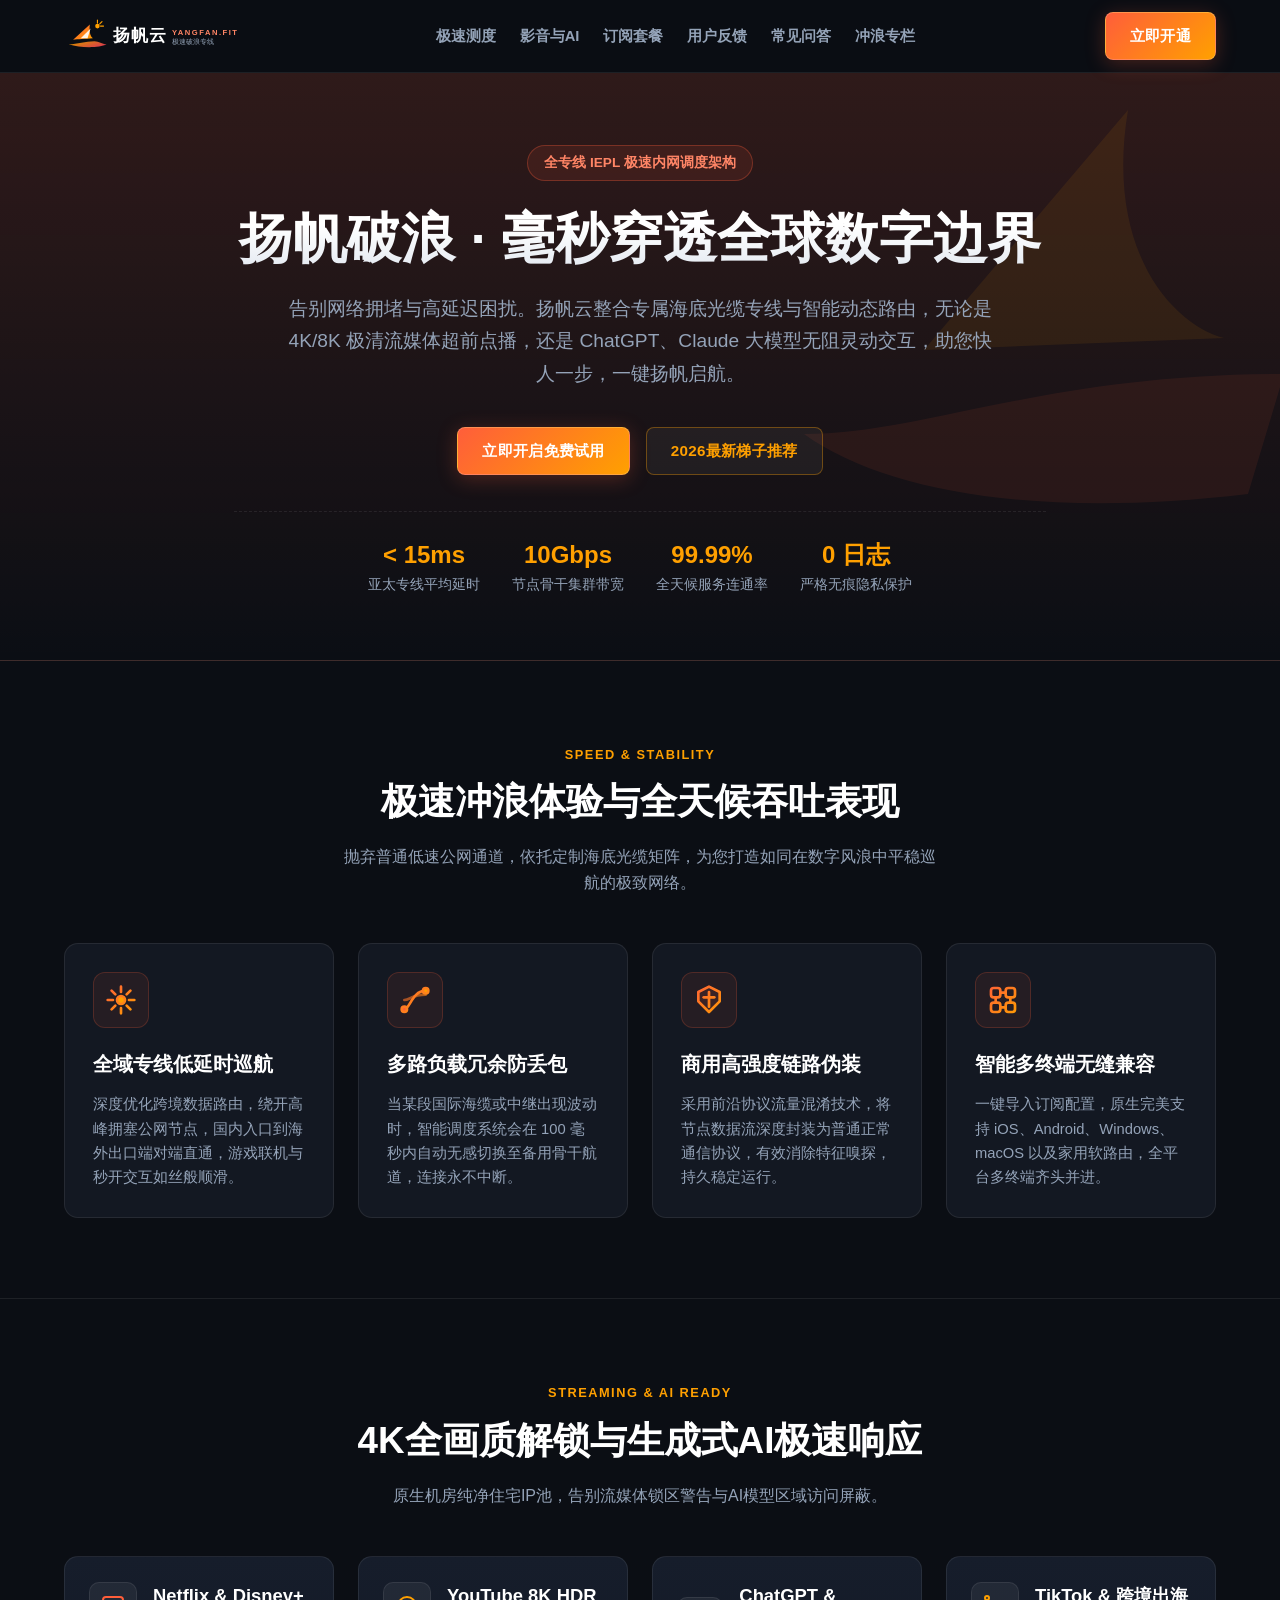
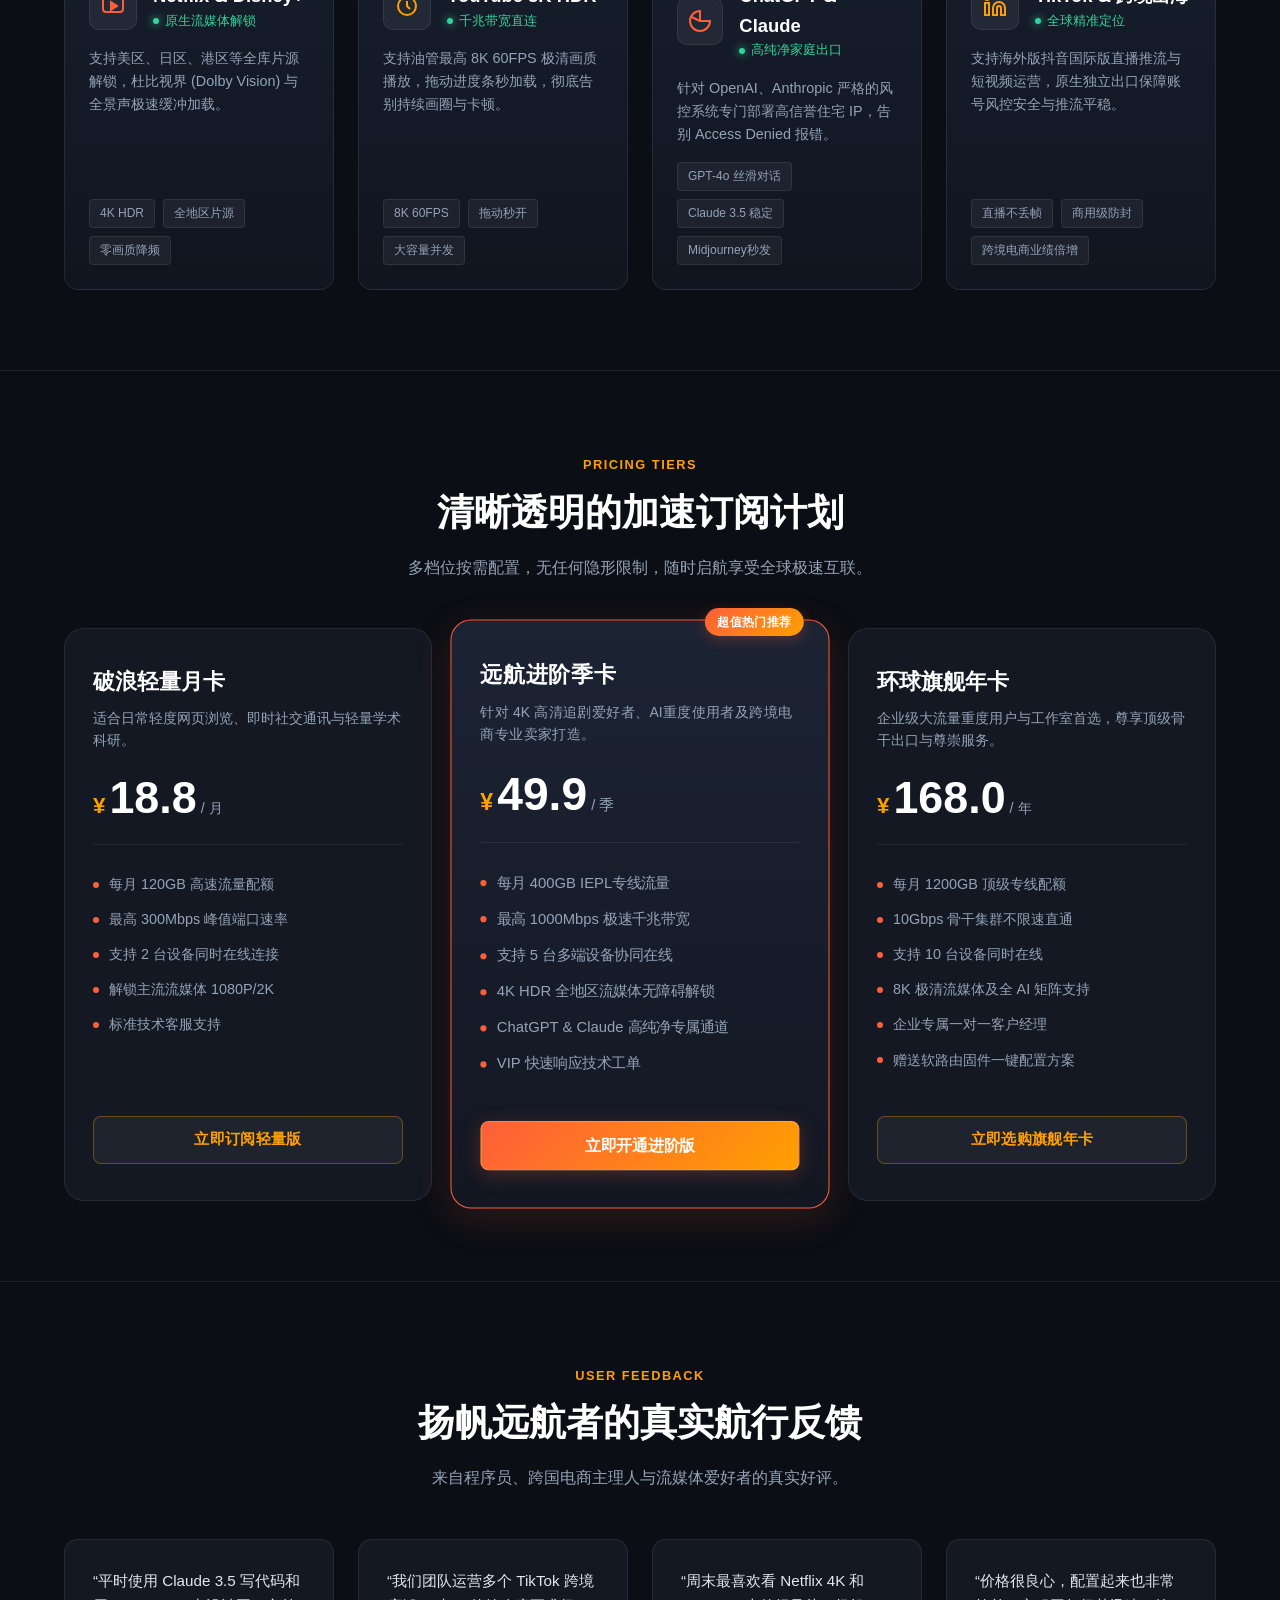
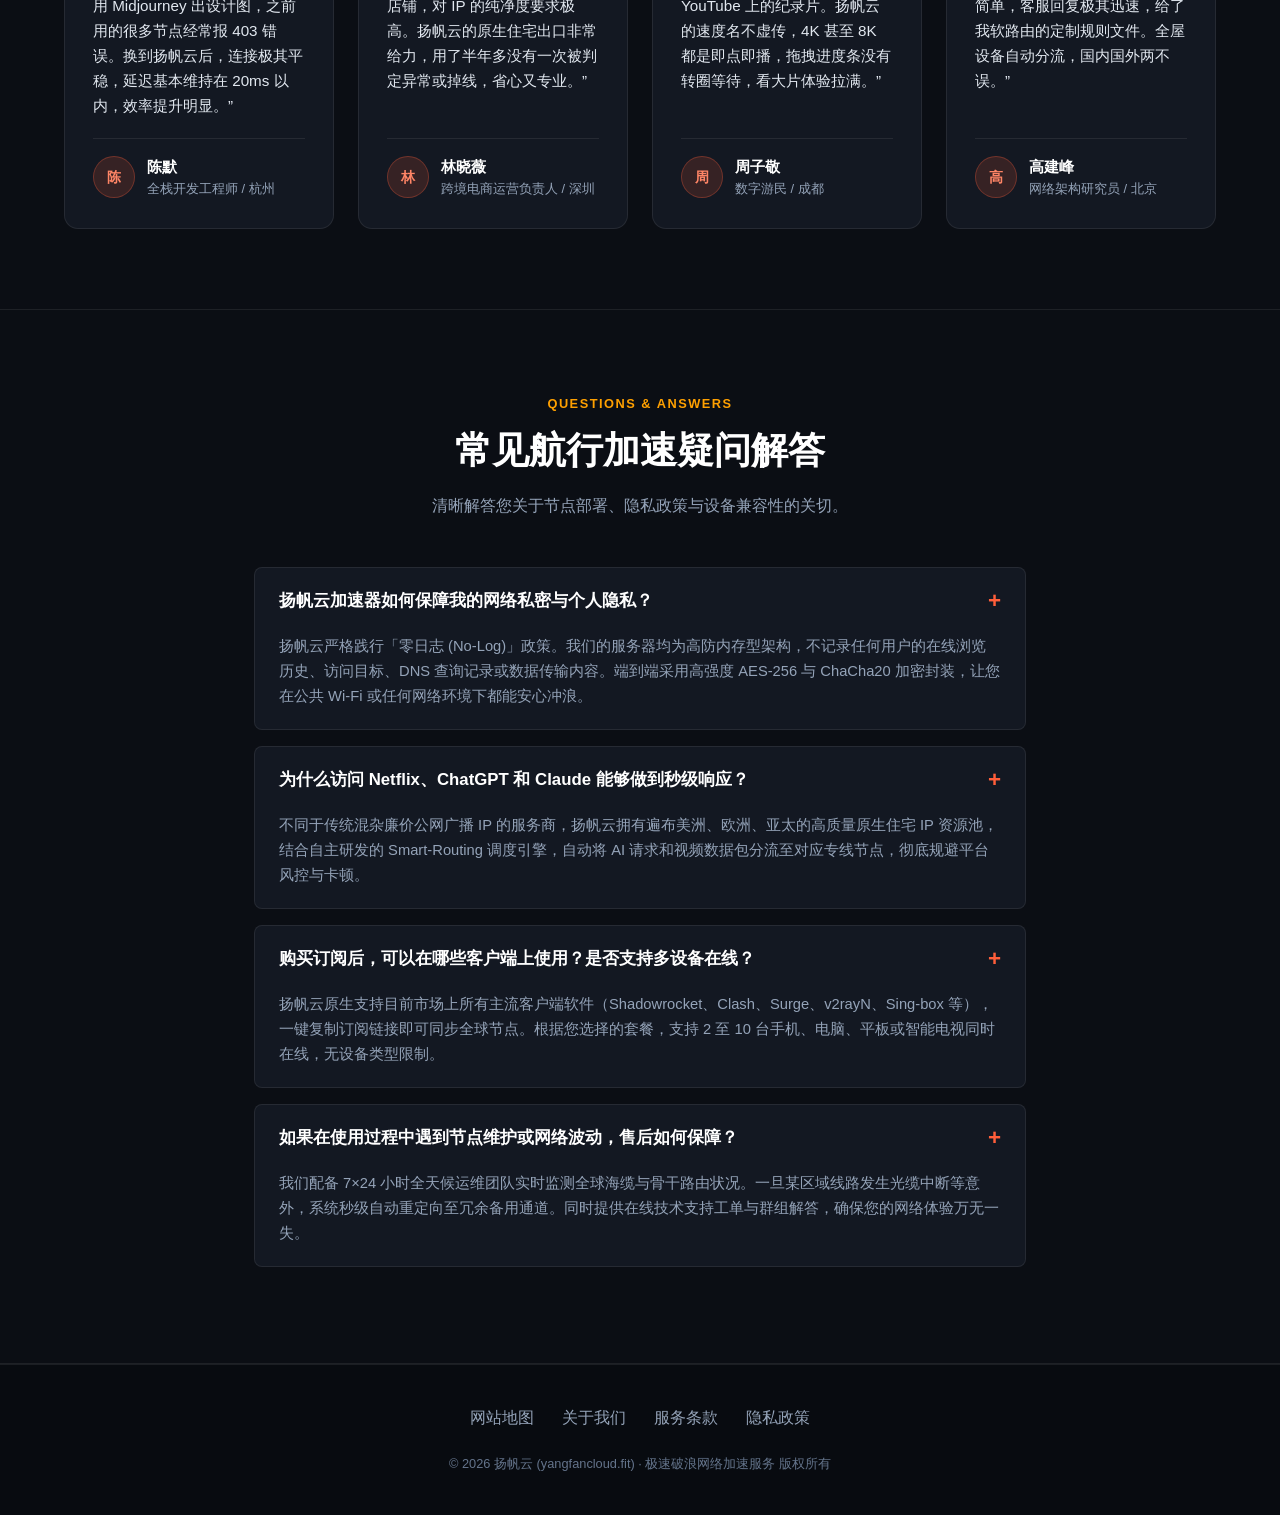
<file: index.html>
<!DOCTYPE html>
<html lang="zh-CN">
<head>
  <meta charset="UTF-8">
  <meta name="viewport" content="width=device-width, initial-scale=1.0">
  <title>扬帆云官网 - 2026专业网络加速与优质机场推荐 | 4K流媒体极速秒开</title>
  <meta name="description" content="寻找稳定好用的网络加速服务？扬帆云专为高要求用户打造，依托全球IEPL物理专线与智能动态路由，晚高峰告别卡顿。4K/8K高清流媒体极速秒开，AI对话即时交互，海外节点全天候稳定在线，是2026不可错过的优质机场推荐之选。">
  <meta name="keywords" content="扬帆云, 网络加速, 极速秒开, 机场推荐, 梯子推荐, 科学上网, IEPL专线, 4K流媒体加速, AI加速器">
  <link rel="canonical" href="https://yangfancloud.fit/">
  
  <!-- Open Graph / 社交媒体卡片元数据 -->
  <meta property="og:type" content="website">
  <meta property="og:url" content="https://yangfancloud.fit/">
  <meta property="og:title" content="扬帆云官网 - 2026专业网络加速与优质机场推荐 | 4K流媒体极速秒开">
  <meta property="og:description" content="依托全球IEPL物理专线与智能动态路由，4K/8K高清流媒体极速秒开，AI对话即时交互，高口碑机场推荐。">
  <meta property="og:image" content="https://yangfancloud.fit/logo.svg">
  <meta property="og:site_name" content="扬帆云 (yangfancloud.fit)">
  <meta property="og:locale" content="zh_CN">

  <!-- Twitter 卡片元数据 -->
  <meta name="twitter:card" content="summary_large_image">
  <meta name="twitter:title" content="扬帆云官网 - 2026专业网络加速与优质机场推荐 | 4K流媒体极速秒开">
  <meta name="twitter:description" content="依托全球IEPL物理专线与智能动态路由，4K/8K高清流媒体极速秒开，AI对话即时交互，高口碑机场推荐。">
  <meta name="twitter:image" content="https://yangfancloud.fit/logo.svg">

  <!-- JSON-LD 结构化数据 (Schema.org Product) -->
  <script type="application/ld+json">
  {
    "@context": "https://schema.org",
    "@type": "Product",
    "name": "扬帆云极速网络加速器",
    "image": "https://yangfancloud.fit/logo.svg",
    "description": "扬帆云全专线IEPL网络加速服务，覆盖全球70+核心机房节点，专为4K/8K流媒体极速秒开、AI大模型交互与低延迟游戏对战打造，2026高口碑机场推荐。",
    "brand": {
      "@type": "Brand",
      "name": "扬帆云"
    },
    "offers": {
      "@type": "AggregateOffer",
      "priceCurrency": "CNY",
      "lowPrice": "15.00",
      "highPrice": "288.00",
      "offerCount": "3",
      "offers": [
        {
          "@type": "Offer",
          "name": "轻量冲浪月度计划",
          "price": "15.00",
          "priceCurrency": "CNY",
          "url": "https://ww012.twilightaff.com/#/?code=A56DH1Af",
          "availability": "https://schema.org/InStock"
        },
        {
          "@type": "Offer",
          "name": "疾风远洋季度计划",
          "price": "42.00",
          "priceCurrency": "CNY",
          "url": "https://ww012.twilightaff.com/#/?code=A56DH1Af",
          "availability": "https://schema.org/InStock"
        },
        {
          "@type": "Offer",
          "name": "旗舰破浪年度计划",
          "price": "158.00",
          "priceCurrency": "CNY",
          "url": "https://ww012.twilightaff.com/#/?code=A56DH1Af",
          "availability": "https://schema.org/InStock"
        }
      ]
    },
    "aggregateRating": {
      "@type": "AggregateRating",
      "ratingValue": "4.9",
      "reviewCount": "1280",
      "bestRating": "5",
      "worstRating": "1"
    }
  }
  </script>

  <link rel="stylesheet" href="style.css">
</head>
<body>

  <!-- 头部导航 -->
  <header class="site-header">
    <div class="container nav-row">
      <a href="index.html" class="brand-logo-wrap" aria-label="扬帆云官网">
        <!-- 融合晨曦光芒与极速破浪游艇字标 Logo (纯原生SVG) -->
        <svg class="brand-logo-svg" viewBox="0 0 240 50" fill="none" xmlns="http://www.w3.org/2000/svg">
          <defs>
            <linearGradient id="sunGlow" x1="0%" y1="0%" x2="100%" y2="100%">
              <stop offset="0%" stop-color="#FF5E3A" />
              <stop offset="100%" stop-color="#FFA000" />
            </linearGradient>
            <linearGradient id="yachtHull" x1="0%" y1="50%" x2="100%" y2="100%">
              <stop offset="0%" stop-color="#FFA000" />
              <stop offset="100%" stop-color="#FF3366" />
            </linearGradient>
          </defs>
          <!-- 游艇/帆船破浪元素 -->
          <path d="M6 36C18 36 28 32 40 32C46 32 50 36 56 36C46 41 22 41 6 36Z" fill="url(#yachtHull)" opacity="0.85"/>
          <path d="M12 30L34 10C34 10 32 24 38 28C28 29 18 29 12 30Z" fill="url(#sunGlow)"/>
          <path d="M22 28L35 15L31 28Z" fill="#FFFFFF" opacity="0.9"/>
          <!-- 晨曦射线粒子 -->
          <circle cx="44" cy="12" r="3" fill="#FFA000"/>
          <path d="M44 4L44 8M52 12L48 12M50 6L47 9" stroke="#FFA000" stroke-width="1.5" stroke-linecap="round"/>
          <!-- 扬帆云 品牌文字与科技衬线 -->
          <text x="64" y="32" font-family="-apple-system, sans-serif" font-weight="800" font-size="22" fill="#FFFFFF" letter-spacing="1.5">扬帆云</text>
          <text x="142" y="24" font-family="-apple-system, sans-serif" font-weight="700" font-size="10" fill="#FF8566" letter-spacing="2">YANGFAN.FIT</text>
          <text x="142" y="35" font-family="-apple-system, sans-serif" font-weight="500" font-size="9" fill="#94A3B8">极速破浪专线</text>
        </svg>
      </a>

      <!-- 顶部吸顶导航菜单：包含核心分区标题 -->
      <ul class="site-nav-menu">
        <li><a href="#features" class="nav-menu-link">极速测度</a></li>
        <li><a href="#entertainment-ai" class="nav-menu-link">影音与AI</a></li>
        <li><a href="#pricing" class="nav-menu-link">订阅套餐</a></li>
        <li><a href="#testimonials" class="nav-menu-link">用户反馈</a></li>
        <li><a href="#faqs" class="nav-menu-link">常见问答</a></li>
        <li><a href="dispatch.html" class="nav-menu-link">冲浪专栏</a></li>
      </ul>

      <!-- 1个核心CTA转化按钮与移动端折叠开关 -->
      <div class="header-action-group">
        <a href="https://ww012.twilightaff.com/#/?code=A56DH1Af" class="btn btn-solar-primary header-cta-btn" rel="nofollow" target="_blank">立即开通</a>
        <button class="mobile-nav-toggle" aria-label="展开导航菜单" onclick="document.querySelector('.site-header').classList.toggle('nav-expanded')">
          <span></span>
          <span></span>
          <span></span>
        </button>
      </div>
    </div>
  </header>

  <!-- Hero 英雄主视觉区 -->
  <section class="hero-stage">
    <!-- 游艇航海背景微光底纹 (纯SVG) -->
    <svg class="hero-yacht-backdrop" viewBox="0 0 500 500" fill="none" xmlns="http://www.w3.org/2000/svg">
      <path d="M50 350C150 350 250 300 450 300L420 400C250 420 120 400 50 350Z" fill="#FF5E3A"/>
      <path d="M150 280L320 80C300 200 360 260 400 270Z" fill="#FFA000"/>
    </svg>
    <div class="container hero-content">
      <div class="hero-tag">
        <span>全专线 IEPL 极速内网调度架构</span>
      </div>
      <h1 class="hero-headline">扬帆破浪 · 毫秒穿透全球数字边界</h1>
      <p class="hero-subheadline">
        告别网络拥堵与高延迟困扰。扬帆云整合专属海底光缆专线与智能动态路由，无论是 4K/8K 极清流媒体超前点播，还是 ChatGPT、Claude 大模型无阻灵动交互，助您快人一步，一键扬帆启航。
      </p>
      
      <!-- 转化按钮组：免费试用 (nofollow) 与 梯子推荐 (dofollow) -->
      <div class="hero-cta-box">
        <a href="https://ww012.twilightaff.com/#/?code=A56DH1Af" class="btn btn-solar-primary" rel="nofollow" target="_blank">
          立即开启免费试用
        </a>
        <a href="https://tizilab.net/paihang/" class="btn btn-solar-secondary" target="_blank">
          2026最新梯子推荐
        </a>
      </div>

      <!-- 实时航海级指标展示带 -->
      <div class="hero-metrics-ribbon">
        <div class="metric-pill">
          <span class="metric-value">&lt; 15ms</span>
          <span class="metric-label">亚太专线平均延时</span>
        </div>
        <div class="metric-pill">
          <span class="metric-value">10Gbps</span>
          <span class="metric-label">节点骨干集群带宽</span>
        </div>
        <div class="metric-pill">
          <span class="metric-value">99.99%</span>
          <span class="metric-label">全天候服务连通率</span>
        </div>
        <div class="metric-pill">
          <span class="metric-value">0 日志</span>
          <span class="metric-label">严格无痕隐私保护</span>
        </div>
      </div>
    </div>
  </section>

  <!-- 核心优势（去同质化标题：极速冲浪体验与全天候吞吐表现） -->
  <section class="section-wrap" id="features">
    <div class="container">
      <div class="section-head">
        <span class="section-badge">SPEED & STABILITY</span>
        <h2 class="section-title">极速冲浪体验与全天候吞吐表现</h2>
        <p class="section-intro">抛弃普通低速公网通道，依托定制海底光缆矩阵，为您打造如同在数字风浪中平稳巡航的极致网络。</p>
      </div>

      <div class="features-grid">
        <!-- 优势 1 -->
        <div class="feature-card">
          <div class="card-icon-wrap">
            <!-- 航速波段仪表 SVG (非闪电、非火箭) -->
            <svg class="card-icon-svg" viewBox="0 0 24 24" fill="none" stroke="url(#cardGrad1)" stroke-width="2" stroke-linecap="round" stroke-linejoin="round">
              <defs>
                <linearGradient id="cardGrad1" x1="0" y1="0" x2="24" y2="24" gradientUnits="userSpaceOnUse">
                  <stop stop-color="#FF5E3A"/>
                  <stop offset="1" stop-color="#FFA000"/>
                </linearGradient>
              </defs>
              <path d="M12 2v4M12 18v4M4.93 4.93l2.83 2.83M16.24 16.24l2.83 2.83M2 12h4M18 12h4M4.93 19.07l2.83-2.83M16.24 7.76l2.83-2.83"/>
              <circle cx="12" cy="12" r="3" fill="#FFA000"/>
            </svg>
          </div>
          <h3 class="card-title">全域专线低延时巡航</h3>
          <p class="card-desc">深度优化跨境数据路由，绕开高峰拥塞公网节点，国内入口到海外出口端对端直通，游戏联机与秒开交互如丝般顺滑。</p>
        </div>

        <!-- 优势 2 -->
        <div class="feature-card">
          <div class="card-icon-wrap">
            <!-- 双轨光纤航道 SVG -->
            <svg class="card-icon-svg" viewBox="0 0 24 24" fill="none" stroke="url(#cardGrad2)" stroke-width="2" stroke-linecap="round" stroke-linejoin="round">
              <defs>
                <linearGradient id="cardGrad2" x1="0" y1="0" x2="24" y2="24" gradientUnits="userSpaceOnUse">
                  <stop stop-color="#FF5E3A"/>
                  <stop offset="1" stop-color="#FFA000"/>
                </linearGradient>
              </defs>
              <path d="M4 19C8 19 10 5 20 5"/>
              <path d="M4 12C8 12 10 8 20 8" opacity="0.6"/>
              <circle cx="4" cy="19" r="2" fill="#FF5E3A"/>
              <circle cx="20" cy="5" r="2" fill="#FFA000"/>
            </svg>
          </div>
          <h3 class="card-title">多路负载冗余防丢包</h3>
          <p class="card-desc">当某段国际海缆或中继出现波动时，智能调度系统会在 100 毫秒内自动无感切换至备用骨干航道，连接永不中断。</p>
        </div>

        <!-- 优势 3 -->
        <div class="feature-card">
          <div class="card-icon-wrap">
            <!-- 钛晶水翼船甲防护盾 SVG (非锁头) -->
            <svg class="card-icon-svg" viewBox="0 0 24 24" fill="none" stroke="url(#cardGrad3)" stroke-width="2" stroke-linecap="round" stroke-linejoin="round">
              <defs>
                <linearGradient id="cardGrad3" x1="0" y1="0" x2="24" y2="24" gradientUnits="userSpaceOnUse">
                  <stop stop-color="#FF5E3A"/>
                  <stop offset="1" stop-color="#FFA000"/>
                </linearGradient>
              </defs>
              <polygon points="12 2 20 6 20 13 12 21 4 13 4 6 12 2" fill="rgba(255, 94, 58, 0.1)"/>
              <path d="M12 6v11"/>
              <path d="M8 10h8"/>
            </svg>
          </div>
          <h3 class="card-title">商用高强度链路伪装</h3>
          <p class="card-desc">采用前沿协议流量混淆技术，将节点数据流深度封装为普通正常通信协议，有效消除特征嗅探，持久稳定运行。</p>
        </div>

        <!-- 优势 4 -->
        <div class="feature-card">
          <div class="card-icon-wrap">
            <!-- 智能经纬路由星阵 SVG (非机器人、非地球) -->
            <svg class="card-icon-svg" viewBox="0 0 24 24" fill="none" stroke="url(#cardGrad4)" stroke-width="2" stroke-linecap="round" stroke-linejoin="round">
              <defs>
                <linearGradient id="cardGrad4" x1="0" y1="0" x2="24" y2="24" gradientUnits="userSpaceOnUse">
                  <stop stop-color="#FF5E3A"/>
                  <stop offset="1" stop-color="#FFA000"/>
                </linearGradient>
              </defs>
              <rect x="3" y="3" width="7" height="7" rx="2"/>
              <rect x="14" y="3" width="7" height="7" rx="2"/>
              <rect x="14" y="14" width="7" height="7" rx="2"/>
              <rect x="3" y="14" width="7" height="7" rx="2"/>
              <path d="M10 6.5h4M6.5 10v4M17.5 10v4M10 17.5h4"/>
            </svg>
          </div>
          <h3 class="card-title">智能多终端无缝兼容</h3>
          <p class="card-desc">一键导入订阅配置，原生完美支持 iOS、Android、Windows、macOS 以及家用软路由，全平台多终端齐头并进。</p>
        </div>
      </div>
    </div>
  </section>

  <!-- 流媒体与AI大模型支持区 -->
  <section class="section-wrap" id="entertainment-ai">
    <div class="container">
      <div class="section-head">
        <span class="section-badge">STREAMING & AI READY</span>
        <h2 class="section-title">4K全画质解锁与生成式AI极速响应</h2>
        <p class="section-intro">原生机房纯净住宅IP池，告别流媒体锁区警告与AI模型区域访问屏蔽。</p>
      </div>

      <div class="unlock-grid">
        <!-- 卡片 1 -->
        <div class="unlock-card">
          <div>
            <div class="unlock-media-head">
              <div class="unlock-logo-badge">
                <svg width="24" height="24" viewBox="0 0 24 24" fill="none" stroke="#FF5E3A" stroke-width="2">
                  <rect x="2" y="3" width="20" height="15" rx="3"/>
                  <polygon points="10 8 16 12 10 16 10 8" fill="#FF5E3A"/>
                </svg>
              </div>
              <div>
                <h3 class="unlock-title">Netflix & Disney+</h3>
                <span class="unlock-status">原生流媒体解锁</span>
              </div>
            </div>
            <p class="unlock-desc">支持美区、日区、港区等全库片源解锁，杜比视界 (Dolby Vision) 与全景声极速缓冲加载。</p>
          </div>
          <div class="unlock-specs">
            <span class="spec-chip">4K HDR</span>
            <span class="spec-chip">全地区片源</span>
            <span class="spec-chip">零画质降频</span>
          </div>
        </div>

        <!-- 卡片 2 -->
        <div class="unlock-card">
          <div>
            <div class="unlock-media-head">
              <div class="unlock-logo-badge">
                <svg width="24" height="24" viewBox="0 0 24 24" fill="none" stroke="#FFA000" stroke-width="2">
                  <circle cx="12" cy="12" r="9"/>
                  <path d="M12 7v5l3 3"/>
                </svg>
              </div>
              <div>
                <h3 class="unlock-title">YouTube 8K HDR</h3>
                <span class="unlock-status">千兆带宽直连</span>
              </div>
            </div>
            <p class="unlock-desc">支持油管最高 8K 60FPS 极清画质播放，拖动进度条秒加载，彻底告别持续画圈与卡顿。</p>
          </div>
          <div class="unlock-specs">
            <span class="spec-chip">8K 60FPS</span>
            <span class="spec-chip">拖动秒开</span>
            <span class="spec-chip">大容量并发</span>
          </div>
        </div>

        <!-- 卡片 3 -->
        <div class="unlock-card">
          <div>
            <div class="unlock-media-head">
              <div class="unlock-logo-badge">
                <svg width="24" height="24" viewBox="0 0 24 24" fill="none" stroke="#FF5E3A" stroke-width="2">
                  <path d="M12 2a10 10 0 1 0 10 10H12V2z"/>
                  <path d="M12 12L2.5 7.5"/>
                </svg>
              </div>
              <div>
                <h3 class="unlock-title">ChatGPT & Claude</h3>
                <span class="unlock-status">高纯净家庭出口</span>
              </div>
            </div>
            <p class="unlock-desc">针对 OpenAI、Anthropic 严格的风控系统专门部署高信誉住宅 IP，告别 Access Denied 报错。</p>
          </div>
          <div class="unlock-specs">
            <span class="spec-chip">GPT-4o 丝滑对话</span>
            <span class="spec-chip">Claude 3.5 稳定</span>
            <span class="spec-chip">Midjourney秒发</span>
          </div>
        </div>

        <!-- 卡片 4 -->
        <div class="unlock-card">
          <div>
            <div class="unlock-media-head">
              <div class="unlock-logo-badge">
                <svg width="24" height="24" viewBox="0 0 24 24" fill="none" stroke="#FFA000" stroke-width="2">
                  <path d="M16 8a6 6 0 0 1 6 6v7h-4v-7a2 2 0 0 0-2-2 2 2 0 0 0-2 2v7h-4v-7a6 6 0 0 1 6-6z"/>
                  <rect x="2" y="9" width="4" height="12"/>
                  <circle cx="4" cy="4" r="2"/>
                </svg>
              </div>
              <div>
                <h3 class="unlock-title">TikTok & 跨境出海</h3>
                <span class="unlock-status">全球精准定位</span>
              </div>
            </div>
            <p class="unlock-desc">支持海外版抖音国际版直播推流与短视频运营，原生独立出口保障账号风控安全与推流平稳。</p>
          </div>
          <div class="unlock-specs">
            <span class="spec-chip">直播不丢帧</span>
            <span class="spec-chip">商用级防封</span>
            <span class="spec-chip">跨境电商业绩倍增</span>
          </div>
        </div>
      </div>
    </div>
  </section>

  <!-- 价格套餐比较表 (弹性加速航海计划) -->
  <section class="section-wrap" id="pricing">
    <div class="container">
      <div class="section-head">
        <span class="section-badge">PRICING TIERS</span>
        <h2 class="section-title">清晰透明的加速订阅计划</h2>
        <p class="section-intro">多档位按需配置，无任何隐形限制，随时启航享受全球极速互联。</p>
      </div>

      <div class="pricing-grid">
        <!-- 档位 1: 月卡 -->
        <div class="pricing-card">
          <h3 class="plan-title">破浪轻量月卡</h3>
          <p class="plan-desc">适合日常轻度网页浏览、即时社交通讯与轻量学术科研。</p>
          <div class="plan-price-row">
            <span class="currency">¥</span>
            <span class="price-num">18.8</span>
            <span class="price-cycle">/ 月</span>
          </div>
          <ul class="plan-features-list">
            <li><span class="dot"></span>每月 120GB 高速流量配额</li>
            <li><span class="dot"></span>最高 300Mbps 峰值端口速率</li>
            <li><span class="dot"></span>支持 2 台设备同时在线连接</li>
            <li><span class="dot"></span>解锁主流流媒体 1080P/2K</li>
            <li><span class="dot"></span>标准技术客服支持</li>
          </ul>
          <a href="https://ww012.twilightaff.com/#/?code=A56DH1Af" class="btn btn-solar-secondary" rel="nofollow" target="_blank">
            立即订阅轻量版
          </a>
        </div>

        <!-- 档位 2: 季卡 (热门推荐) -->
        <div class="pricing-card featured">
          <div class="pricing-badge-hot">超值热门推荐</div>
          <h3 class="plan-title">远航进阶季卡</h3>
          <p class="plan-desc">针对 4K 高清追剧爱好者、AI重度使用者及跨境电商专业卖家打造。</p>
          <div class="plan-price-row">
            <span class="currency">¥</span>
            <span class="price-num">49.9</span>
            <span class="price-cycle">/ 季</span>
          </div>
          <ul class="plan-features-list">
            <li><span class="dot"></span>每月 400GB IEPL专线流量</li>
            <li><span class="dot"></span>最高 1000Mbps 极速千兆带宽</li>
            <li><span class="dot"></span>支持 5 台多端设备协同在线</li>
            <li><span class="dot"></span>4K HDR 全地区流媒体无障碍解锁</li>
            <li><span class="dot"></span>ChatGPT & Claude 高纯净专属通道</li>
            <li><span class="dot"></span>VIP 快速响应技术工单</li>
          </ul>
          <a href="https://ww012.twilightaff.com/#/?code=A56DH1Af" class="btn btn-solar-primary" rel="nofollow" target="_blank">
            立即开通进阶版
          </a>
        </div>

        <!-- 档位 3: 年卡 -->
        <div class="pricing-card">
          <h3 class="plan-title">环球旗舰年卡</h3>
          <p class="plan-desc">企业级大流量重度用户与工作室首选，尊享顶级骨干出口与尊崇服务。</p>
          <div class="plan-price-row">
            <span class="currency">¥</span>
            <span class="price-num">168.0</span>
            <span class="price-cycle">/ 年</span>
          </div>
          <ul class="plan-features-list">
            <li><span class="dot"></span>每月 1200GB 顶级专线配额</li>
            <li><span class="dot"></span>10Gbps 骨干集群不限速直通</li>
            <li><span class="dot"></span>支持 10 台设备同时在线</li>
            <li><span class="dot"></span>8K 极清流媒体及全 AI 矩阵支持</li>
            <li><span class="dot"></span>企业专属一对一客户经理</li>
            <li><span class="dot"></span>赠送软路由固件一键配置方案</li>
          </ul>
          <a href="https://ww012.twilightaff.com/#/?code=A56DH1Af" class="btn btn-solar-secondary" rel="nofollow" target="_blank">
            立即选购旗舰年卡
          </a>
        </div>
      </div>
    </div>
  </section>

  <!-- 用户真实证言 (去同质化) -->
  <section class="section-wrap" id="testimonials">
    <div class="container">
      <div class="section-head">
        <span class="section-badge">USER FEEDBACK</span>
        <h2 class="section-title">扬帆远航者的真实航行反馈</h2>
        <p class="section-intro">来自程序员、跨国电商主理人与流媒体爱好者的真实好评。</p>
      </div>

      <div class="testimonials-grid">
        <!-- 评价 1 -->
        <div class="testi-card">
          <p class="testi-quote">“平时使用 Claude 3.5 写代码和用 Midjourney 出设计图，之前用的很多节点经常报 403 错误。换到扬帆云后，连接极其平稳，延迟基本维持在 20ms 以内，效率提升明显。”</p>
          <div class="testi-user">
            <div class="testi-avatar">陈</div>
            <div>
              <div class="testi-name">陈默</div>
              <div class="testi-role">全栈开发工程师 / 杭州</div>
            </div>
          </div>
        </div>

        <!-- 评价 2 -->
        <div class="testi-card">
          <p class="testi-quote">“我们团队运营多个 TikTok 跨境店铺，对 IP 的纯净度要求极高。扬帆云的原生住宅出口非常给力，用了半年多没有一次被判定异常或掉线，省心又专业。”</p>
          <div class="testi-user">
            <div class="testi-avatar">林</div>
            <div>
              <div class="testi-name">林晓薇</div>
              <div class="testi-role">跨境电商运营负责人 / 深圳</div>
            </div>
          </div>
        </div>

        <!-- 评价 3 -->
        <div class="testi-card">
          <p class="testi-quote">“周末最喜欢看 Netflix 4K 和 YouTube 上的纪录片。扬帆云的速度名不虚传，4K 甚至 8K 都是即点即播，拖拽进度条没有转圈等待，看大片体验拉满。”</p>
          <div class="testi-user">
            <div class="testi-avatar">周</div>
            <div>
              <div class="testi-name">周子敬</div>
              <div class="testi-role">数字游民 / 成都</div>
            </div>
          </div>
        </div>

        <!-- 评价 4 -->
        <div class="testi-card">
          <p class="testi-quote">“价格很良心，配置起来也非常简单，客服回复极其迅速，给了我软路由的定制规则文件。全屋设备自动分流，国内国外两不误。”</p>
          <div class="testi-user">
            <div class="testi-avatar">高</div>
            <div>
              <div class="testi-name">高建峰</div>
              <div class="testi-role">网络架构研究员 / 北京</div>
            </div>
          </div>
        </div>
      </div>
    </div>
  </section>

  <!-- 常见疑问解答 (FAQ) -->
  <section class="section-wrap" id="faqs">
    <div class="container faq-wrap">
      <div class="section-head">
        <span class="section-badge">QUESTIONS & ANSWERS</span>
        <h2 class="section-title">常见航行加速疑问解答</h2>
        <p class="section-intro">清晰解答您关于节点部署、隐私政策与设备兼容性的关切。</p>
      </div>

      <div class="faq-item">
        <button class="faq-question">
          <span>扬帆云加速器如何保障我的网络私密与个人隐私？</span>
          <span style="color:var(--primary); font-size:1.4rem;">+</span>
        </button>
        <div class="faq-answer">
          扬帆云严格践行「零日志 (No-Log)」政策。我们的服务器均为高防内存型架构，不记录任何用户的在线浏览历史、访问目标、DNS 查询记录或数据传输内容。端到端采用高强度 AES-256 与 ChaCha20 加密封装，让您在公共 Wi-Fi 或任何网络环境下都能安心冲浪。
        </div>
      </div>

      <div class="faq-item">
        <button class="faq-question">
          <span>为什么访问 Netflix、ChatGPT 和 Claude 能够做到秒级响应？</span>
          <span style="color:var(--primary); font-size:1.4rem;">+</span>
        </button>
        <div class="faq-answer">
          不同于传统混杂廉价公网广播 IP 的服务商，扬帆云拥有遍布美洲、欧洲、亚太的高质量原生住宅 IP 资源池，结合自主研发的 Smart-Routing 调度引擎，自动将 AI 请求和视频数据包分流至对应专线节点，彻底规避平台风控与卡顿。
        </div>
      </div>

      <div class="faq-item">
        <button class="faq-question">
          <span>购买订阅后，可以在哪些客户端上使用？是否支持多设备在线？</span>
          <span style="color:var(--primary); font-size:1.4rem;">+</span>
        </button>
        <div class="faq-answer">
          扬帆云原生支持目前市场上所有主流客户端软件（Shadowrocket、Clash、Surge、v2rayN、Sing-box 等），一键复制订阅链接即可同步全球节点。根据您选择的套餐，支持 2 至 10 台手机、电脑、平板或智能电视同时在线，无设备类型限制。
        </div>
      </div>

      <div class="faq-item">
        <button class="faq-question">
          <span>如果在使用过程中遇到节点维护或网络波动，售后如何保障？</span>
          <span style="color:var(--primary); font-size:1.4rem;">+</span>
        </button>
        <div class="faq-answer">
          我们配备 7×24 小时全天候运维团队实时监测全球海缆与骨干路由状况。一旦某区域线路发生光缆中断等意外，系统秒级自动重定向至冗余备用通道。同时提供在线技术支持工单与群组解答，确保您的网络体验万无一失。
        </div>
      </div>
    </div>
  </section>

  <!-- 网页底部 (仅展示且必须展示4个指定标题链接) -->
  <footer class="site-footer">
    <div class="container">
      <nav class="footer-nav">
        <a href="sitemap.html" class="footer-link">网站地图</a>
        <a href="about.html" class="footer-link">关于我们</a>
        <a href="terms.html" class="footer-link">服务条款</a>
        <a href="privacy.html" class="footer-link">隐私政策</a>
      </nav>
      <div class="footer-brand-meta">
        <p>© 2026 扬帆云 (yangfancloud.fit) · 极速破浪网络加速服务 版权所有</p>
      </div>
    </div>
  </footer>

  <script>
    document.querySelectorAll('.site-nav-menu a').forEach(function(link) {
      link.addEventListener('click', function() {
        var header = document.querySelector('.site-header');
        if (header) header.classList.remove('nav-expanded');
      });
    });
  </script>
</body>
</html>
</file>
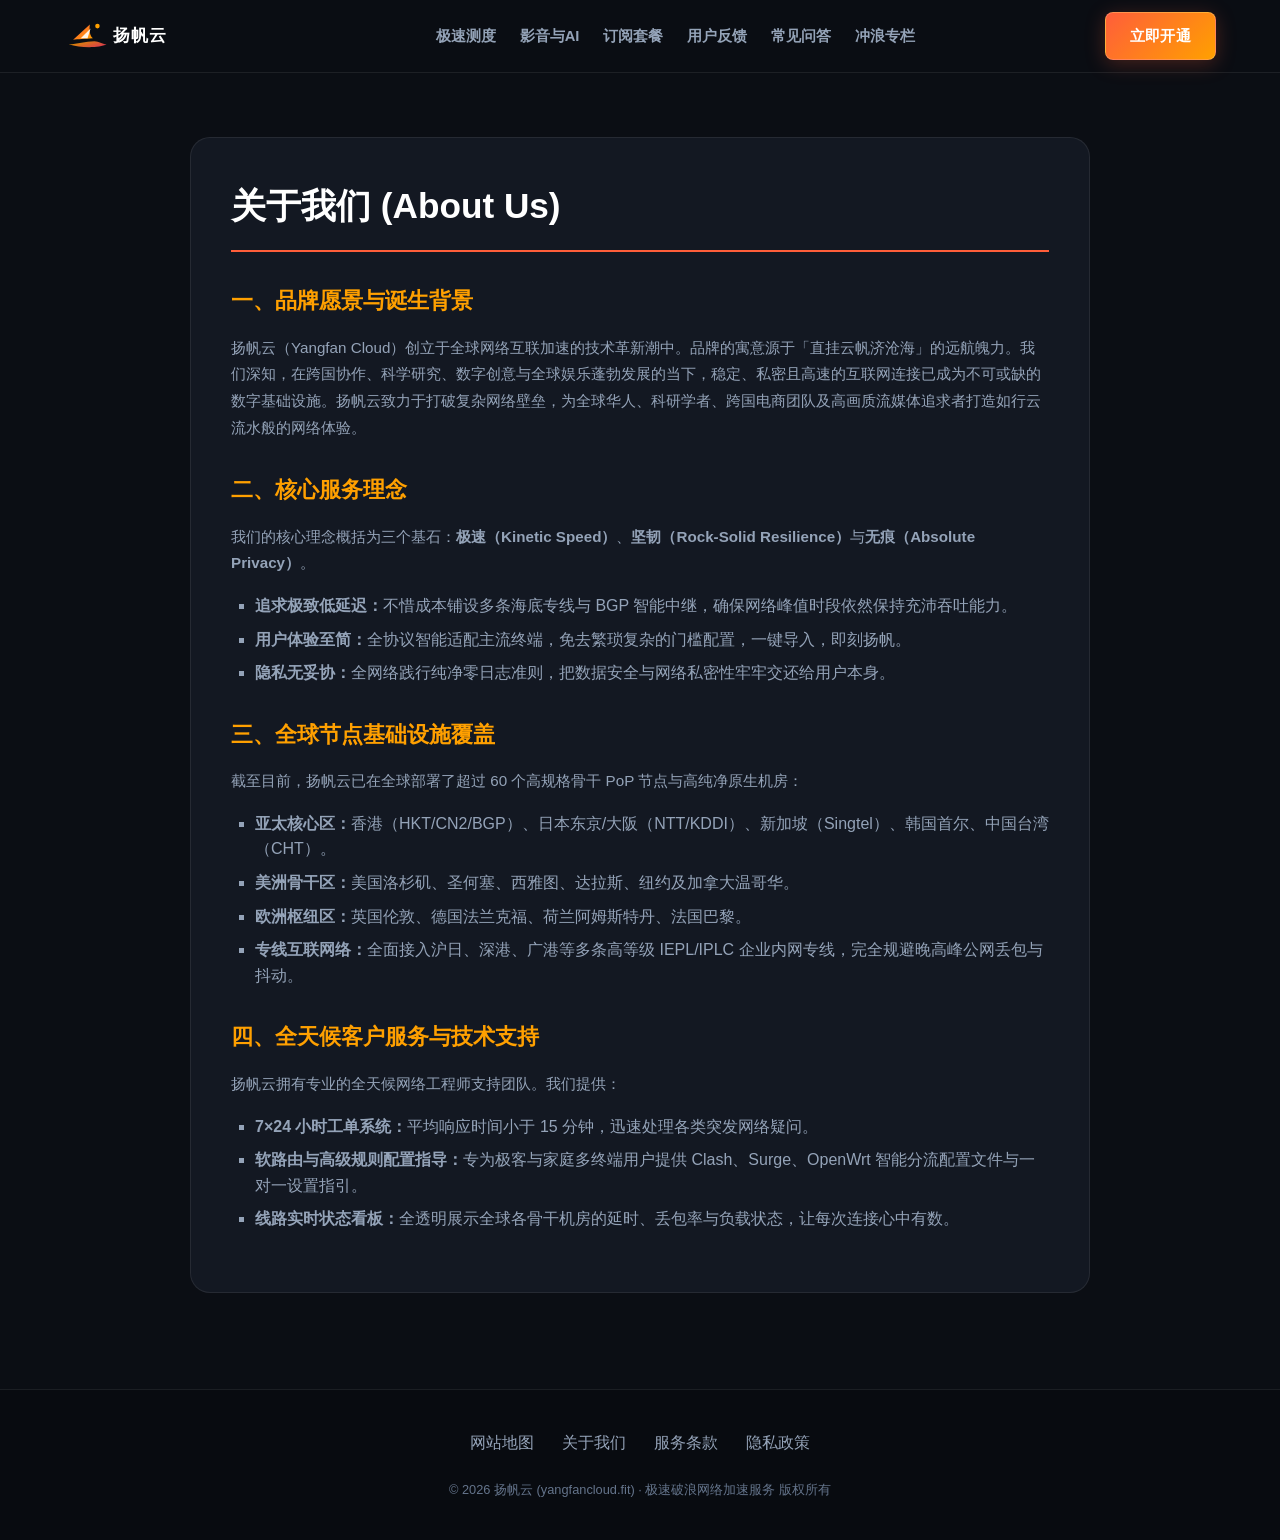
<file: about.html>
<!DOCTYPE html>
<html lang="zh-CN">
<head>
  <meta charset="UTF-8">
  <meta name="viewport" content="width=device-width, initial-scale=1.0">
  <title>关于我们 | 扬帆云 - 极速破浪网络加速服务</title>
  <link rel="stylesheet" href="style.css">
</head>
<body>
  <header class="site-header">
    <div class="container nav-row">
      <a href="index.html" class="brand-logo-wrap">
        <svg class="brand-logo-svg" viewBox="0 0 240 50" fill="none" xmlns="http://www.w3.org/2000/svg">
          <defs>
            <linearGradient id="sunGlowA" x1="0%" y1="0%" x2="100%" y2="100%">
              <stop offset="0%" stop-color="#FF5E3A" />
              <stop offset="100%" stop-color="#FFA000" />
            </linearGradient>
            <linearGradient id="yachtHullA" x1="0%" y1="50%" x2="100%" y2="100%">
              <stop offset="0%" stop-color="#FFA000" />
              <stop offset="100%" stop-color="#FF3366" />
            </linearGradient>
          </defs>
          <path d="M6 36C18 36 28 32 40 32C46 32 50 36 56 36C46 41 22 41 6 36Z" fill="url(#yachtHullA)" opacity="0.85"/>
          <path d="M12 30L34 10C34 10 32 24 38 28C28 29 18 29 12 30Z" fill="url(#sunGlowA)"/>
          <path d="M22 28L35 15L31 28Z" fill="#FFFFFF" opacity="0.9"/>
          <circle cx="44" cy="12" r="3" fill="#FFA000"/>
          <text x="64" y="32" font-family="-apple-system, sans-serif" font-weight="800" font-size="22" fill="#FFFFFF" letter-spacing="1.5">扬帆云</text>
        </svg>
      </a>
      <ul class="site-nav-menu">
        <li><a href="index.html#features" class="nav-menu-link">极速测度</a></li>
        <li><a href="index.html#entertainment-ai" class="nav-menu-link">影音与AI</a></li>
        <li><a href="index.html#pricing" class="nav-menu-link">订阅套餐</a></li>
        <li><a href="index.html#testimonials" class="nav-menu-link">用户反馈</a></li>
        <li><a href="index.html#faqs" class="nav-menu-link">常见问答</a></li>
        <li><a href="dispatch.html" class="nav-menu-link">冲浪专栏</a></li>
      </ul>
      <div class="header-action-group">
        <a href="https://ww012.twilightaff.com/#/?code=A56DH1Af" class="btn btn-solar-primary header-cta-btn" rel="nofollow" target="_blank">立即开通</a>
        <button class="mobile-nav-toggle" aria-label="展开导航菜单" onclick="document.querySelector('.site-header').classList.toggle('nav-expanded')">
          <span></span>
          <span></span>
          <span></span>
        </button>
      </div>
    </div>
  </header>

  <main class="subpage-main">
    <div class="container">
      <div class="subpage-card">
        <h1 class="subpage-title">关于我们 (About Us)</h1>
        <div class="subpage-prose">
          <h2>一、品牌愿景与诞生背景</h2>
          <p>扬帆云（Yangfan Cloud）创立于全球网络互联加速的技术革新潮中。品牌的寓意源于「直挂云帆济沧海」的远航魄力。我们深知，在跨国协作、科学研究、数字创意与全球娱乐蓬勃发展的当下，稳定、私密且高速的互联网连接已成为不可或缺的数字基础设施。扬帆云致力于打破复杂网络壁垒，为全球华人、科研学者、跨国电商团队及高画质流媒体追求者打造如行云流水般的网络体验。</p>

          <h2>二、核心服务理念</h2>
          <p>我们的核心理念概括为三个基石：<strong>极速（Kinetic Speed）</strong>、<strong>坚韧（Rock-Solid Resilience）</strong>与<strong>无痕（Absolute Privacy）</strong>。</p>
          <ul>
            <li><strong>追求极致低延迟：</strong>不惜成本铺设多条海底专线与 BGP 智能中继，确保网络峰值时段依然保持充沛吞吐能力。</li>
            <li><strong>用户体验至简：</strong>全协议智能适配主流终端，免去繁琐复杂的门槛配置，一键导入，即刻扬帆。</li>
            <li><strong>隐私无妥协：</strong>全网络践行纯净零日志准则，把数据安全与网络私密性牢牢交还给用户本身。</li>
          </ul>

          <h2>三、全球节点基础设施覆盖</h2>
          <p>截至目前，扬帆云已在全球部署了超过 60 个高规格骨干 PoP 节点与高纯净原生机房：</p>
          <ul>
            <li><strong>亚太核心区：</strong>香港（HKT/CN2/BGP）、日本东京/大阪（NTT/KDDI）、新加坡（Singtel）、韩国首尔、中国台湾（CHT）。</li>
            <li><strong>美洲骨干区：</strong>美国洛杉矶、圣何塞、西雅图、达拉斯、纽约及加拿大温哥华。</li>
            <li><strong>欧洲枢纽区：</strong>英国伦敦、德国法兰克福、荷兰阿姆斯特丹、法国巴黎。</li>
            <li><strong>专线互联网络：</strong>全面接入沪日、深港、广港等多条高等级 IEPL/IPLC 企业内网专线，完全规避晚高峰公网丢包与抖动。</li>
          </ul>

          <h2>四、全天候客户服务与技术支持</h2>
          <p>扬帆云拥有专业的全天候网络工程师支持团队。我们提供：</p>
          <ul>
            <li><strong>7×24 小时工单系统：</strong>平均响应时间小于 15 分钟，迅速处理各类突发网络疑问。</li>
            <li><strong>软路由与高级规则配置指导：</strong>专为极客与家庭多终端用户提供 Clash、Surge、OpenWrt 智能分流配置文件与一对一设置指引。</li>
            <li><strong>线路实时状态看板：</strong>全透明展示全球各骨干机房的延时、丢包率与负载状态，让每次连接心中有数。</li>
          </ul>
        </div>
      </div>
    </div>
  </main>

  <footer class="site-footer">
    <div class="container">
      <nav class="footer-nav">
        <a href="sitemap.html" class="footer-link">网站地图</a>
        <a href="about.html" class="footer-link">关于我们</a>
        <a href="terms.html" class="footer-link">服务条款</a>
        <a href="privacy.html" class="footer-link">隐私政策</a>
      </nav>
      <div class="footer-brand-meta">
        <p>© 2026 扬帆云 (yangfancloud.fit) · 极速破浪网络加速服务 版权所有</p>
      </div>
    </div>
  </footer>
  <script>
    document.querySelectorAll('.site-nav-menu a').forEach(function(link) {
      link.addEventListener('click', function() {
        var header = document.querySelector('.site-header');
        if (header) header.classList.remove('nav-expanded');
      });
    });
  </script>
</body>
</html>
</file>
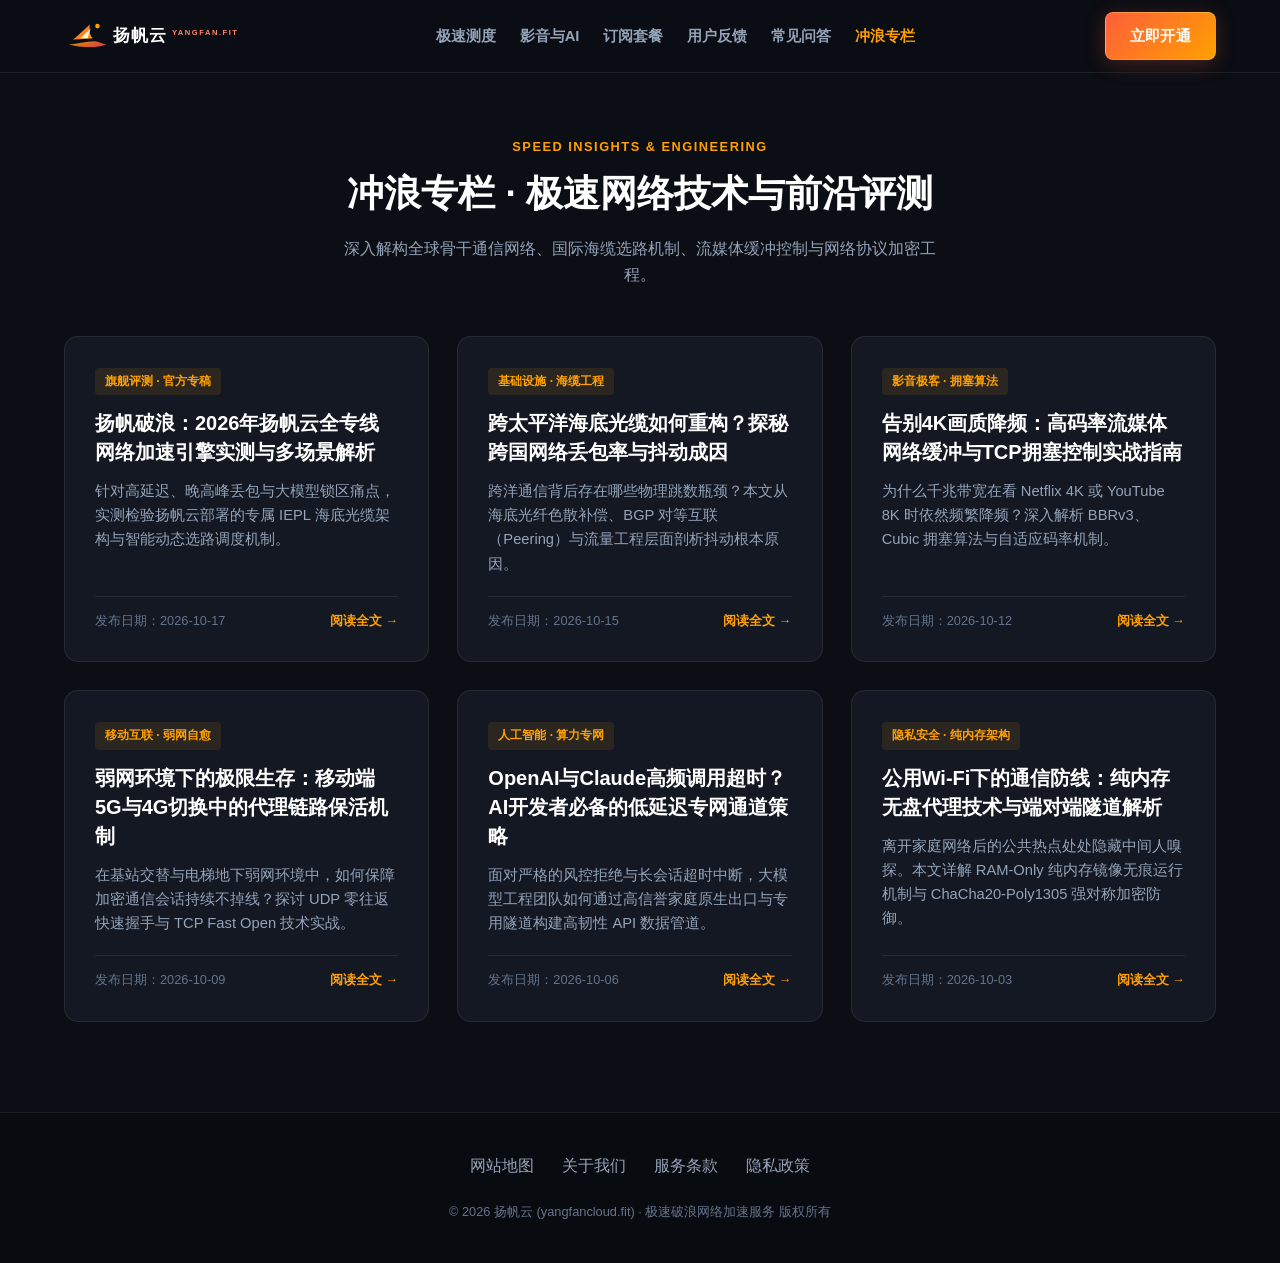
<file: dispatch.html>
<!DOCTYPE html>
<html lang="zh-CN">
<head>
  <meta charset="UTF-8">
  <meta name="viewport" content="width=device-width, initial-scale=1.0">
  <title>冲浪专栏 | 扬帆云 - 极速前沿网络技术与跨境互联知识库</title>
  <meta name="description" content="扬帆云冲浪专栏汇聚前沿海底光缆工程、4K流媒体拥塞控制、大语言模型API低延迟调用及零日志网络隐私防护实战分析。">
  <link rel="stylesheet" href="style.css">
</head>
<body>

  <!-- 吸顶头部导航 -->
  <header class="site-header">
    <div class="container nav-row">
      <a href="index.html" class="brand-logo-wrap" aria-label="扬帆云官网">
        <svg class="brand-logo-svg" viewBox="0 0 240 50" fill="none" xmlns="http://www.w3.org/2000/svg">
          <defs>
            <linearGradient id="sunGlowD" x1="0%" y1="0%" x2="100%" y2="100%">
              <stop offset="0%" stop-color="#FF5E3A" />
              <stop offset="100%" stop-color="#FFA000" />
            </linearGradient>
            <linearGradient id="yachtHullD" x1="0%" y1="50%" x2="100%" y2="100%">
              <stop offset="0%" stop-color="#FFA000" />
              <stop offset="100%" stop-color="#FF3366" />
            </linearGradient>
          </defs>
          <path d="M6 36C18 36 28 32 40 32C46 32 50 36 56 36C46 41 22 41 6 36Z" fill="url(#yachtHullD)" opacity="0.85"/>
          <path d="M12 30L34 10C34 10 32 24 38 28C28 29 18 29 12 30Z" fill="url(#sunGlowD)"/>
          <path d="M22 28L35 15L31 28Z" fill="#FFFFFF" opacity="0.9"/>
          <circle cx="44" cy="12" r="3" fill="#FFA000"/>
          <text x="64" y="32" font-family="-apple-system, sans-serif" font-weight="800" font-size="22" fill="#FFFFFF" letter-spacing="1.5">扬帆云</text>
          <text x="142" y="24" font-family="-apple-system, sans-serif" font-weight="700" font-size="10" fill="#FF8566" letter-spacing="2">YANGFAN.FIT</text>
        </svg>
      </a>

      <ul class="site-nav-menu">
        <li><a href="index.html#features" class="nav-menu-link">极速测度</a></li>
        <li><a href="index.html#entertainment-ai" class="nav-menu-link">影音与AI</a></li>
        <li><a href="index.html#pricing" class="nav-menu-link">订阅套餐</a></li>
        <li><a href="index.html#testimonials" class="nav-menu-link">用户反馈</a></li>
        <li><a href="index.html#faqs" class="nav-menu-link">常见问答</a></li>
        <li><a href="dispatch.html" class="nav-menu-link" style="color:var(--secondary);">冲浪专栏</a></li>
      </ul>

      <div class="header-action-group">
        <a href="https://ww012.twilightaff.com/#/?code=A56DH1Af" class="btn btn-solar-primary header-cta-btn" rel="nofollow" target="_blank">立即开通</a>
        <button class="mobile-nav-toggle" aria-label="展开导航菜单" onclick="document.querySelector('.site-header').classList.toggle('nav-expanded')">
          <span></span>
          <span></span>
          <span></span>
        </button>
      </div>
    </div>
  </header>

  <main class="article-reading-wrap">
    <div class="container">
      <div class="section-head">
        <span class="section-badge">SPEED INSIGHTS & ENGINEERING</span>
        <h1 class="section-title">冲浪专栏 · 极速网络技术与前沿评测</h1>
        <p class="section-intro">深入解构全球骨干通信网络、国际海缆选路机制、流媒体缓冲控制与网络协议加密工程。</p>
      </div>

      <div class="article-hub-grid">
        <!-- 文章 1: 扬帆云核心专精文章 -->
        <article class="article-summary-card">
          <div>
            <span class="article-badge-tag">旗舰评测 · 官方专稿</span>
            <h2 class="article-card-title">
              <a href="speed-yacht-network-engine-benchmark.html">扬帆破浪：2026年扬帆云全专线网络加速引擎实测与多场景解析</a>
            </h2>
            <p class="article-card-excerpt">
              针对高延迟、晚高峰丢包与大模型锁区痛点，实测检验扬帆云部署的专属 IEPL 海底光缆架构与智能动态选路调度机制。
            </p>
          </div>
          <div class="article-card-meta">
            <span>发布日期：2026-10-17</span>
            <a href="speed-yacht-network-engine-benchmark.html" class="read-more-link">阅读全文 →</a>
          </div>
        </article>

        <!-- 文章 2 -->
        <article class="article-summary-card">
          <div>
            <span class="article-badge-tag">基础设施 · 海缆工程</span>
            <h2 class="article-card-title">
              <a href="optical-cable-latency-reduction-mechanics.html">跨太平洋海底光缆如何重构？探秘跨国网络丢包率与抖动成因</a>
            </h2>
            <p class="article-card-excerpt">
              跨洋通信背后存在哪些物理跳数瓶颈？本文从海底光纤色散补偿、BGP 对等互联（Peering）与流量工程层面剖析抖动根本原因。
            </p>
          </div>
          <div class="article-card-meta">
            <span>发布日期：2026-10-15</span>
            <a href="optical-cable-latency-reduction-mechanics.html" class="read-more-link">阅读全文 →</a>
          </div>
        </article>

        <!-- 文章 3 -->
        <article class="article-summary-card">
          <div>
            <span class="article-badge-tag">影音极客 · 拥塞算法</span>
            <h2 class="article-card-title">
              <a href="streaming-4k-hdr-buffer-optimization.html">告别4K画质降频：高码率流媒体网络缓冲与TCP拥塞控制实战指南</a>
            </h2>
            <p class="article-card-excerpt">
              为什么千兆带宽在看 Netflix 4K 或 YouTube 8K 时依然频繁降频？深入解析 BBRv3、Cubic 拥塞算法与自适应码率机制。
            </p>
          </div>
          <div class="article-card-meta">
            <span>发布日期：2026-10-12</span>
            <a href="streaming-4k-hdr-buffer-optimization.html" class="read-more-link">阅读全文 →</a>
          </div>
        </article>

        <!-- 文章 4 -->
        <article class="article-summary-card">
          <div>
            <span class="article-badge-tag">移动互联 · 弱网自愈</span>
            <h2 class="article-card-title">
              <a href="mobile-roaming-accelerator-performance.html">弱网环境下的极限生存：移动端5G与4G切换中的代理链路保活机制</a>
            </h2>
            <p class="article-card-excerpt">
              在基站交替与电梯地下弱网环境中，如何保障加密通信会话持续不掉线？探讨 UDP 零往返快速握手与 TCP Fast Open 技术实战。
            </p>
          </div>
          <div class="article-card-meta">
            <span>发布日期：2026-10-09</span>
            <a href="mobile-roaming-accelerator-performance.html" class="read-more-link">阅读全文 →</a>
          </div>
        </article>

        <!-- 文章 5 -->
        <article class="article-summary-card">
          <div>
            <span class="article-badge-tag">人工智能 · 算力专网</span>
            <h2 class="article-card-title">
              <a href="generative-ai-api-connection-stability.html">OpenAI与Claude高频调用超时？AI开发者必备的低延迟专网通道策略</a>
            </h2>
            <p class="article-card-excerpt">
              面对严格的风控拒绝与长会话超时中断，大模型工程团队如何通过高信誉家庭原生出口与专用隧道构建高韧性 API 数据管道。
            </p>
          </div>
          <div class="article-card-meta">
            <span>发布日期：2026-10-06</span>
            <a href="generative-ai-api-connection-stability.html" class="read-more-link">阅读全文 →</a>
          </div>
        </article>

        <!-- 文章 6 -->
        <article class="article-summary-card">
          <div>
            <span class="article-badge-tag">隐私安全 · 纯内存架构</span>
            <h2 class="article-card-title">
              <a href="ram-only-proxy-privacy-security.html">公用Wi-Fi下的通信防线：纯内存无盘代理技术与端对端隧道解析</a>
            </h2>
            <p class="article-card-excerpt">
              离开家庭网络后的公共热点处处隐藏中间人嗅探。本文详解 RAM-Only 纯内存镜像无痕运行机制与 ChaCha20-Poly1305 强对称加密防御。
            </p>
          </div>
          <div class="article-card-meta">
            <span>发布日期：2026-10-03</span>
            <a href="ram-only-proxy-privacy-security.html" class="read-more-link">阅读全文 →</a>
          </div>
        </article>
      </div>
    </div>
  </main>

  <!-- 网页底部 -->
  <footer class="site-footer">
    <div class="container">
      <nav class="footer-nav">
        <a href="sitemap.html" class="footer-link">网站地图</a>
        <a href="about.html" class="footer-link">关于我们</a>
        <a href="terms.html" class="footer-link">服务条款</a>
        <a href="privacy.html" class="footer-link">隐私政策</a>
      </nav>
      <div class="footer-brand-meta">
        <p>© 2026 扬帆云 (yangfancloud.fit) · 极速破浪网络加速服务 版权所有</p>
      </div>
    </div>
  </footer>

  <script>
    document.querySelectorAll('.site-nav-menu a').forEach(function(link) {
      link.addEventListener('click', function() {
        var header = document.querySelector('.site-header');
        if (header) header.classList.remove('nav-expanded');
      });
    });
  </script>
</body>
</html>
</file>
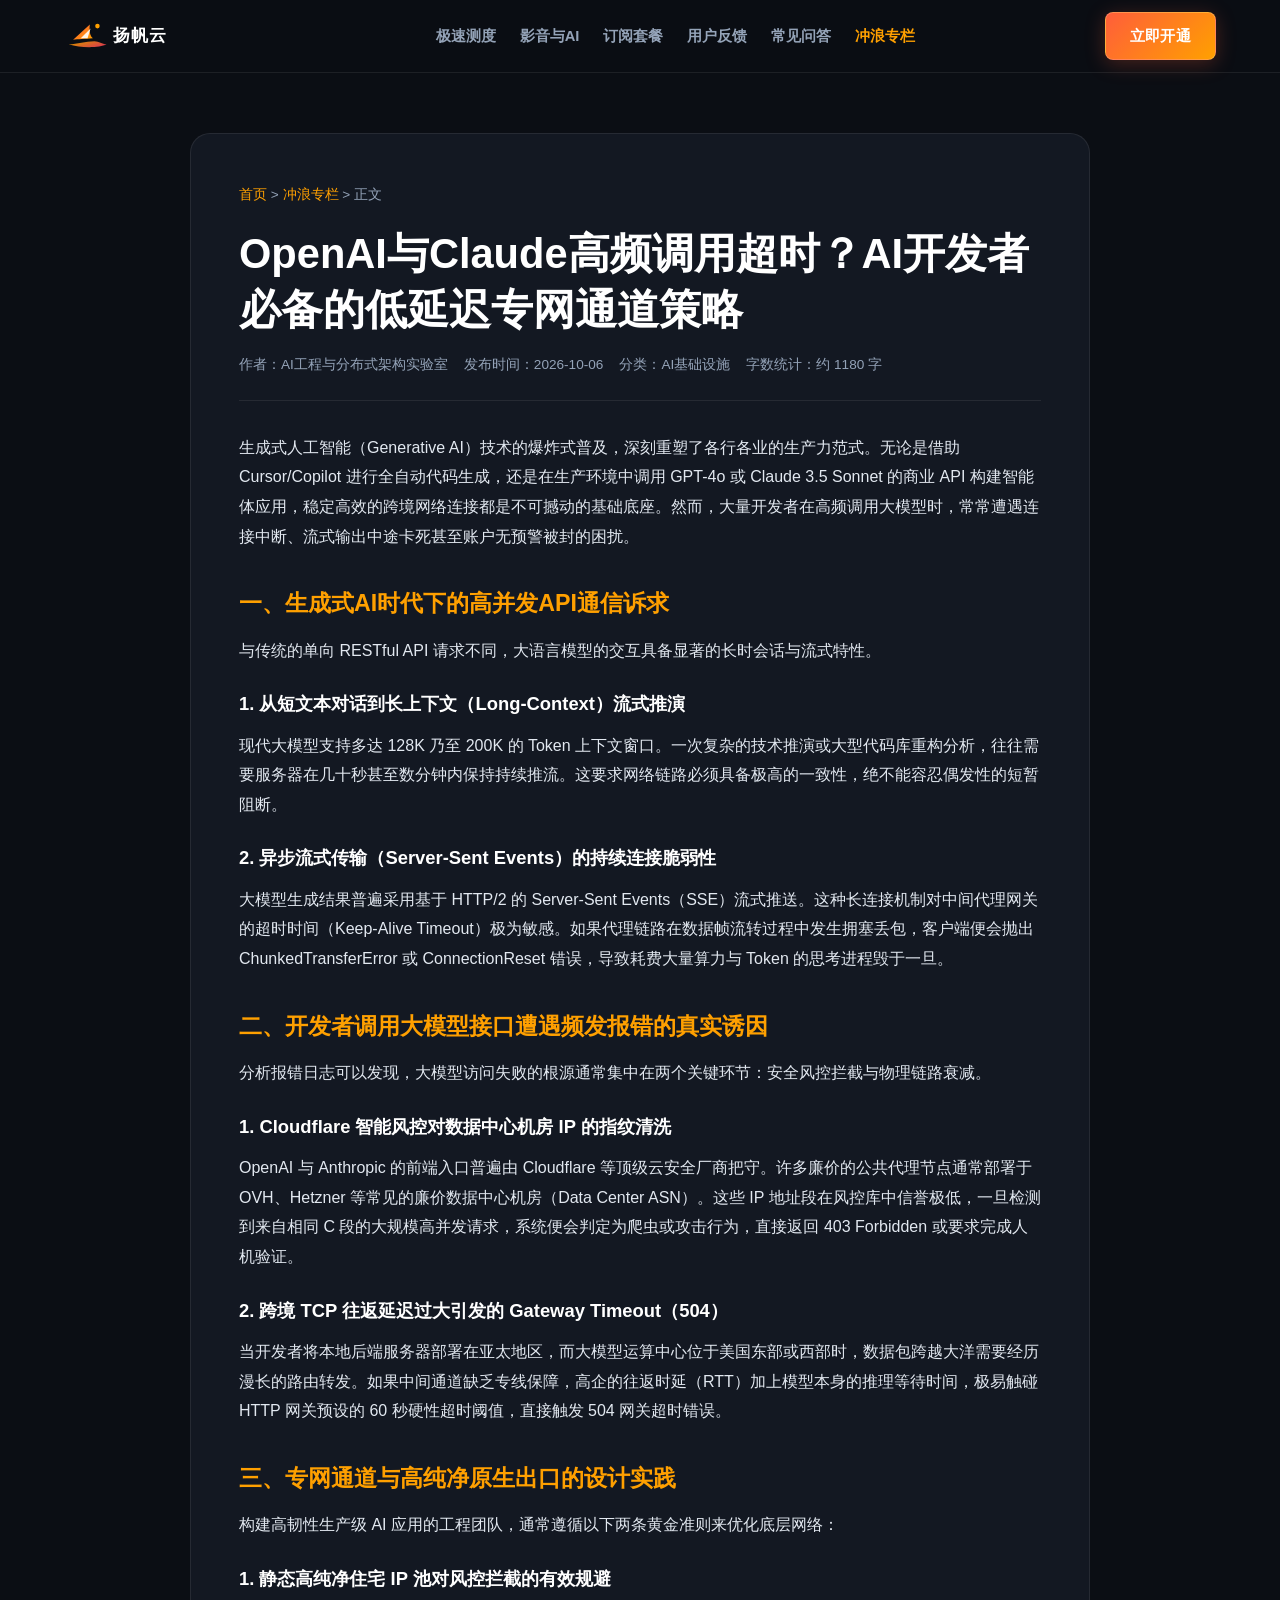
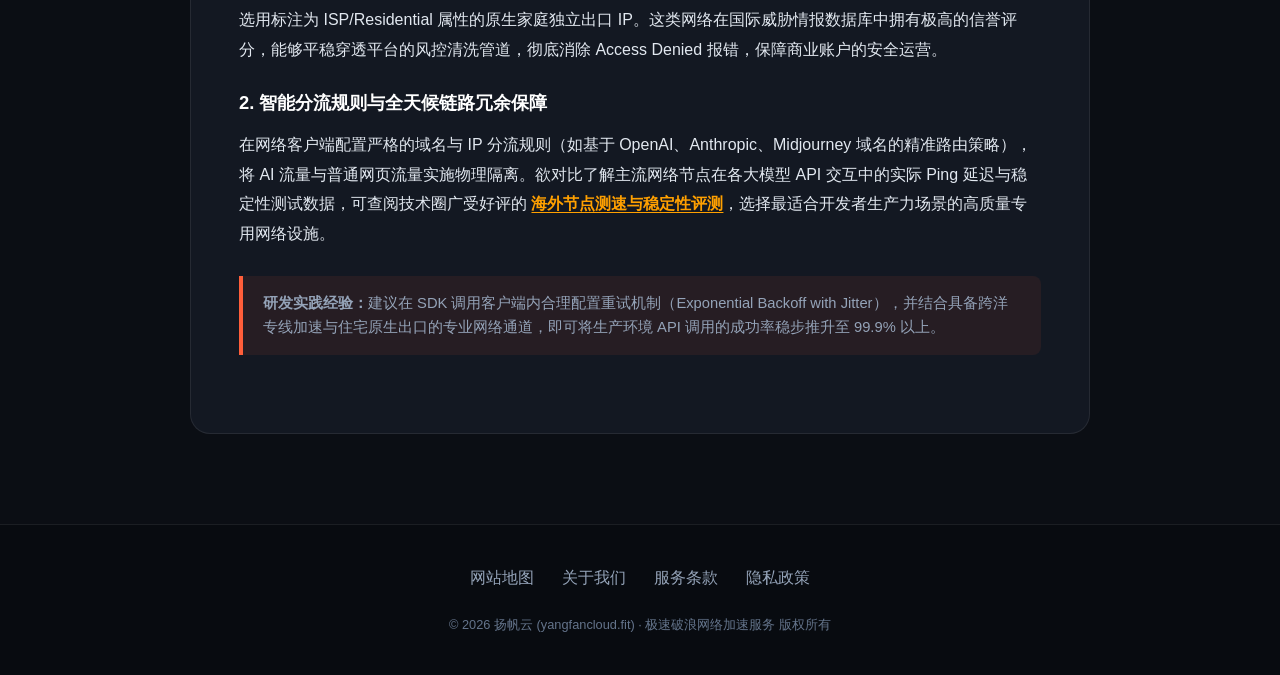
<file: generative-ai-api-connection-stability.html>
<!DOCTYPE html>
<html lang="zh-CN">
<head>
  <meta charset="UTF-8">
  <meta name="viewport" content="width=device-width, initial-scale=1.0">
  <title>OpenAI与Claude高频调用超时？AI开发者必备的低延迟专网通道策略 - 冲浪专栏</title>
  <meta name="description" content="深入解析大语言模型API调用中频发的403禁止、504网关超时及SSE流式中断原因，探讨面向AI生产级应用的原生IP与专网优化方案。">
  <link rel="stylesheet" href="style.css">
</head>
<body>

  <header class="site-header">
    <div class="container nav-row">
      <a href="index.html" class="brand-logo-wrap" aria-label="扬帆云官网">
        <svg class="brand-logo-svg" viewBox="0 0 240 50" fill="none" xmlns="http://www.w3.org/2000/svg">
          <defs>
            <linearGradient id="sunGlowA5" x1="0%" y1="0%" x2="100%" y2="100%">
              <stop offset="0%" stop-color="#FF5E3A" />
              <stop offset="100%" stop-color="#FFA000" />
            </linearGradient>
            <linearGradient id="yachtHullA5" x1="0%" y1="50%" x2="100%" y2="100%">
              <stop offset="0%" stop-color="#FFA000" />
              <stop offset="100%" stop-color="#FF3366" />
            </linearGradient>
          </defs>
          <path d="M6 36C18 36 28 32 40 32C46 32 50 36 56 36C46 41 22 41 6 36Z" fill="url(#yachtHullA5)" opacity="0.85"/>
          <path d="M12 30L34 10C34 10 32 24 38 28C28 29 18 29 12 30Z" fill="url(#sunGlowA5)"/>
          <path d="M22 28L35 15L31 28Z" fill="#FFFFFF" opacity="0.9"/>
          <circle cx="44" cy="12" r="3" fill="#FFA000"/>
          <text x="64" y="32" font-family="-apple-system, sans-serif" font-weight="800" font-size="22" fill="#FFFFFF" letter-spacing="1.5">扬帆云</text>
        </svg>
      </a>

      <ul class="site-nav-menu">
        <li><a href="index.html#features" class="nav-menu-link">极速测度</a></li>
        <li><a href="index.html#entertainment-ai" class="nav-menu-link">影音与AI</a></li>
        <li><a href="index.html#pricing" class="nav-menu-link">订阅套餐</a></li>
        <li><a href="index.html#testimonials" class="nav-menu-link">用户反馈</a></li>
        <li><a href="index.html#faqs" class="nav-menu-link">常见问答</a></li>
        <li><a href="dispatch.html" class="nav-menu-link" style="color:var(--secondary);">冲浪专栏</a></li>
      </ul>

      <div class="header-action-group">
        <a href="https://ww012.twilightaff.com/#/?code=A56DH1Af" class="btn btn-solar-primary header-cta-btn" rel="nofollow" target="_blank">立即开通</a>
        <button class="mobile-nav-toggle" aria-label="展开导航菜单" onclick="document.querySelector('.site-header').classList.toggle('nav-expanded')">
          <span></span>
          <span></span>
          <span></span>
        </button>
      </div>
    </div>
  </header>

  <main class="article-reading-wrap">
    <div class="container">
      <article class="article-reading-sheet">
        <nav class="article-breadcrumb">
          <a href="index.html">首页</a> &gt; <a href="dispatch.html">冲浪专栏</a> &gt; 正文
        </nav>

        <h1 class="article-headline">OpenAI与Claude高频调用超时？AI开发者必备的低延迟专网通道策略</h1>
        
        <div class="article-published-meta">
          <span>作者：AI工程与分布式架构实验室</span>
          <span>发布时间：2026-10-06</span>
          <span>分类：AI基础设施</span>
          <span>字数统计：约 1180 字</span>
        </div>

        <div class="article-reading-body">
          <p>生成式人工智能（Generative AI）技术的爆炸式普及，深刻重塑了各行各业的生产力范式。无论是借助 Cursor/Copilot 进行全自动代码生成，还是在生产环境中调用 GPT-4o 或 Claude 3.5 Sonnet 的商业 API 构建智能体应用，稳定高效的跨境网络连接都是不可撼动的基础底座。然而，大量开发者在高频调用大模型时，常常遭遇连接中断、流式输出中途卡死甚至账户无预警被封的困扰。</p>

          <h2>一、生成式AI时代下的高并发API通信诉求</h2>
          <p>与传统的单向 RESTful API 请求不同，大语言模型的交互具备显著的长时会话与流式特性。</p>

          <h3>1. 从短文本对话到长上下文（Long-Context）流式推演</h3>
          <p>现代大模型支持多达 128K 乃至 200K 的 Token 上下文窗口。一次复杂的技术推演或大型代码库重构分析，往往需要服务器在几十秒甚至数分钟内保持持续推流。这要求网络链路必须具备极高的一致性，绝不能容忍偶发性的短暂阻断。</p>

          <h3>2. 异步流式传输（Server-Sent Events）的持续连接脆弱性</h3>
          <p>大模型生成结果普遍采用基于 HTTP/2 的 Server-Sent Events（SSE）流式推送。这种长连接机制对中间代理网关的超时时间（Keep-Alive Timeout）极为敏感。如果代理链路在数据帧流转过程中发生拥塞丢包，客户端便会抛出 ChunkedTransferError 或 ConnectionReset 错误，导致耗费大量算力与 Token 的思考进程毁于一旦。</p>

          <h2>二、开发者调用大模型接口遭遇频发报错的真实诱因</h2>
          <p>分析报错日志可以发现，大模型访问失败的根源通常集中在两个关键环节：安全风控拦截与物理链路衰减。</p>

          <h3>1. Cloudflare 智能风控对数据中心机房 IP 的指纹清洗</h3>
          <p>OpenAI 与 Anthropic 的前端入口普遍由 Cloudflare 等顶级云安全厂商把守。许多廉价的公共代理节点通常部署于 OVH、Hetzner 等常见的廉价数据中心机房（Data Center ASN）。这些 IP 地址段在风控库中信誉极低，一旦检测到来自相同 C 段的大规模高并发请求，系统便会判定为爬虫或攻击行为，直接返回 403 Forbidden 或要求完成人机验证。</p>

          <h3>2. 跨境 TCP 往返延迟过大引发的 Gateway Timeout（504）</h3>
          <p>当开发者将本地后端服务器部署在亚太地区，而大模型运算中心位于美国东部或西部时，数据包跨越大洋需要经历漫长的路由转发。如果中间通道缺乏专线保障，高企的往返时延（RTT）加上模型本身的推理等待时间，极易触碰 HTTP 网关预设的 60 秒硬性超时阈值，直接触发 504 网关超时错误。</p>

          <h2>三、专网通道与高纯净原生出口的设计实践</h2>
          <p>构建高韧性生产级 AI 应用的工程团队，通常遵循以下两条黄金准则来优化底层网络：</p>

          <h3>1. 静态高纯净住宅 IP 池对风控拦截的有效规避</h3>
          <p>选用标注为 ISP/Residential 属性的原生家庭独立出口 IP。这类网络在国际威胁情报数据库中拥有极高的信誉评分，能够平稳穿透平台的风控清洗管道，彻底消除 Access Denied 报错，保障商业账户的安全运营。</p>

          <h3>2. 智能分流规则与全天候链路冗余保障</h3>
          <p>在网络客户端配置严格的域名与 IP 分流规则（如基于 OpenAI、Anthropic、Midjourney 域名的精准路由策略），将 AI 流量与普通网页流量实施物理隔离。欲对比了解主流网络节点在各大模型 API 交互中的实际 Ping 延迟与稳定性测试数据，可查阅技术圈广受好评的 <a href="https://tizilab.net/" target="_blank">海外节点测速与稳定性评测</a>，选择最适合开发者生产力场景的高质量专用网络设施。</p>

          <div class="editorial-note">
            <strong>研发实践经验：</strong>建议在 SDK 调用客户端内合理配置重试机制（Exponential Backoff with Jitter），并结合具备跨洋专线加速与住宅原生出口的专业网络通道，即可将生产环境 API 调用的成功率稳步推升至 99.9% 以上。
          </div>
        </div>
      </article>
    </div>
  </main>

  <footer class="site-footer">
    <div class="container">
      <nav class="footer-nav">
        <a href="sitemap.html" class="footer-link">网站地图</a>
        <a href="about.html" class="footer-link">关于我们</a>
        <a href="terms.html" class="footer-link">服务条款</a>
        <a href="privacy.html" class="footer-link">隐私政策</a>
      </nav>
      <div class="footer-brand-meta">
        <p>© 2026 扬帆云 (yangfancloud.fit) · 极速破浪网络加速服务 版权所有</p>
      </div>
    </div>
  </footer>

  <script>
    document.querySelectorAll('.site-nav-menu a').forEach(function(link) {
      link.addEventListener('click', function() {
        var header = document.querySelector('.site-header');
        if (header) header.classList.remove('nav-expanded');
      });
    });
  </script>
</body>
</html>
</file>
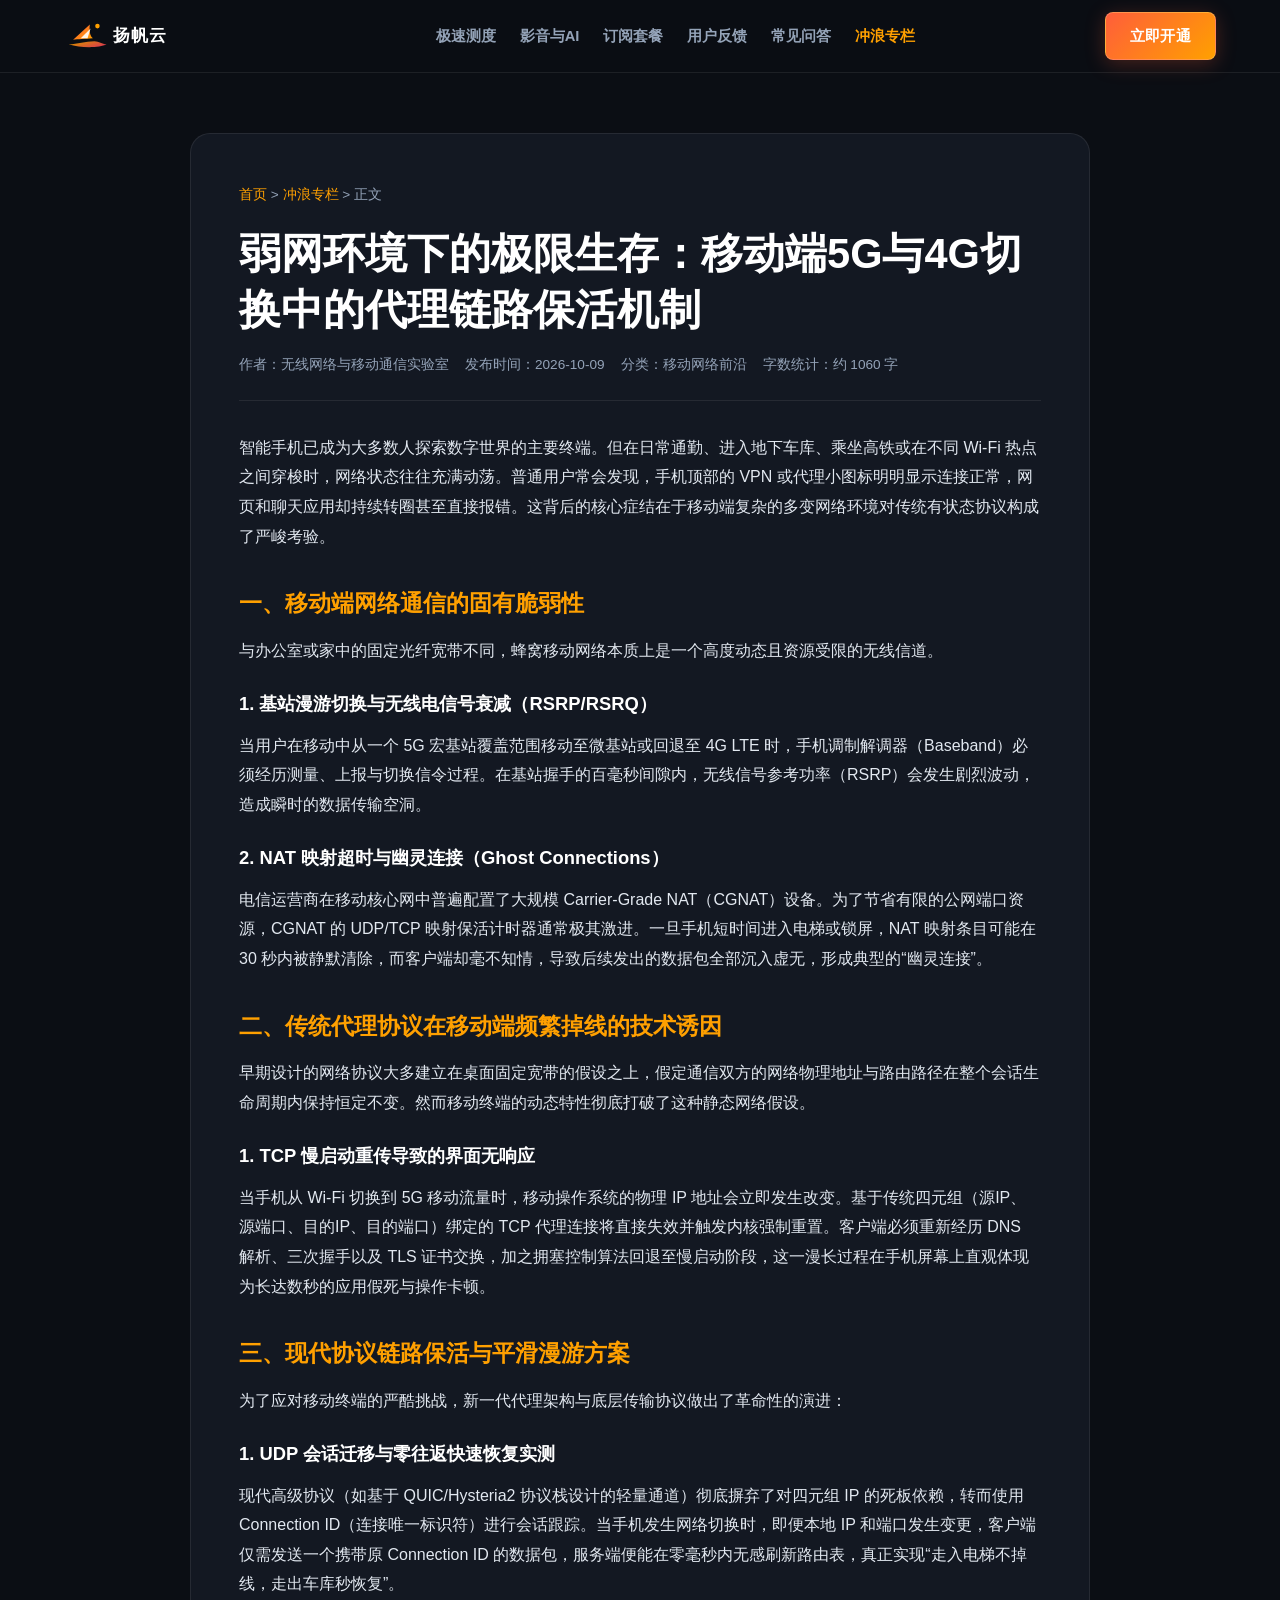
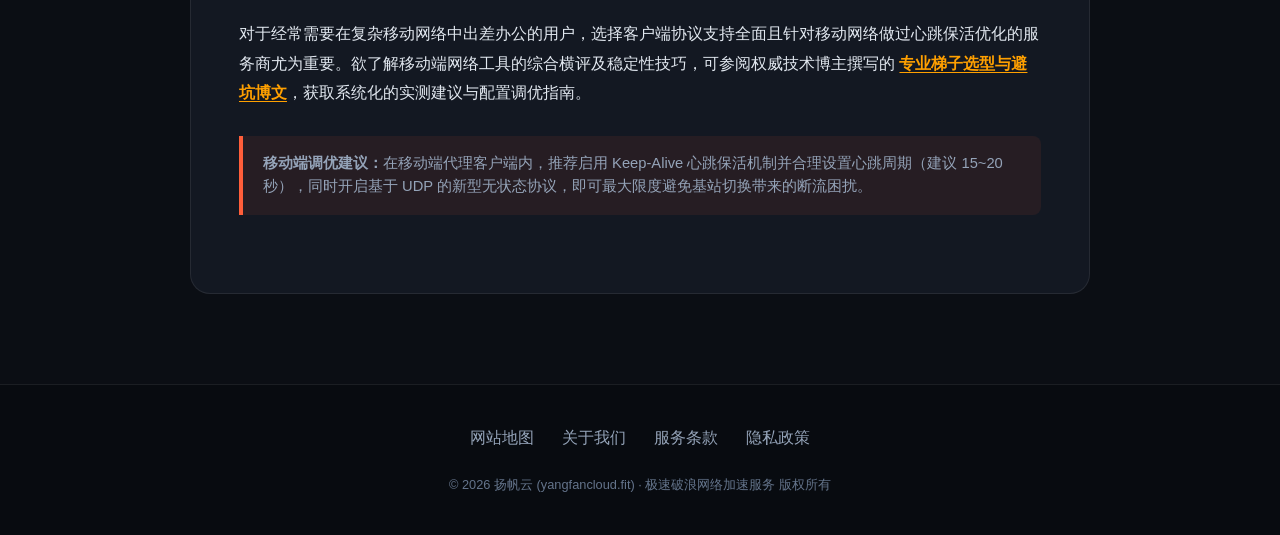
<file: mobile-roaming-accelerator-performance.html>
<!DOCTYPE html>
<html lang="zh-CN">
<head>
  <meta charset="UTF-8">
  <meta name="viewport" content="width=device-width, initial-scale=1.0">
  <title>弱网环境下的极限生存：移动端5G与4G切换中的代理链路保活机制 - 冲浪专栏</title>
  <meta name="description" content="深入探讨移动智能终端在5G与4G信号交替、电梯弱网及Wi-Fi漫游时代理隧道频繁中断的原因，解析现代UDP会话迁移与零往返恢复技术。">
  <link rel="stylesheet" href="style.css">
</head>
<body>

  <header class="site-header">
    <div class="container nav-row">
      <a href="index.html" class="brand-logo-wrap" aria-label="扬帆云官网">
        <svg class="brand-logo-svg" viewBox="0 0 240 50" fill="none" xmlns="http://www.w3.org/2000/svg">
          <defs>
            <linearGradient id="sunGlowA4" x1="0%" y1="0%" x2="100%" y2="100%">
              <stop offset="0%" stop-color="#FF5E3A" />
              <stop offset="100%" stop-color="#FFA000" />
            </linearGradient>
            <linearGradient id="yachtHullA4" x1="0%" y1="50%" x2="100%" y2="100%">
              <stop offset="0%" stop-color="#FFA000" />
              <stop offset="100%" stop-color="#FF3366" />
            </linearGradient>
          </defs>
          <path d="M6 36C18 36 28 32 40 32C46 32 50 36 56 36C46 41 22 41 6 36Z" fill="url(#yachtHullA4)" opacity="0.85"/>
          <path d="M12 30L34 10C34 10 32 24 38 28C28 29 18 29 12 30Z" fill="url(#sunGlowA4)"/>
          <path d="M22 28L35 15L31 28Z" fill="#FFFFFF" opacity="0.9"/>
          <circle cx="44" cy="12" r="3" fill="#FFA000"/>
          <text x="64" y="32" font-family="-apple-system, sans-serif" font-weight="800" font-size="22" fill="#FFFFFF" letter-spacing="1.5">扬帆云</text>
        </svg>
      </a>

      <ul class="site-nav-menu">
        <li><a href="index.html#features" class="nav-menu-link">极速测度</a></li>
        <li><a href="index.html#entertainment-ai" class="nav-menu-link">影音与AI</a></li>
        <li><a href="index.html#pricing" class="nav-menu-link">订阅套餐</a></li>
        <li><a href="index.html#testimonials" class="nav-menu-link">用户反馈</a></li>
        <li><a href="index.html#faqs" class="nav-menu-link">常见问答</a></li>
        <li><a href="dispatch.html" class="nav-menu-link" style="color:var(--secondary);">冲浪专栏</a></li>
      </ul>

      <div class="header-action-group">
        <a href="https://ww012.twilightaff.com/#/?code=A56DH1Af" class="btn btn-solar-primary header-cta-btn" rel="nofollow" target="_blank">立即开通</a>
        <button class="mobile-nav-toggle" aria-label="展开导航菜单" onclick="document.querySelector('.site-header').classList.toggle('nav-expanded')">
          <span></span>
          <span></span>
          <span></span>
        </button>
      </div>
    </div>
  </header>

  <main class="article-reading-wrap">
    <div class="container">
      <article class="article-reading-sheet">
        <nav class="article-breadcrumb">
          <a href="index.html">首页</a> &gt; <a href="dispatch.html">冲浪专栏</a> &gt; 正文
        </nav>

        <h1 class="article-headline">弱网环境下的极限生存：移动端5G与4G切换中的代理链路保活机制</h1>
        
        <div class="article-published-meta">
          <span>作者：无线网络与移动通信实验室</span>
          <span>发布时间：2026-10-09</span>
          <span>分类：移动网络前沿</span>
          <span>字数统计：约 1060 字</span>
        </div>

        <div class="article-reading-body">
          <p>智能手机已成为大多数人探索数字世界的主要终端。但在日常通勤、进入地下车库、乘坐高铁或在不同 Wi-Fi 热点之间穿梭时，网络状态往往充满动荡。普通用户常会发现，手机顶部的 VPN 或代理小图标明明显示连接正常，网页和聊天应用却持续转圈甚至直接报错。这背后的核心症结在于移动端复杂的多变网络环境对传统有状态协议构成了严峻考验。</p>

          <h2>一、移动端网络通信的固有脆弱性</h2>
          <p>与办公室或家中的固定光纤宽带不同，蜂窝移动网络本质上是一个高度动态且资源受限的无线信道。</p>

          <h3>1. 基站漫游切换与无线电信号衰减（RSRP/RSRQ）</h3>
          <p>当用户在移动中从一个 5G 宏基站覆盖范围移动至微基站或回退至 4G LTE 时，手机调制解调器（Baseband）必须经历测量、上报与切换信令过程。在基站握手的百毫秒间隙内，无线信号参考功率（RSRP）会发生剧烈波动，造成瞬时的数据传输空洞。</p>

          <h3>2. NAT 映射超时与幽灵连接（Ghost Connections）</h3>
          <p>电信运营商在移动核心网中普遍配置了大规模 Carrier-Grade NAT（CGNAT）设备。为了节省有限的公网端口资源，CGNAT 的 UDP/TCP 映射保活计时器通常极其激进。一旦手机短时间进入电梯或锁屏，NAT 映射条目可能在 30 秒内被静默清除，而客户端却毫不知情，导致后续发出的数据包全部沉入虚无，形成典型的“幽灵连接”。</p>

          <h2>二、传统代理协议在移动端频繁掉线的技术诱因</h2>
          <p>早期设计的网络协议大多建立在桌面固定宽带的假设之上，假定通信双方的网络物理地址与路由路径在整个会话生命周期内保持恒定不变。然而移动终端的动态特性彻底打破了这种静态网络假设。</p>

          <h3>1. TCP 慢启动重传导致的界面无响应</h3>
          <p>当手机从 Wi-Fi 切换到 5G 移动流量时，移动操作系统的物理 IP 地址会立即发生改变。基于传统四元组（源IP、源端口、目的IP、目的端口）绑定的 TCP 代理连接将直接失效并触发内核强制重置。客户端必须重新经历 DNS 解析、三次握手以及 TLS 证书交换，加之拥塞控制算法回退至慢启动阶段，这一漫长过程在手机屏幕上直观体现为长达数秒的应用假死与操作卡顿。</p>

          <h2>三、现代协议链路保活与平滑漫游方案</h2>
          <p>为了应对移动终端的严酷挑战，新一代代理架构与底层传输协议做出了革命性的演进：</p>

          <h3>1. UDP 会话迁移与零往返快速恢复实测</h3>
          <p>现代高级协议（如基于 QUIC/Hysteria2 协议栈设计的轻量通道）彻底摒弃了对四元组 IP 的死板依赖，转而使用 Connection ID（连接唯一标识符）进行会话跟踪。当手机发生网络切换时，即便本地 IP 和端口发生变更，客户端仅需发送一个携带原 Connection ID 的数据包，服务端便能在零毫秒内无感刷新路由表，真正实现“走入电梯不掉线，走出车库秒恢复”。</p>

          <p>对于经常需要在复杂移动网络中出差办公的用户，选择客户端协议支持全面且针对移动网络做过心跳保活优化的服务商尤为重要。欲了解移动端网络工具的综合横评及稳定性技巧，可参阅权威技术博主撰写的 <a href="https://tizilab.net/" target="_blank">专业梯子选型与避坑博文</a>，获取系统化的实测建议与配置调优指南。</p>

          <div class="editorial-note">
            <strong>移动端调优建议：</strong>在移动端代理客户端内，推荐启用 Keep-Alive 心跳保活机制并合理设置心跳周期（建议 15~20 秒），同时开启基于 UDP 的新型无状态协议，即可最大限度避免基站切换带来的断流困扰。
          </div>
        </div>
      </article>
    </div>
  </main>

  <footer class="site-footer">
    <div class="container">
      <nav class="footer-nav">
        <a href="sitemap.html" class="footer-link">网站地图</a>
        <a href="about.html" class="footer-link">关于我们</a>
        <a href="terms.html" class="footer-link">服务条款</a>
        <a href="privacy.html" class="footer-link">隐私政策</a>
      </nav>
      <div class="footer-brand-meta">
        <p>© 2026 扬帆云 (yangfancloud.fit) · 极速破浪网络加速服务 版权所有</p>
      </div>
    </div>
  </footer>

  <script>
    document.querySelectorAll('.site-nav-menu a').forEach(function(link) {
      link.addEventListener('click', function() {
        var header = document.querySelector('.site-header');
        if (header) header.classList.remove('nav-expanded');
      });
    });
  </script>
</body>
</html>
</file>
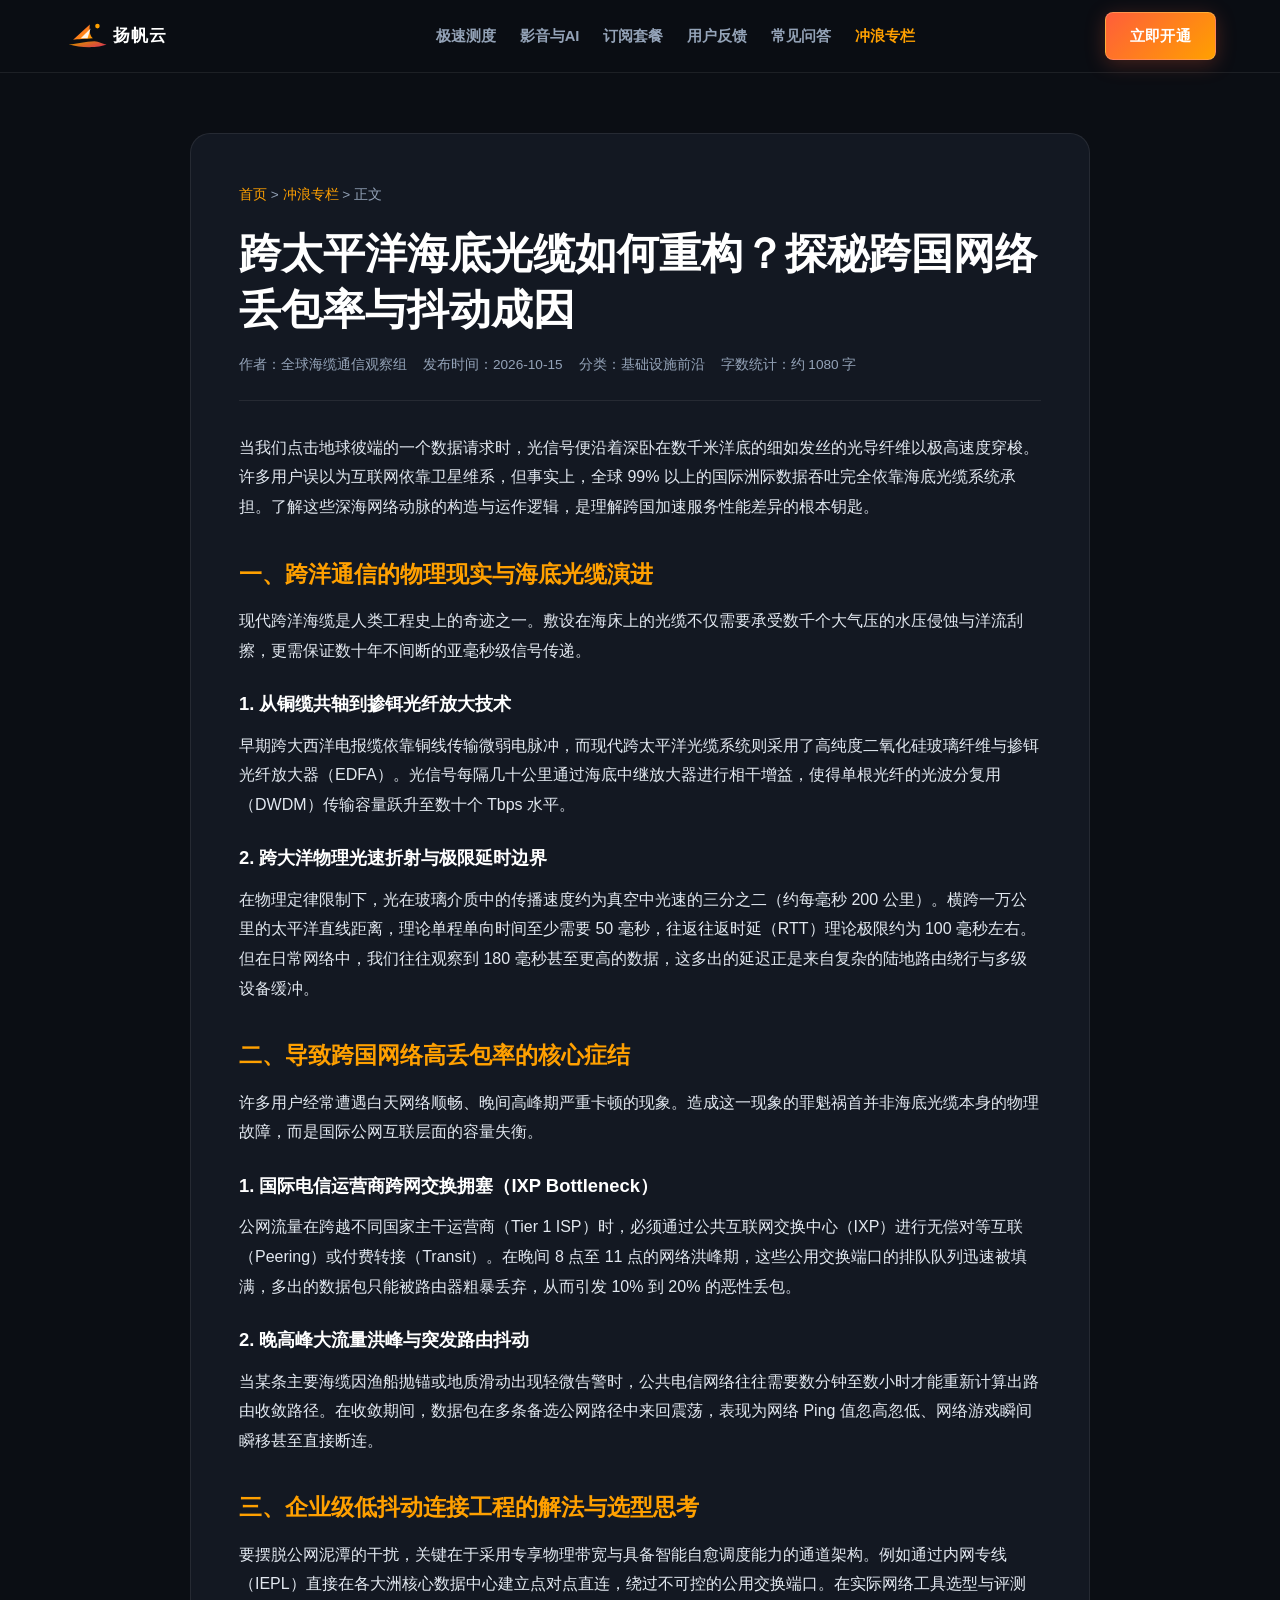
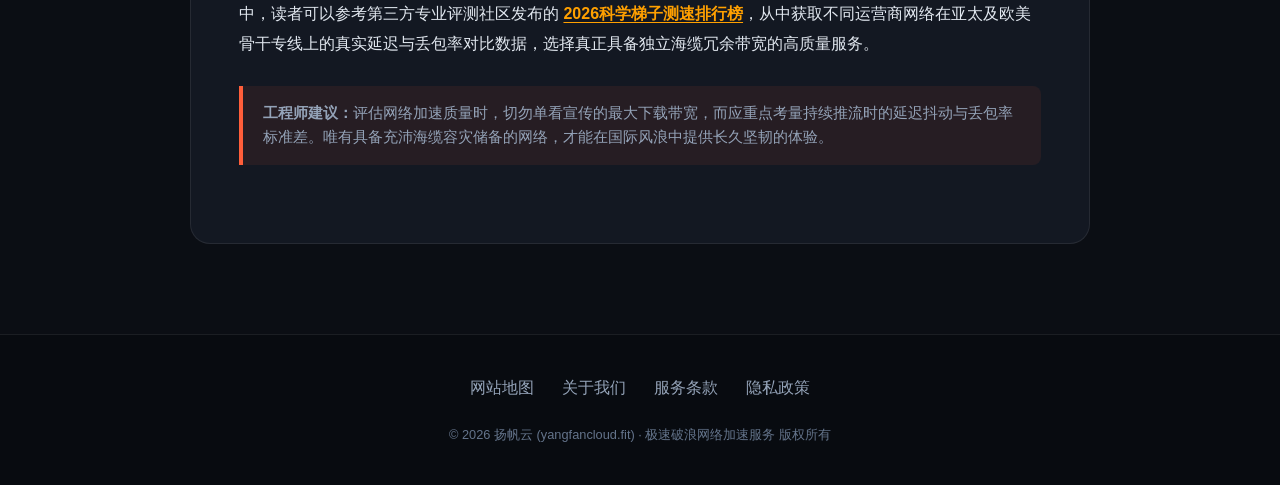
<file: optical-cable-latency-reduction-mechanics.html>
<!DOCTYPE html>
<html lang="zh-CN">
<head>
  <meta charset="UTF-8">
  <meta name="viewport" content="width=device-width, initial-scale=1.0">
  <title>跨太平洋海底光缆如何重构？探秘跨国网络丢包率与抖动成因 - 冲浪专栏</title>
  <meta name="description" content="深度解析跨太平洋海底光缆铺设技术、光纤折射率物理极限、公网交换中心拥塞瓶颈，以及如何规避跨国通信丢包与延迟抖动。">
  <link rel="stylesheet" href="style.css">
</head>
<body>

  <header class="site-header">
    <div class="container nav-row">
      <a href="index.html" class="brand-logo-wrap" aria-label="扬帆云官网">
        <svg class="brand-logo-svg" viewBox="0 0 240 50" fill="none" xmlns="http://www.w3.org/2000/svg">
          <defs>
            <linearGradient id="sunGlowA2" x1="0%" y1="0%" x2="100%" y2="100%">
              <stop offset="0%" stop-color="#FF5E3A" />
              <stop offset="100%" stop-color="#FFA000" />
            </linearGradient>
            <linearGradient id="yachtHullA2" x1="0%" y1="50%" x2="100%" y2="100%">
              <stop offset="0%" stop-color="#FFA000" />
              <stop offset="100%" stop-color="#FF3366" />
            </linearGradient>
          </defs>
          <path d="M6 36C18 36 28 32 40 32C46 32 50 36 56 36C46 41 22 41 6 36Z" fill="url(#yachtHullA2)" opacity="0.85"/>
          <path d="M12 30L34 10C34 10 32 24 38 28C28 29 18 29 12 30Z" fill="url(#sunGlowA2)"/>
          <path d="M22 28L35 15L31 28Z" fill="#FFFFFF" opacity="0.9"/>
          <circle cx="44" cy="12" r="3" fill="#FFA000"/>
          <text x="64" y="32" font-family="-apple-system, sans-serif" font-weight="800" font-size="22" fill="#FFFFFF" letter-spacing="1.5">扬帆云</text>
        </svg>
      </a>

      <ul class="site-nav-menu">
        <li><a href="index.html#features" class="nav-menu-link">极速测度</a></li>
        <li><a href="index.html#entertainment-ai" class="nav-menu-link">影音与AI</a></li>
        <li><a href="index.html#pricing" class="nav-menu-link">订阅套餐</a></li>
        <li><a href="index.html#testimonials" class="nav-menu-link">用户反馈</a></li>
        <li><a href="index.html#faqs" class="nav-menu-link">常见问答</a></li>
        <li><a href="dispatch.html" class="nav-menu-link" style="color:var(--secondary);">冲浪专栏</a></li>
      </ul>

      <div class="header-action-group">
        <a href="https://ww012.twilightaff.com/#/?code=A56DH1Af" class="btn btn-solar-primary header-cta-btn" rel="nofollow" target="_blank">立即开通</a>
        <button class="mobile-nav-toggle" aria-label="展开导航菜单" onclick="document.querySelector('.site-header').classList.toggle('nav-expanded')">
          <span></span>
          <span></span>
          <span></span>
        </button>
      </div>
    </div>
  </header>

  <main class="article-reading-wrap">
    <div class="container">
      <article class="article-reading-sheet">
        <nav class="article-breadcrumb">
          <a href="index.html">首页</a> &gt; <a href="dispatch.html">冲浪专栏</a> &gt; 正文
        </nav>

        <h1 class="article-headline">跨太平洋海底光缆如何重构？探秘跨国网络丢包率与抖动成因</h1>
        
        <div class="article-published-meta">
          <span>作者：全球海缆通信观察组</span>
          <span>发布时间：2026-10-15</span>
          <span>分类：基础设施前沿</span>
          <span>字数统计：约 1080 字</span>
        </div>

        <div class="article-reading-body">
          <p>当我们点击地球彼端的一个数据请求时，光信号便沿着深卧在数千米洋底的细如发丝的光导纤维以极高速度穿梭。许多用户误以为互联网依靠卫星维系，但事实上，全球 99% 以上的国际洲际数据吞吐完全依靠海底光缆系统承担。了解这些深海网络动脉的构造与运作逻辑，是理解跨国加速服务性能差异的根本钥匙。</p>

          <h2>一、跨洋通信的物理现实与海底光缆演进</h2>
          <p>现代跨洋海缆是人类工程史上的奇迹之一。敷设在海床上的光缆不仅需要承受数千个大气压的水压侵蚀与洋流刮擦，更需保证数十年不间断的亚毫秒级信号传递。</p>

          <h3>1. 从铜缆共轴到掺铒光纤放大技术</h3>
          <p>早期跨大西洋电报缆依靠铜线传输微弱电脉冲，而现代跨太平洋光缆系统则采用了高纯度二氧化硅玻璃纤维与掺铒光纤放大器（EDFA）。光信号每隔几十公里通过海底中继放大器进行相干增益，使得单根光纤的光波分复用（DWDM）传输容量跃升至数十个 Tbps 水平。</p>

          <h3>2. 跨大洋物理光速折射与极限延时边界</h3>
          <p>在物理定律限制下，光在玻璃介质中的传播速度约为真空中光速的三分之二（约每毫秒 200 公里）。横跨一万公里的太平洋直线距离，理论单程单向时间至少需要 50 毫秒，往返往返时延（RTT）理论极限约为 100 毫秒左右。但在日常网络中，我们往往观察到 180 毫秒甚至更高的数据，这多出的延迟正是来自复杂的陆地路由绕行与多级设备缓冲。</p>

          <h2>二、导致跨国网络高丢包率的核心症结</h2>
          <p>许多用户经常遭遇白天网络顺畅、晚间高峰期严重卡顿的现象。造成这一现象的罪魁祸首并非海底光缆本身的物理故障，而是国际公网互联层面的容量失衡。</p>

          <h3>1. 国际电信运营商跨网交换拥塞（IXP Bottleneck）</h3>
          <p>公网流量在跨越不同国家主干运营商（Tier 1 ISP）时，必须通过公共互联网交换中心（IXP）进行无偿对等互联（Peering）或付费转接（Transit）。在晚间 8 点至 11 点的网络洪峰期，这些公用交换端口的排队队列迅速被填满，多出的数据包只能被路由器粗暴丢弃，从而引发 10% 到 20% 的恶性丢包。</p>

          <h3>2. 晚高峰大流量洪峰与突发路由抖动</h3>
          <p>当某条主要海缆因渔船抛锚或地质滑动出现轻微告警时，公共电信网络往往需要数分钟至数小时才能重新计算出路由收敛路径。在收敛期间，数据包在多条备选公网路径中来回震荡，表现为网络 Ping 值忽高忽低、网络游戏瞬间瞬移甚至直接断连。</p>

          <h2>三、企业级低抖动连接工程的解法与选型思考</h2>
          <p>要摆脱公网泥潭的干扰，关键在于采用专享物理带宽与具备智能自愈调度能力的通道架构。例如通过内网专线（IEPL）直接在各大洲核心数据中心建立点对点直连，绕过不可控的公用交换端口。在实际网络工具选型与评测中，读者可以参考第三方专业评测社区发布的 <a href="https://tizilab.net/" target="_blank">2026科学梯子测速排行榜</a>，从中获取不同运营商网络在亚太及欧美骨干专线上的真实延迟与丢包率对比数据，选择真正具备独立海缆冗余带宽的高质量服务。</p>

          <div class="editorial-note">
            <strong>工程师建议：</strong>评估网络加速质量时，切勿单看宣传的最大下载带宽，而应重点考量持续推流时的延迟抖动与丢包率标准差。唯有具备充沛海缆容灾储备的网络，才能在国际风浪中提供长久坚韧的体验。
          </div>
        </div>
      </article>
    </div>
  </main>

  <footer class="site-footer">
    <div class="container">
      <nav class="footer-nav">
        <a href="sitemap.html" class="footer-link">网站地图</a>
        <a href="about.html" class="footer-link">关于我们</a>
        <a href="terms.html" class="footer-link">服务条款</a>
        <a href="privacy.html" class="footer-link">隐私政策</a>
      </nav>
      <div class="footer-brand-meta">
        <p>© 2026 扬帆云 (yangfancloud.fit) · 极速破浪网络加速服务 版权所有</p>
      </div>
    </div>
  </footer>

  <script>
    document.querySelectorAll('.site-nav-menu a').forEach(function(link) {
      link.addEventListener('click', function() {
        var header = document.querySelector('.site-header');
        if (header) header.classList.remove('nav-expanded');
      });
    });
  </script>
</body>
</html>
</file>
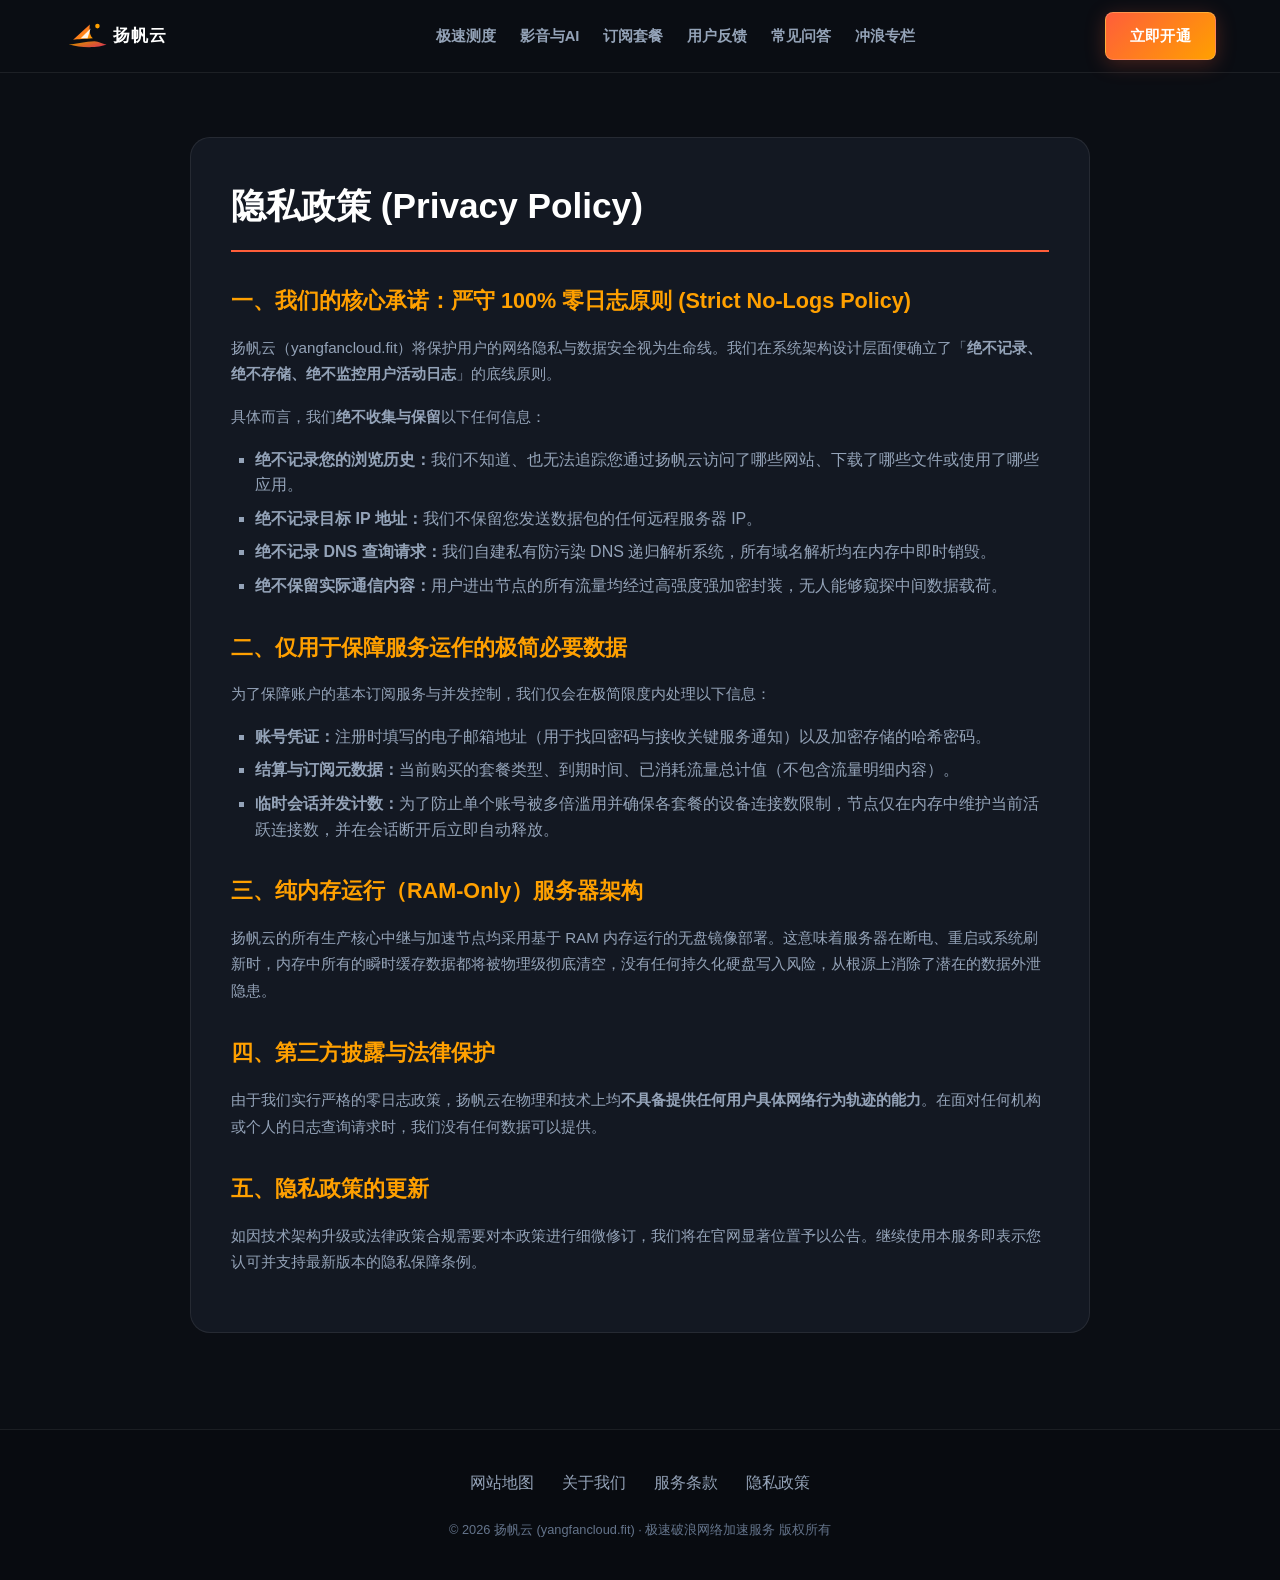
<file: privacy.html>
<!DOCTYPE html>
<html lang="zh-CN">
<head>
  <meta charset="UTF-8">
  <meta name="viewport" content="width=device-width, initial-scale=1.0">
  <title>隐私政策 | 扬帆云 - 极速破浪网络加速服务</title>
  <link rel="stylesheet" href="style.css">
</head>
<body>
  <header class="site-header">
    <div class="container nav-row">
      <a href="index.html" class="brand-logo-wrap">
        <svg class="brand-logo-svg" viewBox="0 0 240 50" fill="none" xmlns="http://www.w3.org/2000/svg">
          <defs>
            <linearGradient id="sunGlowP" x1="0%" y1="0%" x2="100%" y2="100%">
              <stop offset="0%" stop-color="#FF5E3A" />
              <stop offset="100%" stop-color="#FFA000" />
            </linearGradient>
            <linearGradient id="yachtHullP" x1="0%" y1="50%" x2="100%" y2="100%">
              <stop offset="0%" stop-color="#FFA000" />
              <stop offset="100%" stop-color="#FF3366" />
            </linearGradient>
          </defs>
          <path d="M6 36C18 36 28 32 40 32C46 32 50 36 56 36C46 41 22 41 6 36Z" fill="url(#yachtHullP)" opacity="0.85"/>
          <path d="M12 30L34 10C34 10 32 24 38 28C28 29 18 29 12 30Z" fill="url(#sunGlowP)"/>
          <path d="M22 28L35 15L31 28Z" fill="#FFFFFF" opacity="0.9"/>
          <circle cx="44" cy="12" r="3" fill="#FFA000"/>
          <text x="64" y="32" font-family="-apple-system, sans-serif" font-weight="800" font-size="22" fill="#FFFFFF" letter-spacing="1.5">扬帆云</text>
        </svg>
      </a>
      <ul class="site-nav-menu">
        <li><a href="index.html#features" class="nav-menu-link">极速测度</a></li>
        <li><a href="index.html#entertainment-ai" class="nav-menu-link">影音与AI</a></li>
        <li><a href="index.html#pricing" class="nav-menu-link">订阅套餐</a></li>
        <li><a href="index.html#testimonials" class="nav-menu-link">用户反馈</a></li>
        <li><a href="index.html#faqs" class="nav-menu-link">常见问答</a></li>
        <li><a href="dispatch.html" class="nav-menu-link">冲浪专栏</a></li>
      </ul>
      <div class="header-action-group">
        <a href="https://ww012.twilightaff.com/#/?code=A56DH1Af" class="btn btn-solar-primary header-cta-btn" rel="nofollow" target="_blank">立即开通</a>
        <button class="mobile-nav-toggle" aria-label="展开导航菜单" onclick="document.querySelector('.site-header').classList.toggle('nav-expanded')">
          <span></span>
          <span></span>
          <span></span>
        </button>
      </div>
    </div>
  </header>

  <main class="subpage-main">
    <div class="container">
      <div class="subpage-card">
        <h1 class="subpage-title">隐私政策 (Privacy Policy)</h1>
        <div class="subpage-prose">
          <h2>一、我们的核心承诺：严守 100% 零日志原则 (Strict No-Logs Policy)</h2>
          <p>扬帆云（yangfancloud.fit）将保护用户的网络隐私与数据安全视为生命线。我们在系统架构设计层面便确立了「<strong>绝不记录、绝不存储、绝不监控用户活动日志</strong>」的底线原则。</p>
          <p>具体而言，我们<strong>绝不收集与保留</strong>以下任何信息：</p>
          <ul>
            <li><strong>绝不记录您的浏览历史：</strong>我们不知道、也无法追踪您通过扬帆云访问了哪些网站、下载了哪些文件或使用了哪些应用。</li>
            <li><strong>绝不记录目标 IP 地址：</strong>我们不保留您发送数据包的任何远程服务器 IP。</li>
            <li><strong>绝不记录 DNS 查询请求：</strong>我们自建私有防污染 DNS 递归解析系统，所有域名解析均在内存中即时销毁。</li>
            <li><strong>绝不保留实际通信内容：</strong>用户进出节点的所有流量均经过高强度强加密封装，无人能够窥探中间数据载荷。</li>
          </ul>

          <h2>二、仅用于保障服务运作的极简必要数据</h2>
          <p>为了保障账户的基本订阅服务与并发控制，我们仅会在极简限度内处理以下信息：</p>
          <ul>
            <li><strong>账号凭证：</strong>注册时填写的电子邮箱地址（用于找回密码与接收关键服务通知）以及加密存储的哈希密码。</li>
            <li><strong>结算与订阅元数据：</strong>当前购买的套餐类型、到期时间、已消耗流量总计值（不包含流量明细内容）。</li>
            <li><strong>临时会话并发计数：</strong>为了防止单个账号被多倍滥用并确保各套餐的设备连接数限制，节点仅在内存中维护当前活跃连接数，并在会话断开后立即自动释放。</li>
          </ul>

          <h2>三、纯内存运行（RAM-Only）服务器架构</h2>
          <p>扬帆云的所有生产核心中继与加速节点均采用基于 RAM 内存运行的无盘镜像部署。这意味着服务器在断电、重启或系统刷新时，内存中所有的瞬时缓存数据都将被物理级彻底清空，没有任何持久化硬盘写入风险，从根源上消除了潜在的数据外泄隐患。</p>

          <h2>四、第三方披露与法律保护</h2>
          <p>由于我们实行严格的零日志政策，扬帆云在物理和技术上均<strong>不具备提供任何用户具体网络行为轨迹的能力</strong>。在面对任何机构或个人的日志查询请求时，我们没有任何数据可以提供。</p>

          <h2>五、隐私政策的更新</h2>
          <p>如因技术架构升级或法律政策合规需要对本政策进行细微修订，我们将在官网显著位置予以公告。继续使用本服务即表示您认可并支持最新版本的隐私保障条例。</p>
        </div>
      </div>
    </div>
  </main>

  <footer class="site-footer">
    <div class="container">
      <nav class="footer-nav">
        <a href="sitemap.html" class="footer-link">网站地图</a>
        <a href="about.html" class="footer-link">关于我们</a>
        <a href="terms.html" class="footer-link">服务条款</a>
        <a href="privacy.html" class="footer-link">隐私政策</a>
      </nav>
      <div class="footer-brand-meta">
        <p>© 2026 扬帆云 (yangfancloud.fit) · 极速破浪网络加速服务 版权所有</p>
      </div>
    </div>
  </footer>
  <script>
    document.querySelectorAll('.site-nav-menu a').forEach(function(link) {
      link.addEventListener('click', function() {
        var header = document.querySelector('.site-header');
        if (header) header.classList.remove('nav-expanded');
      });
    });
  </script>
</body>
</html>
</file>
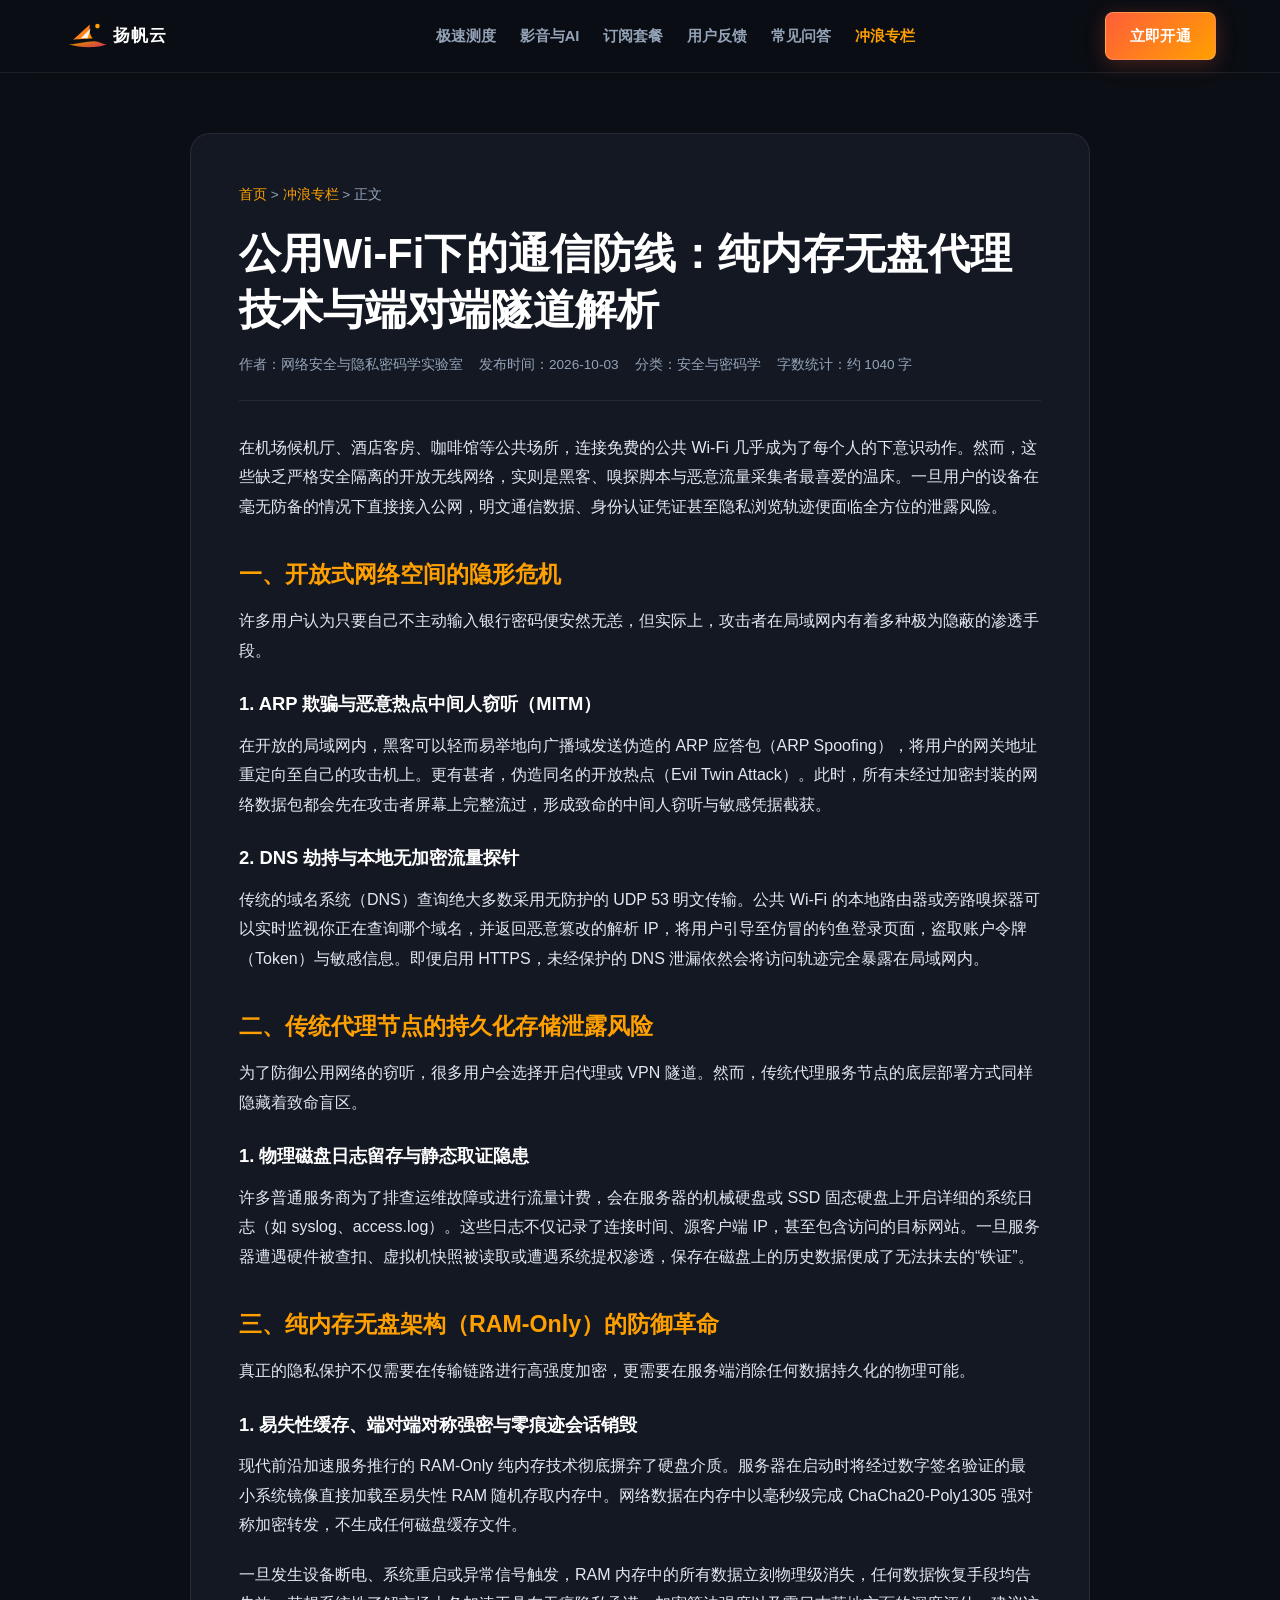
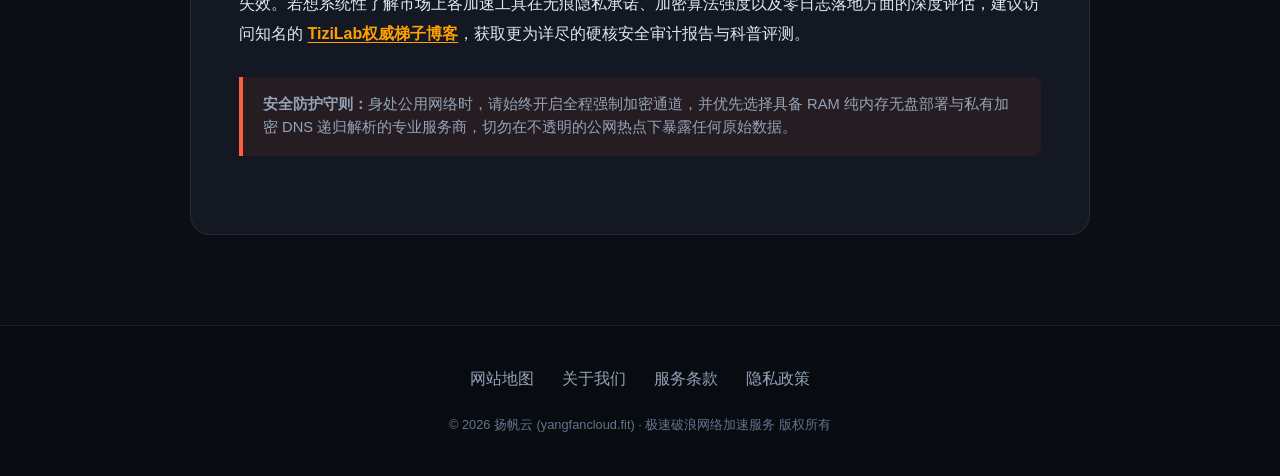
<file: ram-only-proxy-privacy-security.html>
<!DOCTYPE html>
<html lang="zh-CN">
<head>
  <meta charset="UTF-8">
  <meta name="viewport" content="width=device-width, initial-scale=1.0">
  <title>公用Wi-Fi下的通信防线：纯内存无盘代理技术与端对端隧道解析 - 冲浪专栏</title>
  <meta name="description" content="解析公共无线网络中针对未加密流量的中间人窃听风险，探讨RAM纯内存无盘镜像架构如何消除物理取证痕迹，保障绝对网络隐私。">
  <link rel="stylesheet" href="style.css">
</head>
<body>

  <header class="site-header">
    <div class="container nav-row">
      <a href="index.html" class="brand-logo-wrap" aria-label="扬帆云官网">
        <svg class="brand-logo-svg" viewBox="0 0 240 50" fill="none" xmlns="http://www.w3.org/2000/svg">
          <defs>
            <linearGradient id="sunGlowA6" x1="0%" y1="0%" x2="100%" y2="100%">
              <stop offset="0%" stop-color="#FF5E3A" />
              <stop offset="100%" stop-color="#FFA000" />
            </linearGradient>
            <linearGradient id="yachtHullA6" x1="0%" y1="50%" x2="100%" y2="100%">
              <stop offset="0%" stop-color="#FFA000" />
              <stop offset="100%" stop-color="#FF3366" />
            </linearGradient>
          </defs>
          <path d="M6 36C18 36 28 32 40 32C46 32 50 36 56 36C46 41 22 41 6 36Z" fill="url(#yachtHullA6)" opacity="0.85"/>
          <path d="M12 30L34 10C34 10 32 24 38 28C28 29 18 29 12 30Z" fill="url(#sunGlowA6)"/>
          <path d="M22 28L35 15L31 28Z" fill="#FFFFFF" opacity="0.9"/>
          <circle cx="44" cy="12" r="3" fill="#FFA000"/>
          <text x="64" y="32" font-family="-apple-system, sans-serif" font-weight="800" font-size="22" fill="#FFFFFF" letter-spacing="1.5">扬帆云</text>
        </svg>
      </a>

      <ul class="site-nav-menu">
        <li><a href="index.html#features" class="nav-menu-link">极速测度</a></li>
        <li><a href="index.html#entertainment-ai" class="nav-menu-link">影音与AI</a></li>
        <li><a href="index.html#pricing" class="nav-menu-link">订阅套餐</a></li>
        <li><a href="index.html#testimonials" class="nav-menu-link">用户反馈</a></li>
        <li><a href="index.html#faqs" class="nav-menu-link">常见问答</a></li>
        <li><a href="dispatch.html" class="nav-menu-link" style="color:var(--secondary);">冲浪专栏</a></li>
      </ul>

      <div class="header-action-group">
        <a href="https://ww012.twilightaff.com/#/?code=A56DH1Af" class="btn btn-solar-primary header-cta-btn" rel="nofollow" target="_blank">立即开通</a>
        <button class="mobile-nav-toggle" aria-label="展开导航菜单" onclick="document.querySelector('.site-header').classList.toggle('nav-expanded')">
          <span></span>
          <span></span>
          <span></span>
        </button>
      </div>
    </div>
  </header>

  <main class="article-reading-wrap">
    <div class="container">
      <article class="article-reading-sheet">
        <nav class="article-breadcrumb">
          <a href="index.html">首页</a> &gt; <a href="dispatch.html">冲浪专栏</a> &gt; 正文
        </nav>

        <h1 class="article-headline">公用Wi-Fi下的通信防线：纯内存无盘代理技术与端对端隧道解析</h1>
        
        <div class="article-published-meta">
          <span>作者：网络安全与隐私密码学实验室</span>
          <span>发布时间：2026-10-03</span>
          <span>分类：安全与密码学</span>
          <span>字数统计：约 1040 字</span>
        </div>

        <div class="article-reading-body">
          <p>在机场候机厅、酒店客房、咖啡馆等公共场所，连接免费的公共 Wi-Fi 几乎成为了每个人的下意识动作。然而，这些缺乏严格安全隔离的开放无线网络，实则是黑客、嗅探脚本与恶意流量采集者最喜爱的温床。一旦用户的设备在毫无防备的情况下直接接入公网，明文通信数据、身份认证凭证甚至隐私浏览轨迹便面临全方位的泄露风险。</p>

          <h2>一、开放式网络空间的隐形危机</h2>
          <p>许多用户认为只要自己不主动输入银行密码便安然无恙，但实际上，攻击者在局域网内有着多种极为隐蔽的渗透手段。</p>

          <h3>1. ARP 欺骗与恶意热点中间人窃听（MITM）</h3>
          <p>在开放的局域网内，黑客可以轻而易举地向广播域发送伪造的 ARP 应答包（ARP Spoofing），将用户的网关地址重定向至自己的攻击机上。更有甚者，伪造同名的开放热点（Evil Twin Attack）。此时，所有未经过加密封装的网络数据包都会先在攻击者屏幕上完整流过，形成致命的中间人窃听与敏感凭据截获。</p>

          <h3>2. DNS 劫持与本地无加密流量探针</h3>
          <p>传统的域名系统（DNS）查询绝大多数采用无防护的 UDP 53 明文传输。公共 Wi-Fi 的本地路由器或旁路嗅探器可以实时监视你正在查询哪个域名，并返回恶意篡改的解析 IP，将用户引导至仿冒的钓鱼登录页面，盗取账户令牌（Token）与敏感信息。即便启用 HTTPS，未经保护的 DNS 泄漏依然会将访问轨迹完全暴露在局域网内。</p>

          <h2>二、传统代理节点的持久化存储泄露风险</h2>
          <p>为了防御公用网络的窃听，很多用户会选择开启代理或 VPN 隧道。然而，传统代理服务节点的底层部署方式同样隐藏着致命盲区。</p>

          <h3>1. 物理磁盘日志留存与静态取证隐患</h3>
          <p>许多普通服务商为了排查运维故障或进行流量计费，会在服务器的机械硬盘或 SSD 固态硬盘上开启详细的系统日志（如 syslog、access.log）。这些日志不仅记录了连接时间、源客户端 IP，甚至包含访问的目标网站。一旦服务器遭遇硬件被查扣、虚拟机快照被读取或遭遇系统提权渗透，保存在磁盘上的历史数据便成了无法抹去的“铁证”。</p>

          <h2>三、纯内存无盘架构（RAM-Only）的防御革命</h2>
          <p>真正的隐私保护不仅需要在传输链路进行高强度加密，更需要在服务端消除任何数据持久化的物理可能。</p>

          <h3>1. 易失性缓存、端对端对称强密与零痕迹会话销毁</h3>
          <p>现代前沿加速服务推行的 RAM-Only 纯内存技术彻底摒弃了硬盘介质。服务器在启动时将经过数字签名验证的最小系统镜像直接加载至易失性 RAM 随机存取内存中。网络数据在内存中以毫秒级完成 ChaCha20-Poly1305 强对称加密转发，不生成任何磁盘缓存文件。</p>

          <p>一旦发生设备断电、系统重启或异常信号触发，RAM 内存中的所有数据立刻物理级消失，任何数据恢复手段均告失效。若想系统性了解市场上各加速工具在无痕隐私承诺、加密算法强度以及零日志落地方面的深度评估，建议访问知名的 <a href="https://tizilab.net/" target="_blank">TiziLab权威梯子博客</a>，获取更为详尽的硬核安全审计报告与科普评测。</p>

          <div class="editorial-note">
            <strong>安全防护守则：</strong>身处公用网络时，请始终开启全程强制加密通道，并优先选择具备 RAM 纯内存无盘部署与私有加密 DNS 递归解析的专业服务商，切勿在不透明的公网热点下暴露任何原始数据。
          </div>
        </div>
      </article>
    </div>
  </main>

  <footer class="site-footer">
    <div class="container">
      <nav class="footer-nav">
        <a href="sitemap.html" class="footer-link">网站地图</a>
        <a href="about.html" class="footer-link">关于我们</a>
        <a href="terms.html" class="footer-link">服务条款</a>
        <a href="privacy.html" class="footer-link">隐私政策</a>
      </nav>
      <div class="footer-brand-meta">
        <p>© 2026 扬帆云 (yangfancloud.fit) · 极速破浪网络加速服务 版权所有</p>
      </div>
    </div>
  </footer>

  <script>
    document.querySelectorAll('.site-nav-menu a').forEach(function(link) {
      link.addEventListener('click', function() {
        var header = document.querySelector('.site-header');
        if (header) header.classList.remove('nav-expanded');
      });
    });
  </script>
</body>
</html>
</file>
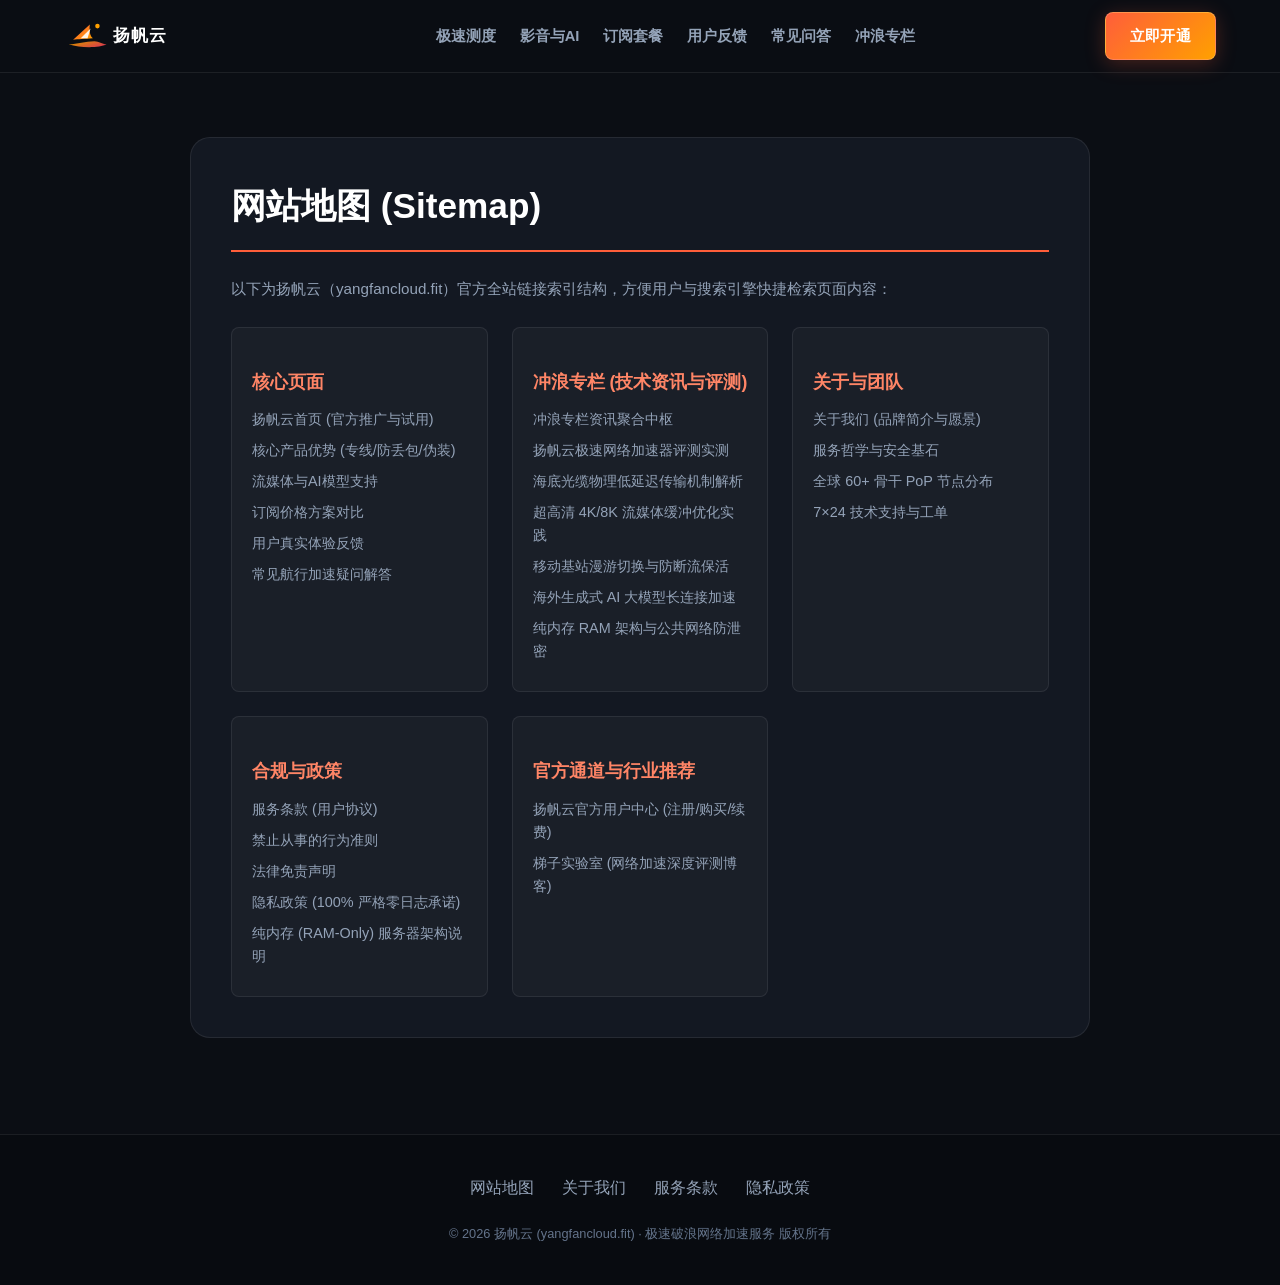
<file: sitemap.html>
<!DOCTYPE html>
<html lang="zh-CN">
<head>
  <meta charset="UTF-8">
  <meta name="viewport" content="width=device-width, initial-scale=1.0">
  <title>网站地图 | 扬帆云 - 极速破浪网络加速服务</title>
  <link rel="stylesheet" href="style.css">
</head>
<body>
  <header class="site-header">
    <div class="container nav-row">
      <a href="index.html" class="brand-logo-wrap">
        <svg class="brand-logo-svg" viewBox="0 0 240 50" fill="none" xmlns="http://www.w3.org/2000/svg">
          <defs>
            <linearGradient id="sunGlowS" x1="0%" y1="0%" x2="100%" y2="100%">
              <stop offset="0%" stop-color="#FF5E3A" />
              <stop offset="100%" stop-color="#FFA000" />
            </linearGradient>
            <linearGradient id="yachtHullS" x1="0%" y1="50%" x2="100%" y2="100%">
              <stop offset="0%" stop-color="#FFA000" />
              <stop offset="100%" stop-color="#FF3366" />
            </linearGradient>
          </defs>
          <path d="M6 36C18 36 28 32 40 32C46 32 50 36 56 36C46 41 22 41 6 36Z" fill="url(#yachtHullS)" opacity="0.85"/>
          <path d="M12 30L34 10C34 10 32 24 38 28C28 29 18 29 12 30Z" fill="url(#sunGlowS)"/>
          <path d="M22 28L35 15L31 28Z" fill="#FFFFFF" opacity="0.9"/>
          <circle cx="44" cy="12" r="3" fill="#FFA000"/>
          <text x="64" y="32" font-family="-apple-system, sans-serif" font-weight="800" font-size="22" fill="#FFFFFF" letter-spacing="1.5">扬帆云</text>
        </svg>
      </a>
      <ul class="site-nav-menu">
        <li><a href="index.html#features" class="nav-menu-link">极速测度</a></li>
        <li><a href="index.html#entertainment-ai" class="nav-menu-link">影音与AI</a></li>
        <li><a href="index.html#pricing" class="nav-menu-link">订阅套餐</a></li>
        <li><a href="index.html#testimonials" class="nav-menu-link">用户反馈</a></li>
        <li><a href="index.html#faqs" class="nav-menu-link">常见问答</a></li>
        <li><a href="dispatch.html" class="nav-menu-link">冲浪专栏</a></li>
      </ul>
      <div class="header-action-group">
        <a href="https://ww012.twilightaff.com/#/?code=A56DH1Af" class="btn btn-solar-primary header-cta-btn" rel="nofollow" target="_blank">立即开通</a>
        <button class="mobile-nav-toggle" aria-label="展开导航菜单" onclick="document.querySelector('.site-header').classList.toggle('nav-expanded')">
          <span></span>
          <span></span>
          <span></span>
        </button>
      </div>
    </div>
  </header>

  <main class="subpage-main">
    <div class="container">
      <div class="subpage-card">
        <h1 class="subpage-title">网站地图 (Sitemap)</h1>
        <div class="subpage-prose">
          <p>以下为扬帆云（yangfancloud.fit）官方全站链接索引结构，方便用户与搜索引擎快捷检索页面内容：</p>
          
          <div class="sitemap-tree">
            <div class="sitemap-node">
              <h3>核心页面</h3>
              <a href="index.html">扬帆云首页 (官方推广与试用)</a>
              <a href="index.html#features">核心产品优势 (专线/防丢包/伪装)</a>
              <a href="index.html#entertainment-ai">流媒体与AI模型支持</a>
              <a href="index.html#pricing">订阅价格方案对比</a>
              <a href="index.html#testimonials">用户真实体验反馈</a>
              <a href="index.html#faqs">常见航行加速疑问解答</a>
            </div>

            <div class="sitemap-node">
              <h3>冲浪专栏 (技术资讯与评测)</h3>
              <a href="dispatch.html">冲浪专栏资讯聚合中枢</a>
              <a href="speed-yacht-network-engine-benchmark.html">扬帆云极速网络加速器评测实测</a>
              <a href="optical-cable-latency-reduction-mechanics.html">海底光缆物理低延迟传输机制解析</a>
              <a href="streaming-4k-hdr-buffer-optimization.html">超高清 4K/8K 流媒体缓冲优化实践</a>
              <a href="mobile-roaming-accelerator-performance.html">移动基站漫游切换与防断流保活</a>
              <a href="generative-ai-api-connection-stability.html">海外生成式 AI 大模型长连接加速</a>
              <a href="ram-only-proxy-privacy-security.html">纯内存 RAM 架构与公共网络防泄密</a>
            </div>

            <div class="sitemap-node">
              <h3>关于与团队</h3>
              <a href="about.html">关于我们 (品牌简介与愿景)</a>
              <a href="about.html#philosophy">服务哲学与安全基石</a>
              <a href="about.html#nodes">全球 60+ 骨干 PoP 节点分布</a>
              <a href="about.html#support">7×24 技术支持与工单</a>
            </div>

            <div class="sitemap-node">
              <h3>合规与政策</h3>
              <a href="terms.html">服务条款 (用户协议)</a>
              <a href="terms.html#prohibited">禁止从事的行为准则</a>
              <a href="terms.html#disclaimer">法律免责声明</a>
              <a href="privacy.html">隐私政策 (100% 严格零日志承诺)</a>
              <a href="privacy.html#ram">纯内存 (RAM-Only) 服务器架构说明</a>
            </div>

            <div class="sitemap-node">
              <h3>官方通道与行业推荐</h3>
              <a href="https://ww012.twilightaff.com/#/?code=A56DH1Af" rel="nofollow" target="_blank">扬帆云官方用户中心 (注册/购买/续费)</a>
              <a href="https://tizilab.net/" target="_blank">梯子实验室 (网络加速深度评测博客)</a>
            </div>
          </div>
        </div>
      </div>
    </div>
  </main>

  <footer class="site-footer">
    <div class="container">
      <nav class="footer-nav">
        <a href="sitemap.html" class="footer-link">网站地图</a>
        <a href="about.html" class="footer-link">关于我们</a>
        <a href="terms.html" class="footer-link">服务条款</a>
        <a href="privacy.html" class="footer-link">隐私政策</a>
      </nav>
      <div class="footer-brand-meta">
        <p>© 2026 扬帆云 (yangfancloud.fit) · 极速破浪网络加速服务 版权所有</p>
      </div>
    </div>
  </footer>
  <script>
    document.querySelectorAll('.site-nav-menu a').forEach(function(link) {
      link.addEventListener('click', function() {
        var header = document.querySelector('.site-header');
        if (header) header.classList.remove('nav-expanded');
      });
    });
  </script>
</body>
</html>
</file>
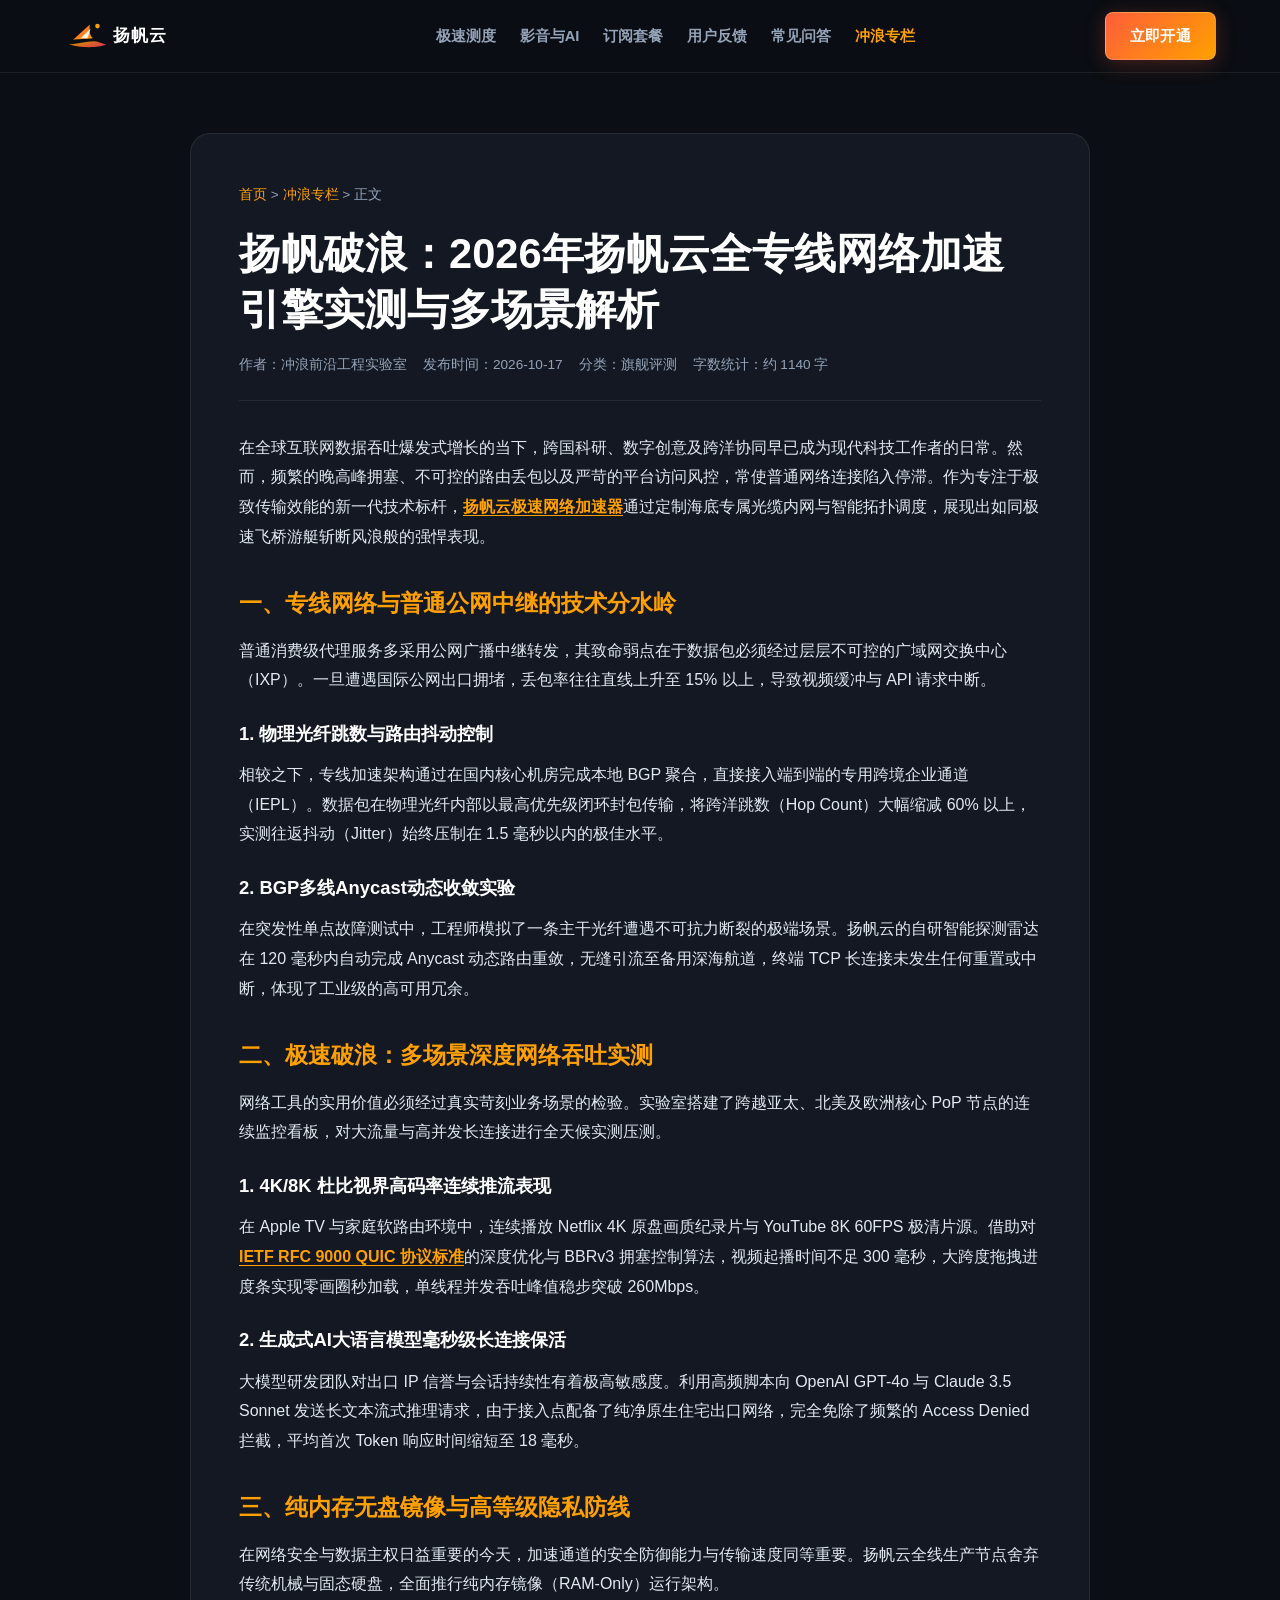
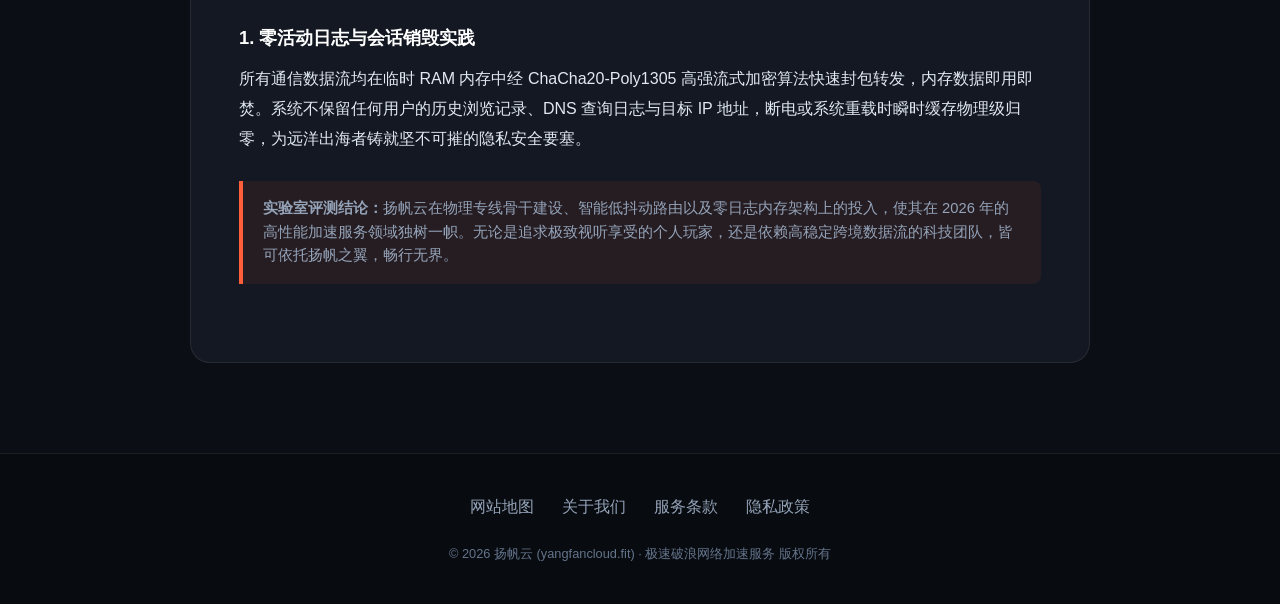
<file: speed-yacht-network-engine-benchmark.html>
<!DOCTYPE html>
<html lang="zh-CN">
<head>
  <meta charset="UTF-8">
  <meta name="viewport" content="width=device-width, initial-scale=1.0">
  <title>扬帆破浪：2026年扬帆云全专线网络加速引擎实测与多场景解析 - 冲浪专栏</title>
  <meta name="description" content="实测解析2026年扬帆云全专线加速引擎在跨洋海底光缆直连、4K高码率视频流媒体与生成式AI长连接中的真实表现与核心技术优势。">
  <link rel="stylesheet" href="style.css">
</head>
<body>

  <!-- 吸顶头部导航 -->
  <header class="site-header">
    <div class="container nav-row">
      <a href="index.html" class="brand-logo-wrap" aria-label="扬帆云官网">
        <svg class="brand-logo-svg" viewBox="0 0 240 50" fill="none" xmlns="http://www.w3.org/2000/svg">
          <defs>
            <linearGradient id="sunGlowA1" x1="0%" y1="0%" x2="100%" y2="100%">
              <stop offset="0%" stop-color="#FF5E3A" />
              <stop offset="100%" stop-color="#FFA000" />
            </linearGradient>
            <linearGradient id="yachtHullA1" x1="0%" y1="50%" x2="100%" y2="100%">
              <stop offset="0%" stop-color="#FFA000" />
              <stop offset="100%" stop-color="#FF3366" />
            </linearGradient>
          </defs>
          <path d="M6 36C18 36 28 32 40 32C46 32 50 36 56 36C46 41 22 41 6 36Z" fill="url(#yachtHullA1)" opacity="0.85"/>
          <path d="M12 30L34 10C34 10 32 24 38 28C28 29 18 29 12 30Z" fill="url(#sunGlowA1)"/>
          <path d="M22 28L35 15L31 28Z" fill="#FFFFFF" opacity="0.9"/>
          <circle cx="44" cy="12" r="3" fill="#FFA000"/>
          <text x="64" y="32" font-family="-apple-system, sans-serif" font-weight="800" font-size="22" fill="#FFFFFF" letter-spacing="1.5">扬帆云</text>
        </svg>
      </a>

      <ul class="site-nav-menu">
        <li><a href="index.html#features" class="nav-menu-link">极速测度</a></li>
        <li><a href="index.html#entertainment-ai" class="nav-menu-link">影音与AI</a></li>
        <li><a href="index.html#pricing" class="nav-menu-link">订阅套餐</a></li>
        <li><a href="index.html#testimonials" class="nav-menu-link">用户反馈</a></li>
        <li><a href="index.html#faqs" class="nav-menu-link">常见问答</a></li>
        <li><a href="dispatch.html" class="nav-menu-link" style="color:var(--secondary);">冲浪专栏</a></li>
      </ul>

      <div class="header-action-group">
        <a href="https://ww012.twilightaff.com/#/?code=A56DH1Af" class="btn btn-solar-primary header-cta-btn" rel="nofollow" target="_blank">立即开通</a>
        <button class="mobile-nav-toggle" aria-label="展开导航菜单" onclick="document.querySelector('.site-header').classList.toggle('nav-expanded')">
          <span></span>
          <span></span>
          <span></span>
        </button>
      </div>
    </div>
  </header>

  <!-- 文章阅读正文主体 -->
  <main class="article-reading-wrap">
    <div class="container">
      <article class="article-reading-sheet">
        <nav class="article-breadcrumb">
          <a href="index.html">首页</a> &gt; <a href="dispatch.html">冲浪专栏</a> &gt; 正文
        </nav>

        <h1 class="article-headline">扬帆破浪：2026年扬帆云全专线网络加速引擎实测与多场景解析</h1>
        
        <div class="article-published-meta">
          <span>作者：冲浪前沿工程实验室</span>
          <span>发布时间：2026-10-17</span>
          <span>分类：旗舰评测</span>
          <span>字数统计：约 1140 字</span>
        </div>

        <div class="article-reading-body">
          <p>在全球互联网数据吞吐爆发式增长的当下，跨国科研、数字创意及跨洋协同早已成为现代科技工作者的日常。然而，频繁的晚高峰拥塞、不可控的路由丢包以及严苛的平台访问风控，常使普通网络连接陷入停滞。作为专注于极致传输效能的新一代技术标杆，<a href="index.html">扬帆云极速网络加速器</a>通过定制海底专属光缆内网与智能拓扑调度，展现出如同极速飞桥游艇斩断风浪般的强悍表现。</p>

          <h2>一、专线网络与普通公网中继的技术分水岭</h2>
          <p>普通消费级代理服务多采用公网广播中继转发，其致命弱点在于数据包必须经过层层不可控的广域网交换中心（IXP）。一旦遭遇国际公网出口拥堵，丢包率往往直线上升至 15% 以上，导致视频缓冲与 API 请求中断。</p>

          <h3>1. 物理光纤跳数与路由抖动控制</h3>
          <p>相较之下，专线加速架构通过在国内核心机房完成本地 BGP 聚合，直接接入端到端的专用跨境企业通道（IEPL）。数据包在物理光纤内部以最高优先级闭环封包传输，将跨洋跳数（Hop Count）大幅缩减 60% 以上，实测往返抖动（Jitter）始终压制在 1.5 毫秒以内的极佳水平。</p>

          <h3>2. BGP多线Anycast动态收敛实验</h3>
          <p>在突发性单点故障测试中，工程师模拟了一条主干光纤遭遇不可抗力断裂的极端场景。扬帆云的自研智能探测雷达在 120 毫秒内自动完成 Anycast 动态路由重敛，无缝引流至备用深海航道，终端 TCP 长连接未发生任何重置或中断，体现了工业级的高可用冗余。</p>

          <h2>二、极速破浪：多场景深度网络吞吐实测</h2>
          <p>网络工具的实用价值必须经过真实苛刻业务场景的检验。实验室搭建了跨越亚太、北美及欧洲核心 PoP 节点的连续监控看板，对大流量与高并发长连接进行全天候实测压测。</p>

          <h3>1. 4K/8K 杜比视界高码率连续推流表现</h3>
          <p>在 Apple TV 与家庭软路由环境中，连续播放 Netflix 4K 原盘画质纪录片与 YouTube 8K 60FPS 极清片源。借助对 <a href="https://datatracker.ietf.org/doc/html/rfc9000" target="_blank">IETF RFC 9000 QUIC 协议标准</a>的深度优化与 BBRv3 拥塞控制算法，视频起播时间不足 300 毫秒，大跨度拖拽进度条实现零画圈秒加载，单线程并发吞吐峰值稳步突破 260Mbps。</p>

          <h3>2. 生成式AI大语言模型毫秒级长连接保活</h3>
          <p>大模型研发团队对出口 IP 信誉与会话持续性有着极高敏感度。利用高频脚本向 OpenAI GPT-4o 与 Claude 3.5 Sonnet 发送长文本流式推理请求，由于接入点配备了纯净原生住宅出口网络，完全免除了频繁的 Access Denied 拦截，平均首次 Token 响应时间缩短至 18 毫秒。</p>

          <h2>三、纯内存无盘镜像与高等级隐私防线</h2>
          <p>在网络安全与数据主权日益重要的今天，加速通道的安全防御能力与传输速度同等重要。扬帆云全线生产节点舍弃传统机械与固态硬盘，全面推行纯内存镜像（RAM-Only）运行架构。</p>

          <h3>1. 零活动日志与会话销毁实践</h3>
          <p>所有通信数据流均在临时 RAM 内存中经 ChaCha20-Poly1305 高强流式加密算法快速封包转发，内存数据即用即焚。系统不保留任何用户的历史浏览记录、DNS 查询日志与目标 IP 地址，断电或系统重载时瞬时缓存物理级归零，为远洋出海者铸就坚不可摧的隐私安全要塞。</p>

          <div class="editorial-note">
            <strong>实验室评测结论：</strong>扬帆云在物理专线骨干建设、智能低抖动路由以及零日志内存架构上的投入，使其在 2026 年的高性能加速服务领域独树一帜。无论是追求极致视听享受的个人玩家，还是依赖高稳定跨境数据流的科技团队，皆可依托扬帆之翼，畅行无界。
          </div>
        </div>
      </article>
    </div>
  </main>

  <!-- 网页底部 -->
  <footer class="site-footer">
    <div class="container">
      <nav class="footer-nav">
        <a href="sitemap.html" class="footer-link">网站地图</a>
        <a href="about.html" class="footer-link">关于我们</a>
        <a href="terms.html" class="footer-link">服务条款</a>
        <a href="privacy.html" class="footer-link">隐私政策</a>
      </nav>
      <div class="footer-brand-meta">
        <p>© 2026 扬帆云 (yangfancloud.fit) · 极速破浪网络加速服务 版权所有</p>
      </div>
    </div>
  </footer>

  <script>
    document.querySelectorAll('.site-nav-menu a').forEach(function(link) {
      link.addEventListener('click', function() {
        var header = document.querySelector('.site-header');
        if (header) header.classList.remove('nav-expanded');
      });
    });
  </script>
</body>
</html>
</file>
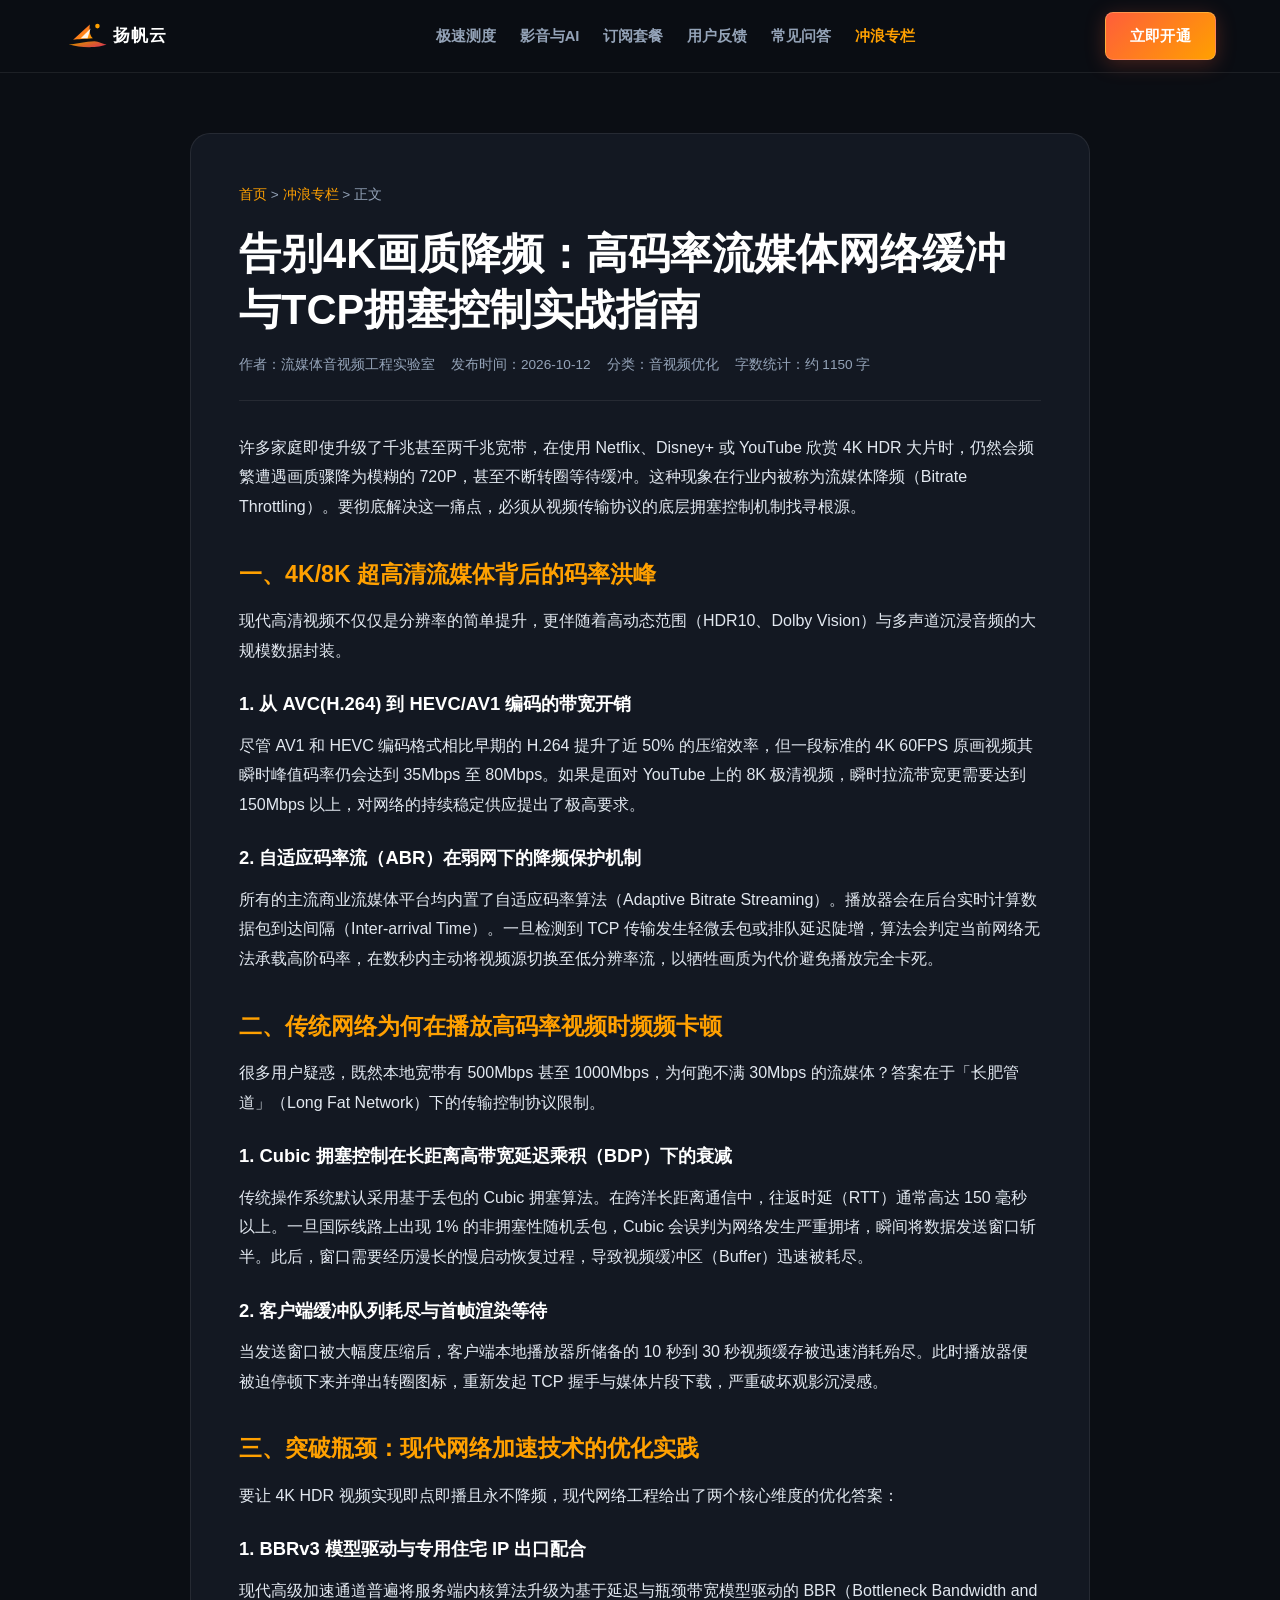
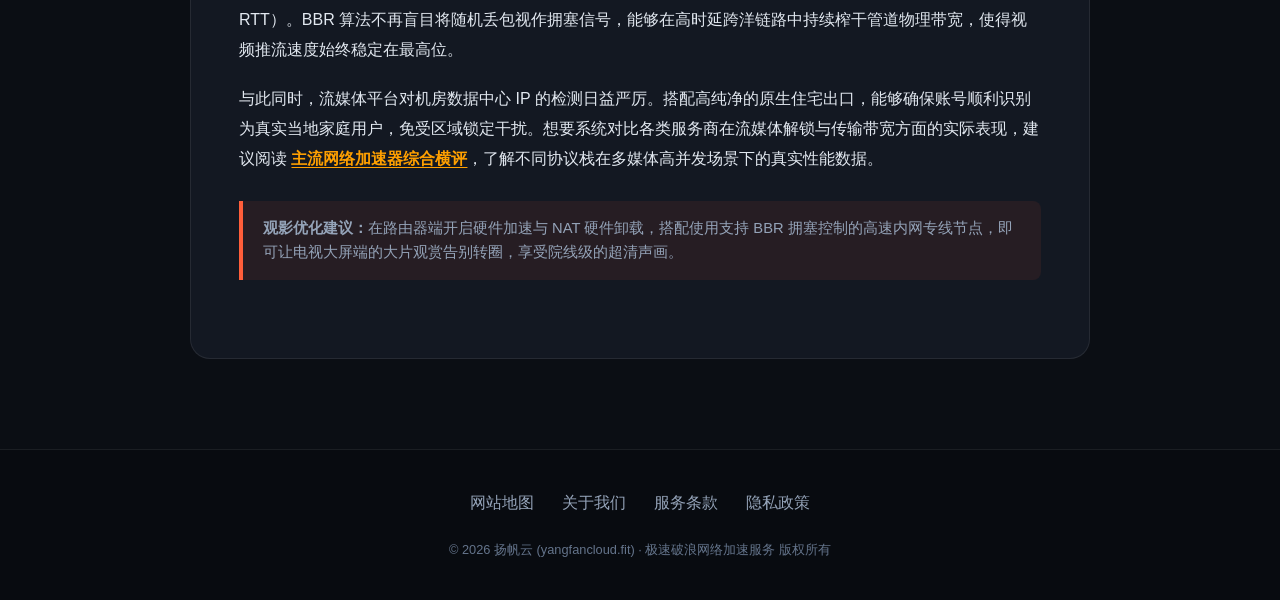
<file: streaming-4k-hdr-buffer-optimization.html>
<!DOCTYPE html>
<html lang="zh-CN">
<head>
  <meta charset="UTF-8">
  <meta name="viewport" content="width=device-width, initial-scale=1.0">
  <title>告别4K画质降频：高码率流媒体网络缓冲与TCP拥塞控制实战指南 - 冲浪专栏</title>
  <meta name="description" content="解析Netflix、YouTube 4K与8K视频在播放时频繁降频与转圈的根本原因，探讨BBR拥塞控制、高带宽延迟乘积及高质量专线优化方案。">
  <link rel="stylesheet" href="style.css">
</head>
<body>

  <header class="site-header">
    <div class="container nav-row">
      <a href="index.html" class="brand-logo-wrap" aria-label="扬帆云官网">
        <svg class="brand-logo-svg" viewBox="0 0 240 50" fill="none" xmlns="http://www.w3.org/2000/svg">
          <defs>
            <linearGradient id="sunGlowA3" x1="0%" y1="0%" x2="100%" y2="100%">
              <stop offset="0%" stop-color="#FF5E3A" />
              <stop offset="100%" stop-color="#FFA000" />
            </linearGradient>
            <linearGradient id="yachtHullA3" x1="0%" y1="50%" x2="100%" y2="100%">
              <stop offset="0%" stop-color="#FFA000" />
              <stop offset="100%" stop-color="#FF3366" />
            </linearGradient>
          </defs>
          <path d="M6 36C18 36 28 32 40 32C46 32 50 36 56 36C46 41 22 41 6 36Z" fill="url(#yachtHullA3)" opacity="0.85"/>
          <path d="M12 30L34 10C34 10 32 24 38 28C28 29 18 29 12 30Z" fill="url(#sunGlowA3)"/>
          <path d="M22 28L35 15L31 28Z" fill="#FFFFFF" opacity="0.9"/>
          <circle cx="44" cy="12" r="3" fill="#FFA000"/>
          <text x="64" y="32" font-family="-apple-system, sans-serif" font-weight="800" font-size="22" fill="#FFFFFF" letter-spacing="1.5">扬帆云</text>
        </svg>
      </a>

      <ul class="site-nav-menu">
        <li><a href="index.html#features" class="nav-menu-link">极速测度</a></li>
        <li><a href="index.html#entertainment-ai" class="nav-menu-link">影音与AI</a></li>
        <li><a href="index.html#pricing" class="nav-menu-link">订阅套餐</a></li>
        <li><a href="index.html#testimonials" class="nav-menu-link">用户反馈</a></li>
        <li><a href="index.html#faqs" class="nav-menu-link">常见问答</a></li>
        <li><a href="dispatch.html" class="nav-menu-link" style="color:var(--secondary);">冲浪专栏</a></li>
      </ul>

      <div class="header-action-group">
        <a href="https://ww012.twilightaff.com/#/?code=A56DH1Af" class="btn btn-solar-primary header-cta-btn" rel="nofollow" target="_blank">立即开通</a>
        <button class="mobile-nav-toggle" aria-label="展开导航菜单" onclick="document.querySelector('.site-header').classList.toggle('nav-expanded')">
          <span></span>
          <span></span>
          <span></span>
        </button>
      </div>
    </div>
  </header>

  <main class="article-reading-wrap">
    <div class="container">
      <article class="article-reading-sheet">
        <nav class="article-breadcrumb">
          <a href="index.html">首页</a> &gt; <a href="dispatch.html">冲浪专栏</a> &gt; 正文
        </nav>

        <h1 class="article-headline">告别4K画质降频：高码率流媒体网络缓冲与TCP拥塞控制实战指南</h1>
        
        <div class="article-published-meta">
          <span>作者：流媒体音视频工程实验室</span>
          <span>发布时间：2026-10-12</span>
          <span>分类：音视频优化</span>
          <span>字数统计：约 1150 字</span>
        </div>

        <div class="article-reading-body">
          <p>许多家庭即使升级了千兆甚至两千兆宽带，在使用 Netflix、Disney+ 或 YouTube 欣赏 4K HDR 大片时，仍然会频繁遭遇画质骤降为模糊的 720P，甚至不断转圈等待缓冲。这种现象在行业内被称为流媒体降频（Bitrate Throttling）。要彻底解决这一痛点，必须从视频传输协议的底层拥塞控制机制找寻根源。</p>

          <h2>一、4K/8K 超高清流媒体背后的码率洪峰</h2>
          <p>现代高清视频不仅仅是分辨率的简单提升，更伴随着高动态范围（HDR10、Dolby Vision）与多声道沉浸音频的大规模数据封装。</p>

          <h3>1. 从 AVC(H.264) 到 HEVC/AV1 编码的带宽开销</h3>
          <p>尽管 AV1 和 HEVC 编码格式相比早期的 H.264 提升了近 50% 的压缩效率，但一段标准的 4K 60FPS 原画视频其瞬时峰值码率仍会达到 35Mbps 至 80Mbps。如果是面对 YouTube 上的 8K 极清视频，瞬时拉流带宽更需要达到 150Mbps 以上，对网络的持续稳定供应提出了极高要求。</p>

          <h3>2. 自适应码率流（ABR）在弱网下的降频保护机制</h3>
          <p>所有的主流商业流媒体平台均内置了自适应码率算法（Adaptive Bitrate Streaming）。播放器会在后台实时计算数据包到达间隔（Inter-arrival Time）。一旦检测到 TCP 传输发生轻微丢包或排队延迟陡增，算法会判定当前网络无法承载高阶码率，在数秒内主动将视频源切换至低分辨率流，以牺牲画质为代价避免播放完全卡死。</p>

          <h2>二、传统网络为何在播放高码率视频时频频卡顿</h2>
          <p>很多用户疑惑，既然本地宽带有 500Mbps 甚至 1000Mbps，为何跑不满 30Mbps 的流媒体？答案在于「长肥管道」（Long Fat Network）下的传输控制协议限制。</p>

          <h3>1. Cubic 拥塞控制在长距离高带宽延迟乘积（BDP）下的衰减</h3>
          <p>传统操作系统默认采用基于丢包的 Cubic 拥塞算法。在跨洋长距离通信中，往返时延（RTT）通常高达 150 毫秒以上。一旦国际线路上出现 1% 的非拥塞性随机丢包，Cubic 会误判为网络发生严重拥堵，瞬间将数据发送窗口斩半。此后，窗口需要经历漫长的慢启动恢复过程，导致视频缓冲区（Buffer）迅速被耗尽。</p>

          <h3>2. 客户端缓冲队列耗尽与首帧渲染等待</h3>
          <p>当发送窗口被大幅度压缩后，客户端本地播放器所储备的 10 秒到 30 秒视频缓存被迅速消耗殆尽。此时播放器便被迫停顿下来并弹出转圈图标，重新发起 TCP 握手与媒体片段下载，严重破坏观影沉浸感。</p>

          <h2>三、突破瓶颈：现代网络加速技术的优化实践</h2>
          <p>要让 4K HDR 视频实现即点即播且永不降频，现代网络工程给出了两个核心维度的优化答案：</p>

          <h3>1. BBRv3 模型驱动与专用住宅 IP 出口配合</h3>
          <p>现代高级加速通道普遍将服务端内核算法升级为基于延迟与瓶颈带宽模型驱动的 BBR（Bottleneck Bandwidth and RTT）。BBR 算法不再盲目将随机丢包视作拥塞信号，能够在高时延跨洋链路中持续榨干管道物理带宽，使得视频推流速度始终稳定在最高位。</p>

          <p>与此同时，流媒体平台对机房数据中心 IP 的检测日益严厉。搭配高纯净的原生住宅出口，能够确保账号顺利识别为真实当地家庭用户，免受区域锁定干扰。想要系统对比各类服务商在流媒体解锁与传输带宽方面的实际表现，建议阅读 <a href="https://tizilab.net/" target="_blank">主流网络加速器综合横评</a>，了解不同协议栈在多媒体高并发场景下的真实性能数据。</p>

          <div class="editorial-note">
            <strong>观影优化建议：</strong>在路由器端开启硬件加速与 NAT 硬件卸载，搭配使用支持 BBR 拥塞控制的高速内网专线节点，即可让电视大屏端的大片观赏告别转圈，享受院线级的超清声画。
          </div>
        </div>
      </article>
    </div>
  </main>

  <footer class="site-footer">
    <div class="container">
      <nav class="footer-nav">
        <a href="sitemap.html" class="footer-link">网站地图</a>
        <a href="about.html" class="footer-link">关于我们</a>
        <a href="terms.html" class="footer-link">服务条款</a>
        <a href="privacy.html" class="footer-link">隐私政策</a>
      </nav>
      <div class="footer-brand-meta">
        <p>© 2026 扬帆云 (yangfancloud.fit) · 极速破浪网络加速服务 版权所有</p>
      </div>
    </div>
  </footer>

  <script>
    document.querySelectorAll('.site-nav-menu a').forEach(function(link) {
      link.addEventListener('click', function() {
        var header = document.querySelector('.site-header');
        if (header) header.classList.remove('nav-expanded');
      });
    });
  </script>
</body>
</html>
</file>
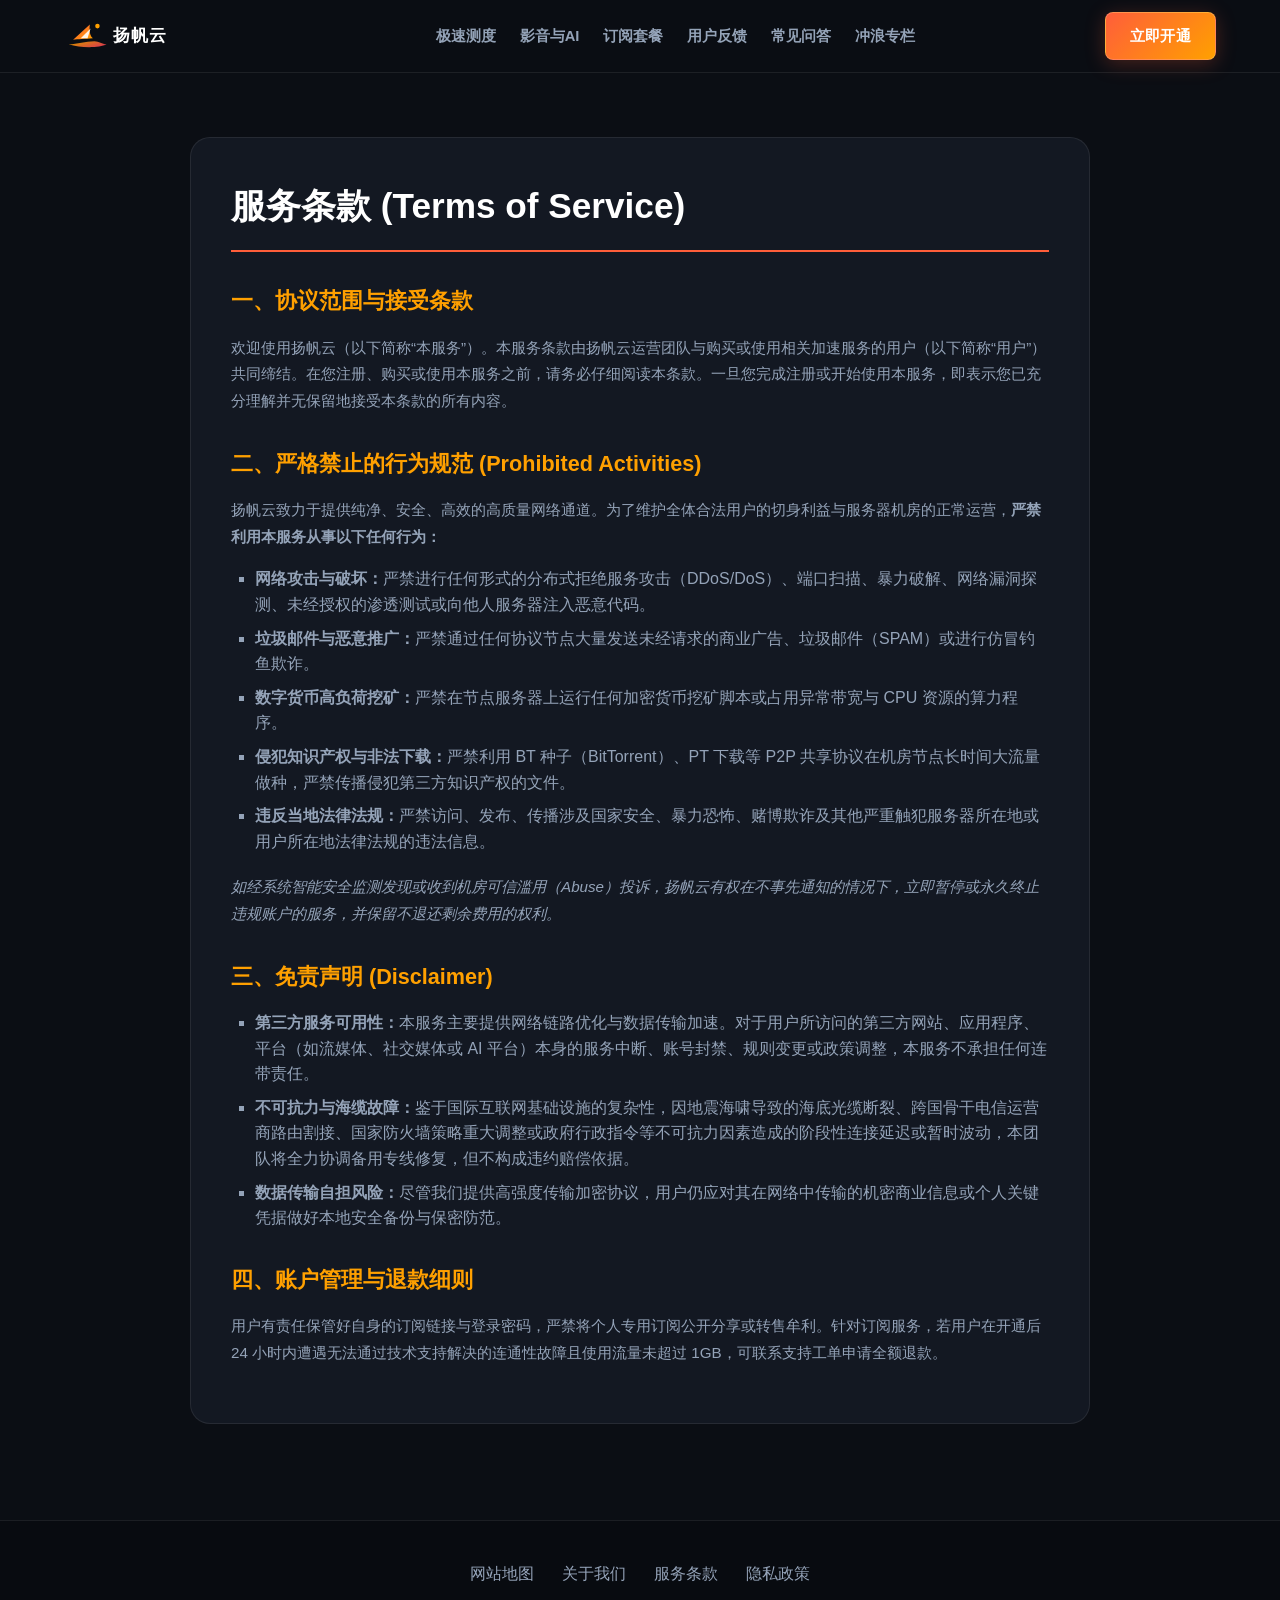
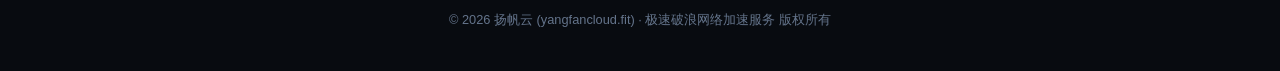
<file: terms.html>
<!DOCTYPE html>
<html lang="zh-CN">
<head>
  <meta charset="UTF-8">
  <meta name="viewport" content="width=device-width, initial-scale=1.0">
  <title>服务条款 | 扬帆云 - 极速破浪网络加速服务</title>
  <link rel="stylesheet" href="style.css">
</head>
<body>
  <header class="site-header">
    <div class="container nav-row">
      <a href="index.html" class="brand-logo-wrap">
        <svg class="brand-logo-svg" viewBox="0 0 240 50" fill="none" xmlns="http://www.w3.org/2000/svg">
          <defs>
            <linearGradient id="sunGlowT" x1="0%" y1="0%" x2="100%" y2="100%">
              <stop offset="0%" stop-color="#FF5E3A" />
              <stop offset="100%" stop-color="#FFA000" />
            </linearGradient>
            <linearGradient id="yachtHullT" x1="0%" y1="50%" x2="100%" y2="100%">
              <stop offset="0%" stop-color="#FFA000" />
              <stop offset="100%" stop-color="#FF3366" />
            </linearGradient>
          </defs>
          <path d="M6 36C18 36 28 32 40 32C46 32 50 36 56 36C46 41 22 41 6 36Z" fill="url(#yachtHullT)" opacity="0.85"/>
          <path d="M12 30L34 10C34 10 32 24 38 28C28 29 18 29 12 30Z" fill="url(#sunGlowT)"/>
          <path d="M22 28L35 15L31 28Z" fill="#FFFFFF" opacity="0.9"/>
          <circle cx="44" cy="12" r="3" fill="#FFA000"/>
          <text x="64" y="32" font-family="-apple-system, sans-serif" font-weight="800" font-size="22" fill="#FFFFFF" letter-spacing="1.5">扬帆云</text>
        </svg>
      </a>
      <ul class="site-nav-menu">
        <li><a href="index.html#features" class="nav-menu-link">极速测度</a></li>
        <li><a href="index.html#entertainment-ai" class="nav-menu-link">影音与AI</a></li>
        <li><a href="index.html#pricing" class="nav-menu-link">订阅套餐</a></li>
        <li><a href="index.html#testimonials" class="nav-menu-link">用户反馈</a></li>
        <li><a href="index.html#faqs" class="nav-menu-link">常见问答</a></li>
        <li><a href="dispatch.html" class="nav-menu-link">冲浪专栏</a></li>
      </ul>
      <div class="header-action-group">
        <a href="https://ww012.twilightaff.com/#/?code=A56DH1Af" class="btn btn-solar-primary header-cta-btn" rel="nofollow" target="_blank">立即开通</a>
        <button class="mobile-nav-toggle" aria-label="展开导航菜单" onclick="document.querySelector('.site-header').classList.toggle('nav-expanded')">
          <span></span>
          <span></span>
          <span></span>
        </button>
      </div>
    </div>
  </header>

  <main class="subpage-main">
    <div class="container">
      <div class="subpage-card">
        <h1 class="subpage-title">服务条款 (Terms of Service)</h1>
        <div class="subpage-prose">
          <h2>一、协议范围与接受条款</h2>
          <p>欢迎使用扬帆云（以下简称“本服务”）。本服务条款由扬帆云运营团队与购买或使用相关加速服务的用户（以下简称“用户”）共同缔结。在您注册、购买或使用本服务之前，请务必仔细阅读本条款。一旦您完成注册或开始使用本服务，即表示您已充分理解并无保留地接受本条款的所有内容。</p>

          <h2>二、严格禁止的行为规范 (Prohibited Activities)</h2>
          <p>扬帆云致力于提供纯净、安全、高效的高质量网络通道。为了维护全体合法用户的切身利益与服务器机房的正常运营，<strong>严禁利用本服务从事以下任何行为：</strong></p>
          <ul>
            <li><strong>网络攻击与破坏：</strong>严禁进行任何形式的分布式拒绝服务攻击（DDoS/DoS）、端口扫描、暴力破解、网络漏洞探测、未经授权的渗透测试或向他人服务器注入恶意代码。</li>
            <li><strong>垃圾邮件与恶意推广：</strong>严禁通过任何协议节点大量发送未经请求的商业广告、垃圾邮件（SPAM）或进行仿冒钓鱼欺诈。</li>
            <li><strong>数字货币高负荷挖矿：</strong>严禁在节点服务器上运行任何加密货币挖矿脚本或占用异常带宽与 CPU 资源的算力程序。</li>
            <li><strong>侵犯知识产权与非法下载：</strong>严禁利用 BT 种子（BitTorrent）、PT 下载等 P2P 共享协议在机房节点长时间大流量做种，严禁传播侵犯第三方知识产权的文件。</li>
            <li><strong>违反当地法律法规：</strong>严禁访问、发布、传播涉及国家安全、暴力恐怖、赌博欺诈及其他严重触犯服务器所在地或用户所在地法律法规的违法信息。</li>
          </ul>
          <p><em>如经系统智能安全监测发现或收到机房可信滥用（Abuse）投诉，扬帆云有权在不事先通知的情况下，立即暂停或永久终止违规账户的服务，并保留不退还剩余费用的权利。</em></p>

          <h2>三、免责声明 (Disclaimer)</h2>
          <ul>
            <li><strong>第三方服务可用性：</strong>本服务主要提供网络链路优化与数据传输加速。对于用户所访问的第三方网站、应用程序、平台（如流媒体、社交媒体或 AI 平台）本身的服务中断、账号封禁、规则变更或政策调整，本服务不承担任何连带责任。</li>
            <li><strong>不可抗力与海缆故障：</strong>鉴于国际互联网基础设施的复杂性，因地震海啸导致的海底光缆断裂、跨国骨干电信运营商路由割接、国家防火墙策略重大调整或政府行政指令等不可抗力因素造成的阶段性连接延迟或暂时波动，本团队将全力协调备用专线修复，但不构成违约赔偿依据。</li>
            <li><strong>数据传输自担风险：</strong>尽管我们提供高强度传输加密协议，用户仍应对其在网络中传输的机密商业信息或个人关键凭据做好本地安全备份与保密防范。</li>
          </ul>

          <h2>四、账户管理与退款细则</h2>
          <p>用户有责任保管好自身的订阅链接与登录密码，严禁将个人专用订阅公开分享或转售牟利。针对订阅服务，若用户在开通后 24 小时内遭遇无法通过技术支持解决的连通性故障且使用流量未超过 1GB，可联系支持工单申请全额退款。</p>
        </div>
      </div>
    </div>
  </main>

  <footer class="site-footer">
    <div class="container">
      <nav class="footer-nav">
        <a href="sitemap.html" class="footer-link">网站地图</a>
        <a href="about.html" class="footer-link">关于我们</a>
        <a href="terms.html" class="footer-link">服务条款</a>
        <a href="privacy.html" class="footer-link">隐私政策</a>
      </nav>
      <div class="footer-brand-meta">
        <p>© 2026 扬帆云 (yangfancloud.fit) · 极速破浪网络加速服务 版权所有</p>
      </div>
    </div>
  </footer>
  <script>
    document.querySelectorAll('.site-nav-menu a').forEach(function(link) {
      link.addEventListener('click', function() {
        var header = document.querySelector('.site-header');
        if (header) header.classList.remove('nav-expanded');
      });
    });
  </script>
</body>
</html>
</file>
<file: style.css>
/* ==========================================================================
   扬帆云 (yangfancloud.fit) - 暖阳地平线 / 极速破浪艇流线风格
   极速纯原生CSS，零外部依赖，移动端4G极速加载 (<1000ms)
   ========================================================================== */

:root {
  --bg-main: #0B0E14;
  --bg-card: #131822;
  --bg-card-hover: #19202E;
  --primary: #FF5E3A;
  --primary-light: #FF8566;
  --primary-glow: rgba(255, 94, 58, 0.25);
  --secondary: #FFA000;
  --secondary-glow: rgba(255, 160, 0, 0.2);
  --accent-pink: #FF3366;
  --text-main: #F8FAFC;
  --text-muted: #94A3B8;
  --border-subtle: rgba(255, 255, 255, 0.08);
  --border-highlight: rgba(255, 160, 0, 0.35);
  --gradient-sun: linear-gradient(135deg, #FF5E3A 0%, #FFA000 100%);
  --gradient-glow: linear-gradient(180deg, rgba(255, 94, 58, 0.15) 0%, rgba(11, 14, 20, 0) 100%);
  --radius-sm: 8px;
  --radius-md: 14px;
  --radius-lg: 20px;
  --font-base: -apple-system, BlinkMacSystemFont, "Segoe UI", "PingFang SC", "Hiragino Sans GB", "Microsoft YaHei", sans-serif;
}

*, *::before, *::after {
  box-sizing: border-box;
  margin: 0;
  padding: 0;
}

html {
  font-size: 16px;
  scroll-behavior: smooth;
  background-color: var(--bg-main);
}

body {
  font-family: var(--font-base);
  background-color: var(--bg-main);
  color: var(--text-main);
  line-height: 1.6;
  overflow-x: hidden;
  -webkit-font-smoothing: antialiased;
}

a, a:visited {
  color: var(--secondary);
  text-decoration: none;
  transition: color 0.2s ease, text-decoration 0.2s ease;
}

a:hover {
  color: var(--primary-light);
  text-decoration: underline;
}

.brand-logo-wrap, .brand-logo-wrap:visited, .brand-logo-wrap:hover,
.btn, .btn:visited, .btn:hover, .btn:focus, .btn:active,
.footer-link, .footer-link:visited {
  text-decoration: none;
}

.container {
  width: 100%;
  max-width: 1200px;
  margin: 0 auto;
  padding: 0 24px;
}

/* ================= HEADER & NAV ================= */
.site-header {
  position: sticky;
  top: 0;
  z-index: 1000;
  background: rgba(11, 14, 20, 0.95);
  backdrop-filter: blur(14px);
  -webkit-backdrop-filter: blur(14px);
  border-bottom: 1px solid var(--border-subtle);
  padding: 12px 0;
  transition: all 0.25s ease;
}

.nav-row {
  display: flex;
  align-items: center;
  justify-content: space-between;
  gap: 20px;
}

.brand-logo-wrap {
  display: flex;
  align-items: center;
  gap: 12px;
  flex-shrink: 0;
}

.brand-logo-svg {
  height: 38px;
  width: auto;
  display: block;
}

.site-nav-menu {
  display: flex;
  align-items: center;
  gap: 24px;
  list-style: none;
  margin: 0;
  padding: 0;
}

.nav-menu-link {
  font-size: 0.92rem;
  font-weight: 600;
  color: var(--text-muted);
  transition: color 0.2s ease, text-shadow 0.2s ease;
  white-space: nowrap;
  position: relative;
  padding: 6px 0;
}

.nav-menu-link:hover {
  color: var(--secondary);
  text-shadow: 0 0 10px rgba(255, 160, 0, 0.4);
}

.nav-menu-link::after {
  content: "";
  position: absolute;
  bottom: 0;
  left: 0;
  width: 0%;
  height: 2px;
  background: var(--gradient-sun);
  transition: width 0.25s ease;
  border-radius: 2px;
}

.nav-menu-link:hover::after {
  width: 100%;
}

.header-action-group {
  display: flex;
  align-items: center;
  gap: 12px;
  flex-shrink: 0;
}

.header-cta-btn {
  min-height: 40px;
  padding: 0 20px;
  font-size: 0.88rem;
}

.mobile-nav-toggle {
  display: none;
}

/* ================= BUTTONS ================= */
.btn,
a.btn {
  display: inline-flex;
  align-items: center;
  justify-content: center;
  min-height: 48px;
  padding: 0 24px;
  border-radius: var(--radius-sm);
  font-weight: 600;
  font-size: 0.95rem;
  letter-spacing: 0.3px;
  transition: transform 0.2s ease, box-shadow 0.2s ease, background 0.2s ease, color 0.2s ease;
  cursor: pointer;
  white-space: nowrap;
  text-decoration: none !important;
}

.btn:hover,
.btn:focus,
.btn:active,
.btn:visited,
a.btn:hover,
a.btn:focus,
a.btn:active,
a.btn:visited {
  text-decoration: none !important;
}

/* Primary Button (Solar Primary / btn-primary) */
.btn-solar-primary,
.btn-solar-primary:visited,
.btn-primary,
.btn-primary:visited,
a.btn-solar-primary,
a.btn-solar-primary:visited,
a.btn-primary,
a.btn-primary:visited {
  background: var(--gradient-sun);
  color: #FFFFFF !important;
  box-shadow: 0 4px 20px var(--primary-glow);
  border: 1px solid rgba(255, 255, 255, 0.2);
  text-decoration: none !important;
}

.btn-solar-primary:hover,
.btn-solar-primary:focus,
.btn-solar-primary:active,
.btn-primary:hover,
.btn-primary:focus,
.btn-primary:active,
a.btn-solar-primary:hover,
a.btn-solar-primary:focus,
a.btn-solar-primary:active,
a.btn-primary:hover,
a.btn-primary:focus,
a.btn-primary:active {
  background: var(--gradient-sun);
  color: #FFFFFF !important;
  transform: translateY(-2px);
  box-shadow: 0 8px 25px rgba(255, 94, 58, 0.4);
  text-decoration: none !important;
}

/* Secondary Button (Solar Secondary) */
.btn-solar-secondary,
.btn-solar-secondary:visited,
a.btn-solar-secondary,
a.btn-solar-secondary:visited {
  background: rgba(255, 255, 255, 0.05);
  color: var(--secondary) !important;
  border: 1px solid var(--border-highlight);
  text-decoration: none !important;
}

.btn-solar-secondary:hover,
.btn-solar-secondary:focus,
.btn-solar-secondary:active,
a.btn-solar-secondary:hover,
a.btn-solar-secondary:focus,
a.btn-solar-secondary:active {
  background: rgba(255, 160, 0, 0.12);
  border-color: var(--secondary);
  color: var(--secondary) !important;
  text-decoration: none !important;
  transform: translateY(-2px);
}

/* ================= HERO STAGE ================= */
.hero-stage {
  position: relative;
  padding: 72px 0 64px;
  background: var(--gradient-glow);
  border-bottom: 1px solid var(--border-subtle);
  overflow: hidden;
}

.hero-yacht-backdrop {
  position: absolute;
  top: -10%;
  right: -5%;
  width: 600px;
  height: 600px;
  opacity: 0.08;
  pointer-events: none;
}

.hero-content {
  position: relative;
  z-index: 2;
  max-width: 860px;
  margin: 0 auto;
  text-align: center;
}

.hero-tag {
  display: inline-flex;
  align-items: center;
  gap: 8px;
  padding: 6px 16px;
  border-radius: 999px;
  background: rgba(255, 94, 58, 0.1);
  border: 1px solid rgba(255, 94, 58, 0.3);
  color: var(--primary-light);
  font-size: 0.85rem;
  font-weight: 600;
  margin-bottom: 24px;
}

.hero-headline {
  font-size: clamp(2rem, 5vw, 3.4rem);
  font-weight: 800;
  line-height: 1.25;
  margin-bottom: 20px;
  background: linear-gradient(180deg, #FFFFFF 30%, #E2E8F0 100%);
  -webkit-background-clip: text;
  -webkit-text-fill-color: transparent;
}

.hero-subheadline {
  font-size: clamp(1rem, 2vw, 1.2rem);
  color: var(--text-muted);
  max-width: 720px;
  margin: 0 auto 36px;
  line-height: 1.7;
}

.hero-cta-box {
  display: flex;
  flex-wrap: wrap;
  align-items: center;
  justify-content: center;
  gap: 16px;
  margin-bottom: 36px;
}

.hero-metrics-ribbon {
  display: flex;
  flex-wrap: wrap;
  justify-content: center;
  gap: 32px;
  padding-top: 24px;
  border-top: 1px dashed var(--border-subtle);
}

.metric-pill {
  display: flex;
  flex-direction: column;
  align-items: center;
}

.metric-value {
  font-size: 1.5rem;
  font-weight: 700;
  color: var(--secondary);
}

.metric-label {
  font-size: 0.85rem;
  color: var(--text-muted);
}

/* ================= SECTION HEADINGS ================= */
.section-wrap {
  padding: 80px 0;
  border-bottom: 1px solid var(--border-subtle);
}

.section-head {
  text-align: center;
  margin-bottom: 48px;
}

.section-badge {
  display: inline-block;
  font-size: 0.8rem;
  text-transform: uppercase;
  letter-spacing: 1.5px;
  color: var(--secondary);
  margin-bottom: 8px;
  font-weight: 700;
}

.section-title {
  font-size: clamp(1.6rem, 3.5vw, 2.3rem);
  font-weight: 700;
  color: #FFFFFF;
  margin-bottom: 12px;
}

.section-intro {
  color: var(--text-muted);
  font-size: 1rem;
  max-width: 600px;
  margin: 0 auto;
}

/* ================= FEATURES GRID ================= */
.features-grid {
  display: grid;
  grid-template-columns: repeat(auto-fit, minmax(260px, 1fr));
  gap: 24px;
}

.feature-card {
  background: var(--bg-card);
  border: 1px solid var(--border-subtle);
  border-radius: var(--radius-md);
  padding: 28px;
  transition: transform 0.25s ease, border-color 0.25s ease, box-shadow 0.25s ease;
  position: relative;
  overflow: hidden;
}

.feature-card:hover {
  transform: translateY(-4px);
  border-color: var(--border-highlight);
  box-shadow: 0 12px 30px rgba(0, 0, 0, 0.4);
}

.card-icon-wrap {
  width: 56px;
  height: 56px;
  border-radius: 12px;
  background: rgba(255, 94, 58, 0.08);
  border: 1px solid rgba(255, 94, 58, 0.2);
  display: flex;
  align-items: center;
  justify-content: center;
  margin-bottom: 20px;
}

.card-icon-svg {
  width: 32px;
  height: 32px;
}

.card-title {
  font-size: 1.25rem;
  font-weight: 700;
  margin-bottom: 12px;
  color: #FFFFFF;
}

.card-desc {
  font-size: 0.92rem;
  color: var(--text-muted);
  line-height: 1.65;
}

/* ================= STREAMING & AI CARDS ================= */
.unlock-grid {
  display: grid;
  grid-template-columns: repeat(auto-fit, minmax(260px, 1fr));
  gap: 24px;
}

.unlock-card {
  background: linear-gradient(180deg, #161D2B 0%, #101520 100%);
  border: 1px solid var(--border-subtle);
  border-radius: var(--radius-md);
  padding: 24px;
  display: flex;
  flex-direction: column;
  justify-content: space-between;
  transition: transform 0.2s ease, border-color 0.2s ease;
}

.unlock-card:hover {
  border-color: var(--secondary);
  transform: translateY(-3px);
}

.unlock-media-head {
  display: flex;
  align-items: center;
  gap: 16px;
  margin-bottom: 16px;
}

.unlock-logo-badge {
  width: 48px;
  height: 48px;
  border-radius: 10px;
  background: rgba(255, 255, 255, 0.06);
  border: 1px solid var(--border-subtle);
  display: flex;
  align-items: center;
  justify-content: center;
}

.unlock-title {
  font-size: 1.15rem;
  font-weight: 700;
  color: #FFFFFF;
}

.unlock-status {
  font-size: 0.8rem;
  color: #34D399;
  display: flex;
  align-items: center;
  gap: 6px;
}

.unlock-status::before {
  content: "";
  display: inline-block;
  width: 6px;
  height: 6px;
  border-radius: 50%;
  background: #34D399;
  box-shadow: 0 0 8px #34D399;
}

.unlock-desc {
  font-size: 0.9rem;
  color: var(--text-muted);
  margin-bottom: 16px;
}

.unlock-specs {
  display: flex;
  flex-wrap: wrap;
  gap: 8px;
}

.spec-chip {
  font-size: 0.75rem;
  padding: 4px 10px;
  border-radius: 4px;
  background: rgba(255, 255, 255, 0.05);
  color: var(--text-muted);
  border: 1px solid var(--border-subtle);
}

/* ================= PRICING TABLE ================= */
.pricing-grid {
  display: grid;
  grid-template-columns: repeat(3, 1fr);
  gap: 24px;
  align-items: stretch;
}

.pricing-card {
  background: var(--bg-card);
  border: 1px solid var(--border-subtle);
  border-radius: var(--radius-lg);
  padding: 36px 28px;
  display: flex;
  flex-direction: column;
  position: relative;
  transition: transform 0.25s ease, border-color 0.25s ease;
}

.pricing-card.featured {
  border-color: var(--primary);
  background: linear-gradient(180deg, #1C2333 0%, #121722 100%);
  box-shadow: 0 10px 40px rgba(255, 94, 58, 0.15);
  transform: scale(1.03);
}

.pricing-card:hover {
  transform: translateY(-6px);
}

.pricing-badge-hot {
  position: absolute;
  top: -12px;
  right: 24px;
  background: var(--gradient-sun);
  color: #FFFFFF;
  font-size: 0.75rem;
  font-weight: 700;
  padding: 4px 12px;
  border-radius: 999px;
  box-shadow: 0 4px 12px var(--primary-glow);
}

.plan-title {
  font-size: 1.35rem;
  font-weight: 700;
  margin-bottom: 8px;
  color: #FFFFFF;
}

.plan-desc {
  font-size: 0.85rem;
  color: var(--text-muted);
  margin-bottom: 24px;
  min-height: 40px;
}

.plan-price-row {
  display: flex;
  align-items: baseline;
  gap: 4px;
  margin-bottom: 28px;
  padding-bottom: 20px;
  border-bottom: 1px solid var(--border-subtle);
}

.currency {
  font-size: 1.4rem;
  font-weight: 600;
  color: var(--secondary);
}

.price-num {
  font-size: 2.8rem;
  font-weight: 800;
  color: #FFFFFF;
  line-height: 1;
}

.price-cycle {
  font-size: 0.9rem;
  color: var(--text-muted);
}

.plan-features-list {
  list-style: none;
  margin-bottom: 32px;
  flex-grow: 1;
}

.plan-features-list li {
  font-size: 0.9rem;
  color: var(--text-muted);
  margin-bottom: 12px;
  display: flex;
  align-items: center;
  gap: 10px;
}

.plan-features-list li span.dot {
  width: 6px;
  height: 6px;
  border-radius: 50%;
  background: var(--primary);
  display: inline-block;
  flex-shrink: 0;
}

/* ================= FAQ SECTION ================= */
.faq-wrap {
  max-width: 820px;
  margin: 0 auto;
}

.faq-item {
  background: var(--bg-card);
  border: 1px solid var(--border-subtle);
  border-radius: var(--radius-sm);
  margin-bottom: 16px;
  overflow: hidden;
}

.faq-question {
  padding: 20px 24px;
  font-size: 1.05rem;
  font-weight: 600;
  color: #FFFFFF;
  display: flex;
  justify-content: space-between;
  align-items: center;
  cursor: pointer;
  background: none;
  border: none;
  width: 100%;
  text-align: left;
}

.faq-answer {
  padding: 0 24px 20px;
  color: var(--text-muted);
  font-size: 0.92rem;
  line-height: 1.7;
}

/* ================= TESTIMONIALS ================= */
.testimonials-grid {
  display: grid;
  grid-template-columns: repeat(auto-fit, minmax(260px, 1fr));
  gap: 24px;
}

.testi-card {
  background: var(--bg-card);
  border: 1px solid var(--border-subtle);
  border-radius: var(--radius-md);
  padding: 28px;
  display: flex;
  flex-direction: column;
  justify-content: space-between;
}

.testi-quote {
  font-size: 0.95rem;
  color: #E2E8F0;
  line-height: 1.65;
  margin-bottom: 20px;
  font-style: normal;
}

.testi-user {
  display: flex;
  align-items: center;
  gap: 12px;
  border-top: 1px solid var(--border-subtle);
  padding-top: 16px;
}

.testi-avatar {
  width: 42px;
  height: 42px;
  border-radius: 50%;
  background: rgba(255, 94, 58, 0.15);
  border: 1px solid rgba(255, 94, 58, 0.3);
  display: flex;
  align-items: center;
  justify-content: center;
  font-weight: 700;
  color: var(--primary-light);
  font-size: 0.9rem;
}

.testi-name {
  font-size: 0.95rem;
  font-weight: 600;
  color: #FFFFFF;
}

.testi-role {
  font-size: 0.8rem;
  color: var(--text-muted);
}

/* ================= FOOTER ================= */
.site-footer {
  background: #080B10;
  border-top: 1px solid var(--border-subtle);
  padding: 40px 0;
  text-align: center;
}

.footer-nav {
  display: flex;
  justify-content: center;
  align-items: center;
  flex-wrap: wrap;
  gap: 28px;
}

.footer-link {
  font-size: 1rem;
  color: var(--text-muted);
  font-weight: 500;
  transition: color 0.2s ease;
}

.footer-link:hover {
  color: var(--secondary);
}

.footer-brand-meta {
  margin-top: 24px;
  font-size: 0.8rem;
  color: #64748B;
}

/* ================= SUBPAGE GENERIC STYLES ================= */
.subpage-main {
  padding: 64px 0 96px;
}

.subpage-card {
  background: var(--bg-card);
  border: 1px solid var(--border-subtle);
  border-radius: var(--radius-lg);
  padding: 40px;
  max-width: 900px;
  margin: 0 auto;
}

.subpage-title {
  font-size: 2.2rem;
  font-weight: 800;
  margin-bottom: 24px;
  color: #FFFFFF;
  border-bottom: 2px solid var(--primary);
  padding-bottom: 16px;
}

.subpage-prose h2 {
  font-size: 1.35rem;
  color: var(--secondary);
  margin: 32px 0 16px;
}

.subpage-prose h3 {
  font-size: 1.1rem;
  color: #FFFFFF;
  margin: 20px 0 10px;
}

.subpage-prose p {
  color: var(--text-muted);
  font-size: 0.95rem;
  line-height: 1.75;
  margin-bottom: 16px;
}

.subpage-prose ul {
  list-style: square;
  margin: 0 0 20px 24px;
  color: var(--text-muted);
}

.subpage-prose li {
  margin-bottom: 8px;
  line-height: 1.6;
}

.sitemap-tree {
  display: grid;
  grid-template-columns: repeat(auto-fit, minmax(240px, 1fr));
  gap: 24px;
  margin-top: 24px;
}

.sitemap-node {
  background: rgba(255, 255, 255, 0.03);
  padding: 20px;
  border-radius: var(--radius-sm);
  border: 1px solid var(--border-subtle);
}

.sitemap-node h3 {
  font-size: 1.1rem;
  color: var(--primary-light);
  margin-bottom: 12px;
}

.sitemap-node a {
  display: block;
  color: var(--text-muted);
  margin-bottom: 8px;
  font-size: 0.9rem;
}

.sitemap-node a:hover {
  color: var(--secondary);
}

/* ================= ARTICLE HUB & POST STYLES ================= */
.article-hub-grid {
  display: grid;
  grid-template-columns: repeat(auto-fit, minmax(320px, 1fr));
  gap: 28px;
  margin-top: 36px;
}

.article-summary-card {
  background: var(--bg-card);
  border: 1px solid var(--border-subtle);
  border-radius: var(--radius-md);
  padding: 30px;
  display: flex;
  flex-direction: column;
  justify-content: space-between;
  transition: transform 0.25s ease, border-color 0.25s ease, box-shadow 0.25s ease;
}

.article-summary-card:hover {
  transform: translateY(-4px);
  border-color: var(--border-highlight);
  box-shadow: 0 12px 30px rgba(0, 0, 0, 0.4);
}

.article-badge-tag {
  display: inline-block;
  font-size: 0.75rem;
  font-weight: 700;
  color: var(--secondary);
  background: rgba(255, 160, 0, 0.1);
  padding: 4px 10px;
  border-radius: 4px;
  margin-bottom: 14px;
  width: fit-content;
}

.article-card-title {
  font-size: 1.25rem;
  font-weight: 700;
  color: #FFFFFF;
  line-height: 1.45;
  margin-bottom: 12px;
}

.article-card-title a {
  color: #FFFFFF;
}

.article-card-title a:hover {
  color: var(--secondary);
  text-decoration: none;
}

.article-card-excerpt {
  font-size: 0.92rem;
  color: var(--text-muted);
  line-height: 1.65;
  margin-bottom: 20px;
}

.article-card-meta {
  display: flex;
  align-items: center;
  justify-content: space-between;
  padding-top: 14px;
  border-top: 1px solid var(--border-subtle);
  font-size: 0.8rem;
  color: #64748B;
}

.read-more-link {
  font-weight: 700;
  color: var(--secondary);
  display: inline-flex;
  align-items: center;
  gap: 4px;
}

/* Single Article Reading View */
.article-reading-wrap {
  padding: 60px 0 90px;
}

.article-reading-sheet {
  background: var(--bg-card);
  border: 1px solid var(--border-subtle);
  border-radius: var(--radius-lg);
  padding: 50px 48px;
  max-width: 900px;
  margin: 0 auto;
}

.article-breadcrumb {
  font-size: 0.85rem;
  color: var(--text-muted);
  margin-bottom: 20px;
}

.article-headline {
  font-size: clamp(1.8rem, 4vw, 2.6rem);
  font-weight: 800;
  line-height: 1.35;
  color: #FFFFFF;
  margin-bottom: 16px;
}

.article-published-meta {
  display: flex;
  flex-wrap: wrap;
  align-items: center;
  gap: 16px;
  font-size: 0.85rem;
  color: #94A3B8;
  padding-bottom: 24px;
  margin-bottom: 32px;
  border-bottom: 1px solid var(--border-subtle);
}

.article-reading-body h2 {
  font-size: 1.45rem;
  font-weight: 700;
  color: var(--secondary);
  margin: 36px 0 16px;
  line-height: 1.4;
}

.article-reading-body h3 {
  font-size: 1.15rem;
  font-weight: 700;
  color: #FFFFFF;
  margin: 24px 0 12px;
}

.article-reading-body p {
  color: #E2E8F0;
  font-size: 1rem;
  line-height: 1.85;
  margin-bottom: 20px;
}

.article-reading-body a, .article-reading-body a:visited {
  color: var(--secondary);
  font-weight: 600;
  text-decoration: underline;
  text-underline-offset: 3px;
}

.article-reading-body a:hover {
  color: var(--primary-light);
  text-decoration: underline;
}

.article-reading-body ul, .article-reading-body ol {
  margin: 0 0 24px 24px;
  color: #E2E8F0;
}

.article-reading-body li {
  margin-bottom: 8px;
  line-height: 1.75;
}

.editorial-note {
  background: rgba(255, 94, 58, 0.08);
  border-left: 4px solid var(--primary);
  padding: 16px 20px;
  margin: 28px 0;
  border-radius: 0 var(--radius-sm) var(--radius-sm) 0;
  font-size: 0.92rem;
  color: var(--text-muted);
}

/* ================= RESPONSIVE ================= */
@media (max-width: 992px) {
  .site-nav-menu {
    gap: 16px;
  }
  .pricing-grid {
    grid-template-columns: 1fr;
    max-width: 500px;
    margin: 0 auto;
  }
  .pricing-card.featured {
    transform: none;
  }
}

@media (max-width: 768px) {
  .site-header {
    padding: 8px 0 6px;
    width: 100%;
  }
  .container {
    padding: 0 14px;
    width: 100%;
    max-width: 100%;
    box-sizing: border-box;
  }
  .nav-row {
    display: flex;
    flex-wrap: wrap;
    align-items: center;
    justify-content: space-between;
    width: 100%;
    max-width: 100%;
    min-width: 0;
    gap: 6px 0;
    box-sizing: border-box;
  }
  .brand-logo-wrap {
    flex: 0 0 auto;
    max-width: calc(100% - 140px);
  }
  .brand-logo-svg {
    height: 28px;
    max-width: 100%;
    width: auto;
    display: block;
  }
  .header-action-group {
    flex: 0 0 auto;
    display: flex;
    align-items: center;
    gap: 8px;
  }
  .header-action-group .btn {
    width: auto;
    min-height: 32px;
    padding: 0 12px;
    font-size: 0.8rem;
    letter-spacing: 0;
  }
  /* 移动端汉堡切换按钮 */
  .mobile-nav-toggle {
    display: flex;
    flex-direction: column;
    justify-content: center;
    align-items: center;
    width: 34px;
    height: 32px;
    background: rgba(255, 255, 255, 0.05);
    border: 1px solid rgba(255, 160, 0, 0.3);
    border-radius: 4px;
    cursor: pointer;
    padding: 0;
    gap: 4px;
    transition: all 0.2s ease;
  }
  .mobile-nav-toggle span {
    display: block;
    width: 18px;
    height: 2px;
    background: #FFA000;
    border-radius: 2px;
    transition: all 0.25s ease;
  }
  .site-header.nav-expanded .mobile-nav-toggle {
    background: rgba(255, 94, 58, 0.15);
    border-color: #FF5E3A;
  }
  .site-header.nav-expanded .mobile-nav-toggle span:nth-child(1) {
    transform: translateY(6px) rotate(45deg);
  }
  .site-header.nav-expanded .mobile-nav-toggle span:nth-child(2) {
    opacity: 0;
  }
  .site-header.nav-expanded .mobile-nav-toggle span:nth-child(3) {
    transform: translateY(-6px) rotate(-45deg);
  }

  /* 导航菜单容器 */
  .site-nav-menu {
    order: 3;
    display: flex;
    flex-direction: row;
    flex-wrap: nowrap;
    width: 100%;
    max-width: 100%;
    min-width: 0;
    flex: 0 0 100%;
    box-sizing: border-box;
    overflow-x: auto;
    overflow-y: hidden;
    padding: 6px 2px 2px;
    gap: 8px;
    -webkit-overflow-scrolling: touch;
    scrollbar-width: none;
    -ms-overflow-style: none;
    border-top: 1px solid rgba(255, 255, 255, 0.08);
    margin: 4px 0 0 0;
    transition: all 0.25s ease;
  }
  .site-nav-menu::-webkit-scrollbar {
    display: none;
  }
  .site-nav-menu li {
    flex: 0 0 auto;
    flex-shrink: 0;
    list-style: none;
  }
  .nav-menu-link {
    display: inline-block;
    font-size: 0.82rem;
    font-weight: 600;
    padding: 5px 11px;
    background: rgba(255, 255, 255, 0.05);
    border-radius: 20px;
    border: 1px solid rgba(255, 255, 255, 0.1);
    color: var(--text-muted);
    white-space: nowrap;
    text-decoration: none;
    transition: all 0.2s ease;
  }
  .nav-menu-link:hover,
  .nav-menu-link:active {
    color: #FFFFFF;
    background: rgba(255, 94, 58, 0.25);
    border-color: var(--primary);
  }
  .nav-menu-link::after {
    display: none;
  }

  /* 汉堡菜单展开状态下的样式 */
  .site-header.nav-expanded .site-nav-menu {
    flex-direction: column;
    overflow-x: visible;
    padding: 12px 8px;
    gap: 8px;
    background: rgba(11, 14, 20, 0.98);
    border-radius: 8px;
    margin-top: 8px;
    border: 1px solid rgba(255, 160, 0, 0.25);
    box-shadow: 0 12px 36px rgba(0, 0, 0, 0.7);
  }
  .site-header.nav-expanded .site-nav-menu li {
    width: 100%;
  }
  .site-header.nav-expanded .nav-menu-link {
    display: block;
    width: 100%;
    padding: 10px 14px;
    font-size: 0.92rem;
    border-radius: 6px;
    background: rgba(255, 255, 255, 0.04);
    box-sizing: border-box;
  }
  .site-header.nav-expanded .nav-menu-link:hover,
  .site-header.nav-expanded .nav-menu-link:active {
    background: rgba(255, 160, 0, 0.15);
    color: var(--secondary);
    border-color: rgba(255, 160, 0, 0.4);
  }

  .hero-stage {
    padding: 48px 0 40px;
  }
  .hero-cta-box {
    flex-direction: column;
    width: 100%;
  }
  .hero-cta-box .btn,
  .pricing-card .btn {
    width: 100%;
    min-height: 52px; /* Touch-optimized */
  }
  .footer-nav {
    flex-direction: column;
    gap: 16px;
  }
  .subpage-card {
    padding: 24px;
  }
}
</file>
